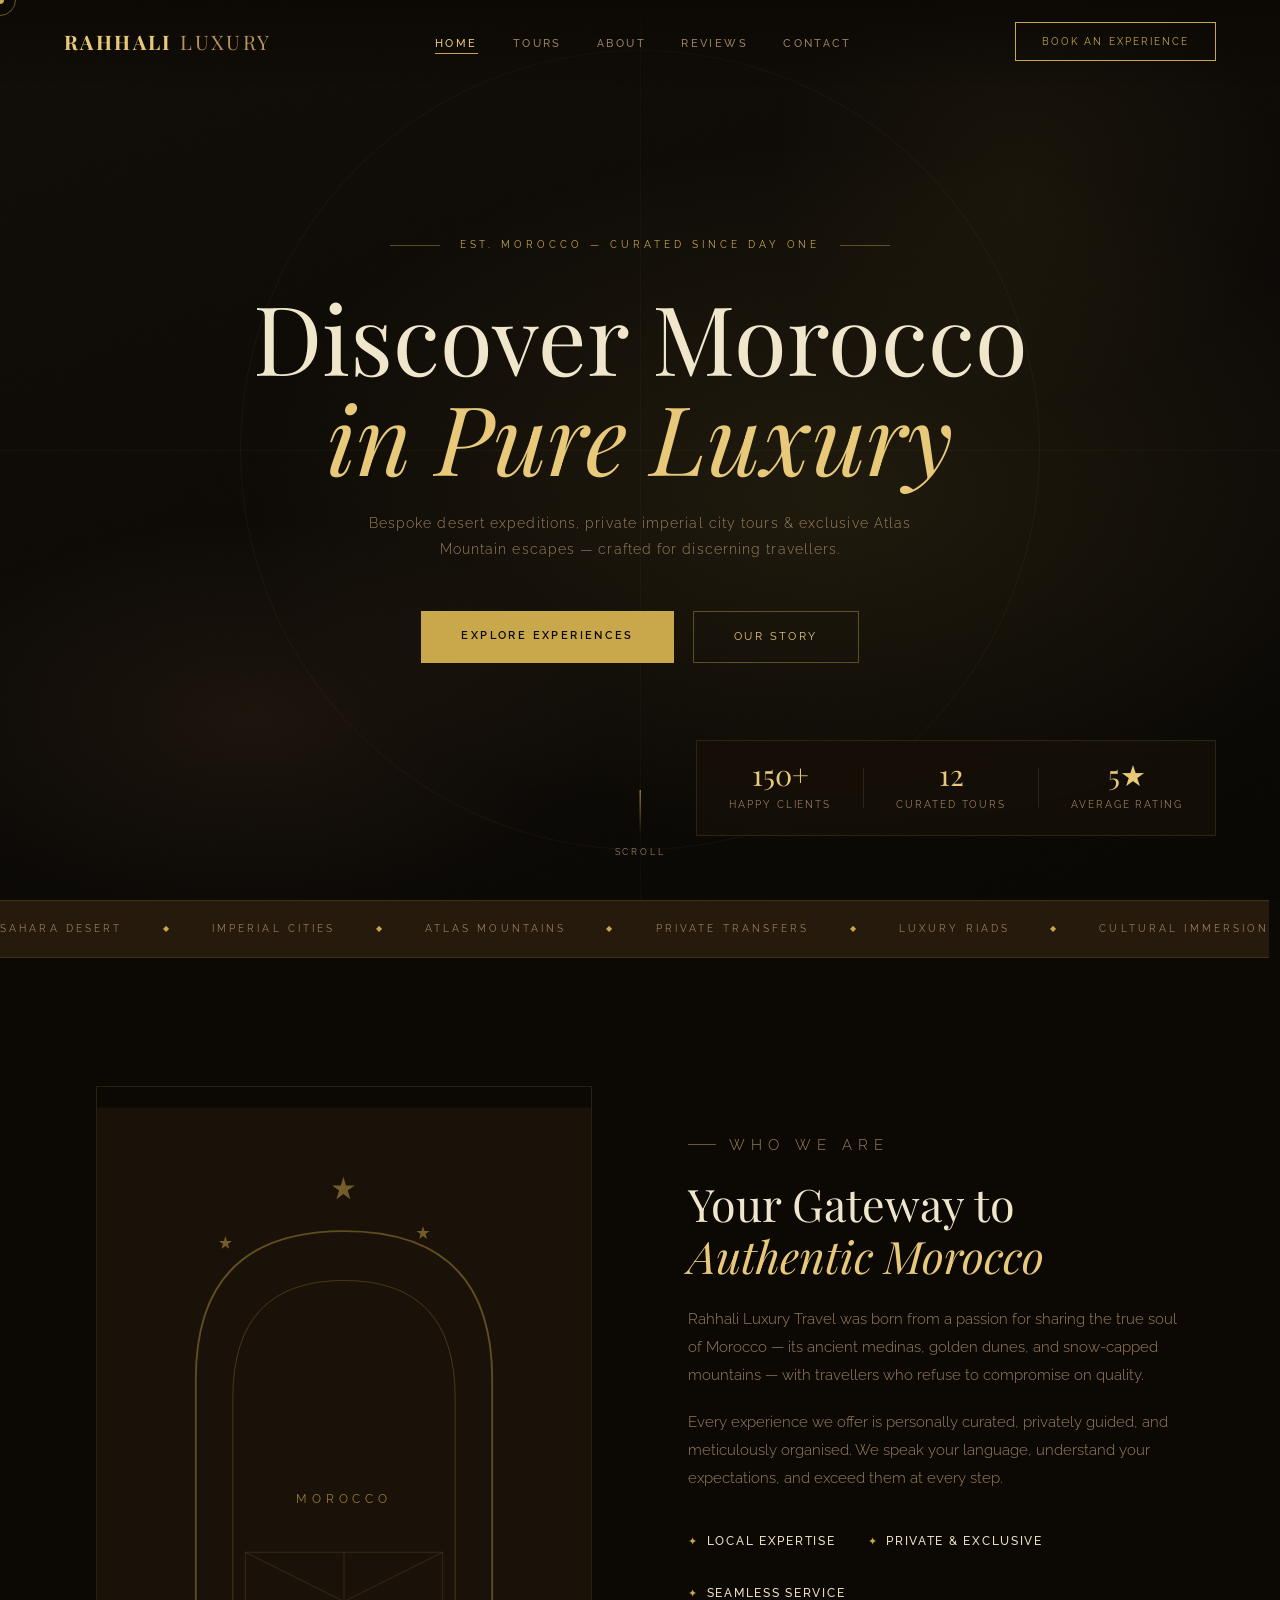
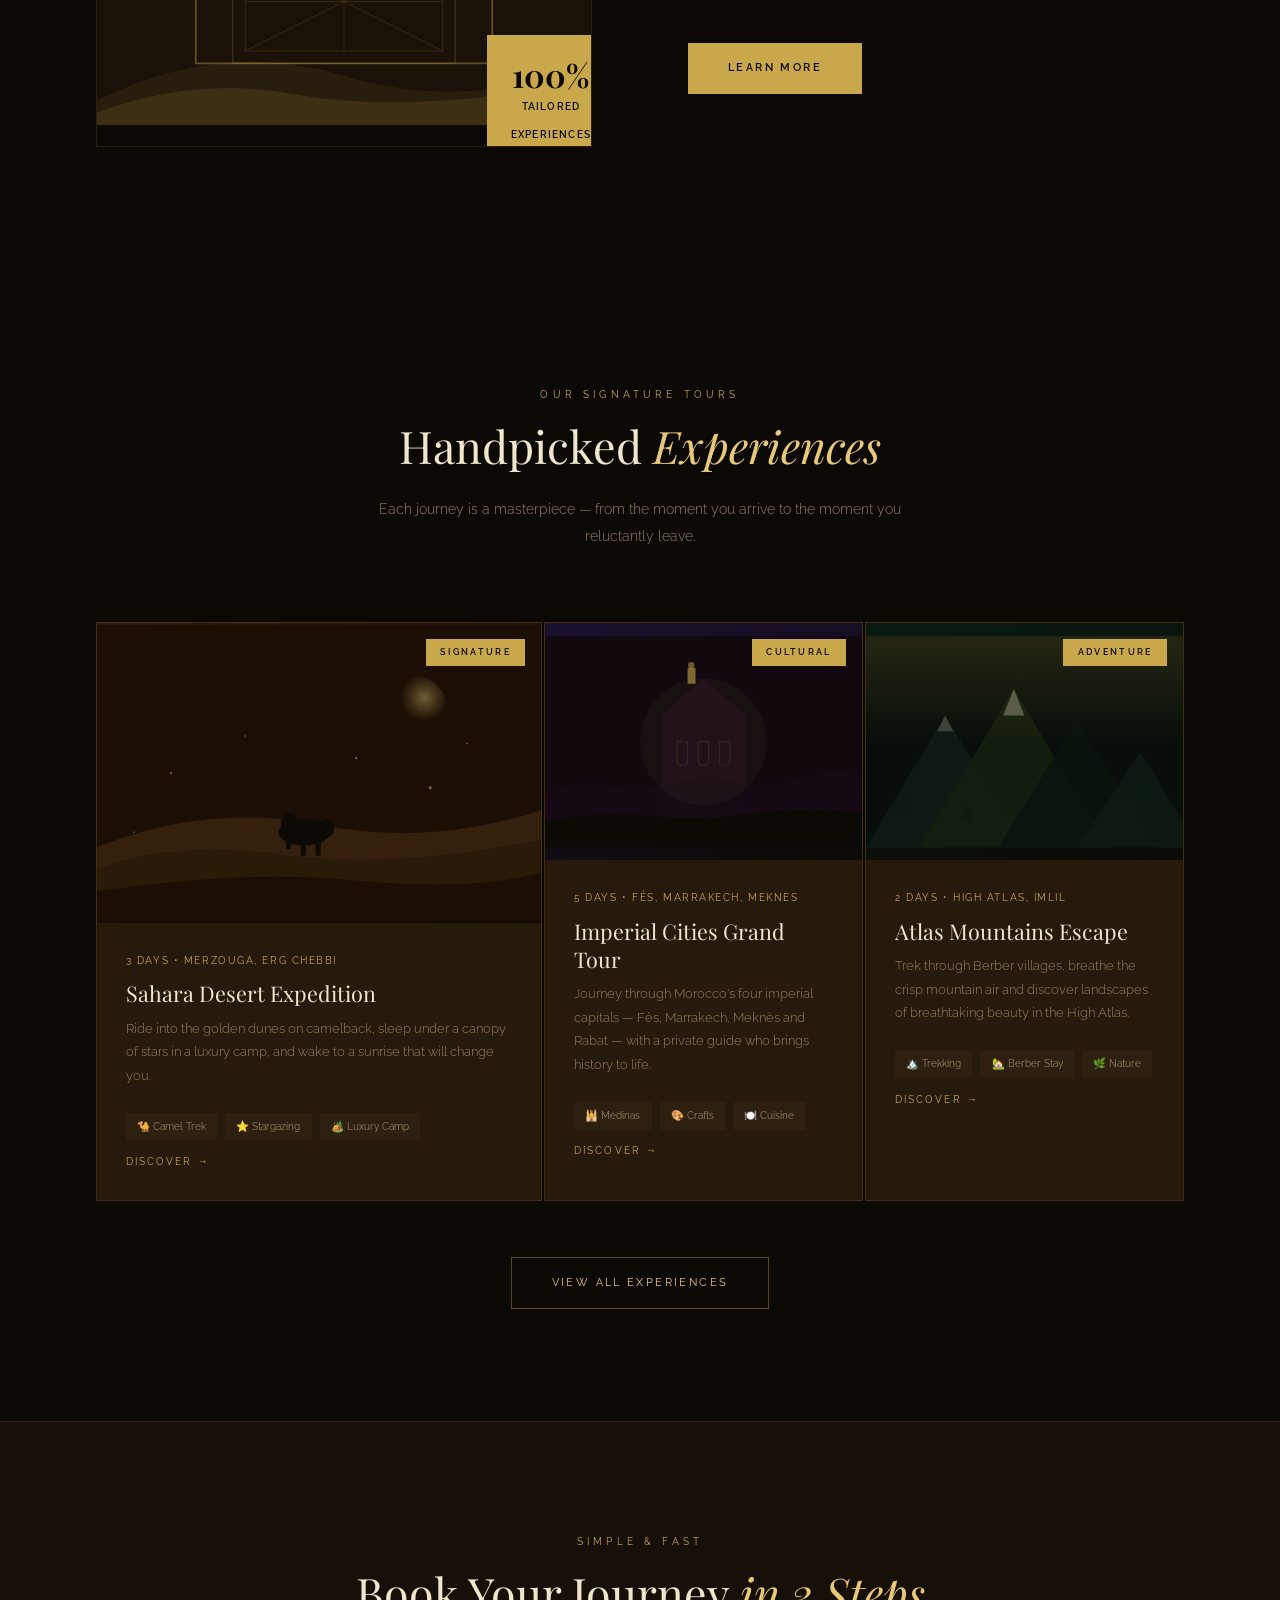
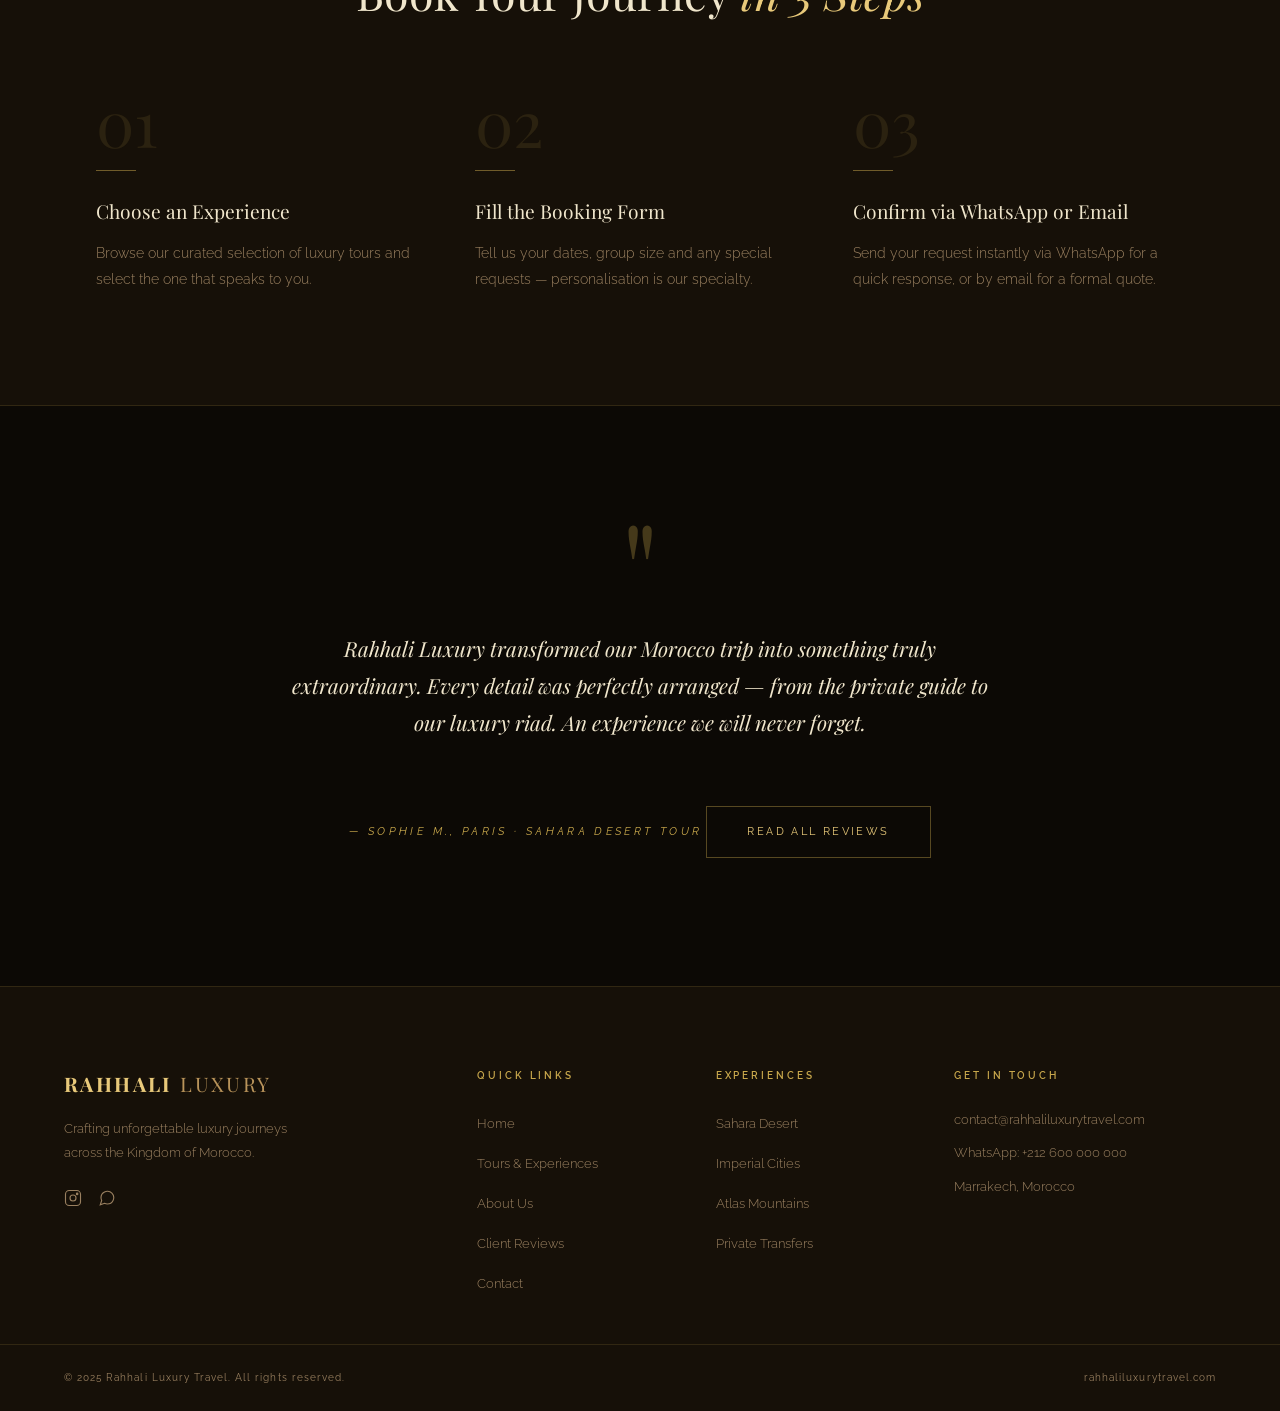
<file: index.html>
<!DOCTYPE html>
<html lang="en">
<head>
  <meta charset="UTF-8"/>
  <meta name="viewport" content="width=device-width, initial-scale=1.0"/>
  <title>Rahhali Luxury Travel — Bespoke Morocco Experiences</title>
  <meta name="description" content="Premium luxury tours and private travel services across Morocco. Desert adventures, Imperial Cities, Atlas Mountains & private transfers."/>
  <link rel="preconnect" href="https://fonts.googleapis.com">
  <link rel="preconnect" href="https://fonts.gstatic.com" crossorigin>
  <link href="https://fonts.googleapis.com/css2?family=Playfair+Display:ital,wght@0,400;0,500;0,700;1,400;1,500&family=Raleway:wght@200;300;400;500;600&display=swap" rel="stylesheet">
  
<style>/* ═══════════════════════════════════════════════════════
   RAHHALI LUXURY TRAVEL — GLOBAL STYLES
   Palette: Gold / Black / Sand / White
═══════════════════════════════════════════════════════ */

*, *::before, *::after { box-sizing: border-box; margin: 0; padding: 0; }

:root {
  --gold:        #C9A84C;
  --gold-light:  #E8C97A;
  --gold-pale:   #F5E8C0;
  --sand:        #EDE0C4;
  --sand-dark:   #B8935A;
  --clay:        #8C5E3C;
  --night:       #0C0905;
  --dark:        #161008;
  --mid:         #251A0C;
  --surface:     #2E2010;
  --text:        #F0E6CC;
  --muted:       #9A8060;
  --border:      rgba(201,168,76,0.15);
  --border-h:    rgba(201,168,76,0.4);
  --white:       #FAFAF7;
}

html { scroll-behavior: smooth; font-size: 16px; }

body {
  font-family: 'Raleway', sans-serif;
  background: var(--night);
  color: var(--text);
  overflow-x: hidden;
  cursor: none;
  line-height: 1.7;
}

/* ── SCROLLBAR ── */
::-webkit-scrollbar { width: 5px; }
::-webkit-scrollbar-track { background: var(--dark); }
::-webkit-scrollbar-thumb { background: var(--gold); border-radius: 3px; }

/* ── CURSOR ── */
.cursor {
  width: 8px; height: 8px; background: var(--gold);
  border-radius: 50%; position: fixed; top: -4px; left: -4px;
  pointer-events: none; z-index: 9999;
  transition: transform 0.1s ease;
  mix-blend-mode: screen;
}
.cursor-ring {
  width: 32px; height: 32px; border: 1px solid var(--gold);
  border-radius: 50%; position: fixed; top: -16px; left: -16px;
  pointer-events: none; z-index: 9998; opacity: 0.5;
  transition: all 0.2s ease;
}
.cursor.hovering { transform: scale(3); }
.cursor-ring.hovering { opacity: 0; }

/* ── SELECTION ── */
::selection { background: var(--gold); color: var(--night); }

/* ── GRAIN OVERLAY ── */
.grain {
  position: absolute; inset: 0; pointer-events: none; z-index: 1; opacity: 0.35;
  background-image: url("data:image/svg+xml,%3Csvg xmlns='http://www.w3.org/2000/svg' width='300' height='300'%3E%3Cfilter id='n'%3E%3CfeTurbulence type='fractalNoise' baseFrequency='0.75' numOctaves='4' stitchTiles='stitch'/%3E%3C/filter%3E%3Crect width='300' height='300' filter='url(%23n)' opacity='0.05'/%3E%3C/svg%3E");
}

/* ══════════════════════
   NAVIGATION
══════════════════════ */
nav {
  position: fixed; top: 0; left: 0; right: 0; z-index: 200;
  display: flex; align-items: center; justify-content: space-between;
  padding: 1.4rem 4rem;
  transition: all 0.4s ease;
  background: linear-gradient(to bottom, rgba(12,9,5,0.9) 0%, transparent 100%);
}
nav.scrolled {
  background: rgba(12,9,5,0.97);
  padding: 1rem 4rem;
  border-bottom: 1px solid var(--border);
}

.nav-logo {
  font-family: 'Playfair Display', serif;
  font-size: 1.25rem; font-weight: 700; letter-spacing: 0.12em;
  color: var(--gold-light); text-decoration: none;
}
.nav-logo span { color: var(--sand-dark); font-weight: 400; }

.nav-links { display: flex; gap: 2.2rem; list-style: none; }
.nav-links a {
  font-size: 0.68rem; font-weight: 500; letter-spacing: 0.22em;
  text-transform: uppercase; color: var(--muted);
  text-decoration: none; transition: color 0.3s; position: relative;
}
.nav-links a::after {
  content: ''; position: absolute; bottom: -4px; left: 0; right: 0;
  height: 1px; background: var(--gold);
  transform: scaleX(0); transition: transform 0.3s;
}
.nav-links a:hover, .nav-links a.active { color: var(--gold-light); }
.nav-links a:hover::after, .nav-links a.active::after { transform: scaleX(1); }

.nav-cta {
  font-size: 0.65rem; letter-spacing: 0.2em; text-transform: uppercase;
  padding: 0.6rem 1.6rem; border: 1px solid var(--gold);
  color: var(--gold); background: transparent; text-decoration: none;
  transition: all 0.3s;
}
.nav-cta:hover { background: var(--gold); color: var(--night); }

.hamburger {
  display: none; flex-direction: column; gap: 5px;
  background: none; border: none; cursor: pointer; padding: 4px;
}
.hamburger span {
  display: block; width: 24px; height: 1px; background: var(--gold);
  transition: all 0.3s;
}
.hamburger.open span:nth-child(1) { transform: translateY(6px) rotate(45deg); }
.hamburger.open span:nth-child(2) { opacity: 0; }
.hamburger.open span:nth-child(3) { transform: translateY(-6px) rotate(-45deg); }

/* Mobile menu */
.mobile-menu {
  position: fixed; inset: 0; background: var(--night); z-index: 190;
  display: flex; align-items: center; justify-content: center;
  transform: translateY(-100%); transition: transform 0.5s cubic-bezier(0.76, 0, 0.24, 1);
}
.mobile-menu.open { transform: translateY(0); }
.mobile-menu ul { list-style: none; text-align: center; }
.mobile-menu li { margin: 1.5rem 0; }
.mobile-menu a {
  font-family: 'Playfair Display', serif; font-size: 2.5rem; font-style: italic;
  color: var(--text); text-decoration: none; transition: color 0.3s;
}
.mobile-menu a:hover { color: var(--gold-light); }

/* ══════════════════════
   HERO
══════════════════════ */
#hero {
  height: 100vh; min-height: 700px;
  position: relative; display: flex; align-items: center; justify-content: center;
  overflow: hidden;
}

.hero-bg {
  position: absolute; inset: 0;
  background:
    radial-gradient(ellipse 70% 60% at 65% 55%, rgba(201,168,76,0.10) 0%, transparent 65%),
    radial-gradient(ellipse 50% 40% at 20% 80%, rgba(140,94,60,0.12) 0%, transparent 55%),
    radial-gradient(ellipse 40% 50% at 80% 20%, rgba(201,168,76,0.06) 0%, transparent 50%),
    linear-gradient(160deg, #100C06 0%, #0C0905 50%, #080603 100%);
}

.hero-geometric {
  position: absolute; inset: 0; pointer-events: none; z-index: 1;
}
.geo-circle {
  position: absolute; top: 50%; left: 50%;
  width: 800px; height: 800px; border-radius: 50%;
  border: 1px solid rgba(201,168,76,0.06);
  transform: translate(-50%, -50%);
}
.geo-line-h {
  position: absolute; top: 50%; left: 0; right: 0;
  height: 1px; background: rgba(201,168,76,0.04);
}
.geo-line-v {
  position: absolute; left: 50%; top: 0; bottom: 0;
  width: 1px; background: rgba(201,168,76,0.04);
}

.hero-content {
  position: relative; z-index: 2; text-align: center; padding: 0 2rem; max-width: 900px;
  animation: fadeUp 1s ease both;
}

.hero-eyebrow {
  font-size: 0.62rem; letter-spacing: 0.4em; text-transform: uppercase;
  color: var(--gold); margin-bottom: 2rem;
  display: flex; align-items: center; justify-content: center; gap: 1.2rem;
}
.hero-eyebrow::before, .hero-eyebrow::after {
  content: ''; width: 50px; height: 1px; background: var(--gold); opacity: 0.4;
}

.hero-title {
  font-family: 'Playfair Display', serif;
  font-size: clamp(3.2rem, 7.5vw, 7rem);
  font-weight: 400; line-height: 1.05; color: var(--text);
  margin-bottom: 1.5rem;
}
.hero-title em { font-style: italic; color: var(--gold-light); display: block; }

.hero-subtitle {
  font-size: 0.85rem; letter-spacing: 0.08em;
  color: var(--muted); margin: 0 auto 3rem; max-width: 560px;
  font-weight: 300; line-height: 1.9;
}

.hero-actions { display: flex; gap: 1.2rem; justify-content: center; flex-wrap: wrap; }

.hero-scroll {
  position: absolute; bottom: 2.5rem; left: 50%; transform: translateX(-50%);
  z-index: 2; display: flex; flex-direction: column; align-items: center; gap: 0.6rem;
  font-size: 0.58rem; letter-spacing: 0.3em; text-transform: uppercase; color: var(--muted);
  animation: scrollBounce 2.5s ease-in-out infinite;
}
.hero-scroll-line {
  width: 1px; height: 45px;
  background: linear-gradient(to bottom, var(--gold), transparent);
}

.hero-stats {
  position: absolute; bottom: 4rem; right: 4rem; z-index: 2;
  display: flex; align-items: center; gap: 0; 
  background: rgba(22,16,8,0.8); border: 1px solid var(--border);
  backdrop-filter: blur(10px);
  animation: fadeIn 1.5s 0.5s ease both; opacity: 0;
}
.stat-item { padding: 1.2rem 2rem; text-align: center; }
.stat-num {
  font-family: 'Playfair Display', serif; font-size: 1.8rem; font-weight: 400;
  color: var(--gold-light); display: block; line-height: 1;
}
.stat-label { font-size: 0.6rem; letter-spacing: 0.2em; text-transform: uppercase; color: var(--muted); }
.stat-divider { width: 1px; height: 40px; background: var(--border); }

/* ── INTRO STRIP ── */
.intro-strip {
  background: var(--mid); border-top: 1px solid var(--border); border-bottom: 1px solid var(--border);
  padding: 1.2rem 0; overflow: hidden;
  display: flex; align-items: center; gap: 2.5rem;
  white-space: nowrap;
  font-size: 0.65rem; letter-spacing: 0.3em; text-transform: uppercase;
  color: var(--muted);
  animation: marquee 20s linear infinite;
  width: max-content;
}
.intro-strip .dot { color: var(--gold); font-size: 0.5rem; }
@keyframes marquee {
  0% { transform: translateX(0); }
  100% { transform: translateX(-50%); }
}

/* ══════════════════════
   LAYOUT UTILITIES
══════════════════════ */
.container { max-width: 1260px; margin: 0 auto; padding: 0 2rem; }
.grid-2 { display: grid; grid-template-columns: 1fr 1fr; gap: 6rem; align-items: center; }
.centered { text-align: center; }
section { padding: 7rem 4rem; }

/* ── TYPOGRAPHY ── */
.section-label {
  font-size: 0.62rem; letter-spacing: 0.42em; text-transform: uppercase;
  color: var(--gold); margin-bottom: 1rem;
  display: flex; align-items: center; gap: 0.8rem;
}
.section-label::before {
  content: ''; width: 28px; height: 1px; background: var(--gold); opacity: 0.5;
}
.centered .section-label { justify-content: center; }
.centered .section-label::before { display: none; }

.section-title {
  font-family: 'Playfair Display', serif;
  font-size: clamp(2.2rem, 3.5vw, 3.5rem);
  font-weight: 400; line-height: 1.15; color: var(--text); margin-bottom: 1.5rem;
}
.section-title em { font-style: italic; color: var(--gold-light); }

.section-header.centered { margin-bottom: 4.5rem; }
.section-desc {
  font-size: 0.9rem; color: var(--muted); max-width: 540px;
  margin: 0 auto; font-weight: 300; line-height: 1.9;
}

/* ── BUTTONS ── */
.btn-primary {
  display: inline-block; font-size: 0.68rem; letter-spacing: 0.22em; text-transform: uppercase;
  padding: 1rem 2.5rem; background: var(--gold); color: var(--night);
  text-decoration: none; font-weight: 600; transition: all 0.3s;
  position: relative; overflow: hidden;
}
.btn-primary::after {
  content: ''; position: absolute; inset: 0; background: var(--gold-light);
  transform: translateX(-101%); transition: transform 0.3s ease;
}
.btn-primary:hover::after { transform: translateX(0); }
.btn-primary span { position: relative; z-index: 1; }
.btn-primary:hover { color: var(--night); }

.btn-ghost {
  display: inline-block; font-size: 0.68rem; letter-spacing: 0.22em; text-transform: uppercase;
  padding: 1rem 2.5rem; border: 1px solid var(--border-h);
  color: var(--gold-light); text-decoration: none; transition: all 0.3s;
}
.btn-ghost:hover { background: rgba(201,168,76,0.06); border-color: var(--gold); }

/* ══════════════════════
   ABOUT TEASER
══════════════════════ */
#about-teaser { padding: 8rem 4rem; }
#about-teaser .container { max-width: 1260px; margin: 0 auto; }

.about-visual { position: relative; }
.about-img-frame {
  position: relative; border: 1px solid var(--border);
  overflow: hidden;
}
.about-img-inner { aspect-ratio: 3/4; overflow: hidden; }
.about-illustration { display: block; width: 100%; height: 100%; }

.about-badge {
  position: absolute; bottom: -1.5rem; right: -1.5rem;
  background: var(--gold); color: var(--night);
  padding: 1.5rem; text-align: center; min-width: 120px;
}
.badge-num {
  font-family: 'Playfair Display', serif; font-size: 2rem; font-weight: 700;
  display: block; line-height: 1;
}
.badge-text { font-size: 0.62rem; letter-spacing: 0.12em; text-transform: uppercase; font-weight: 600; }

.about-text p {
  font-size: 0.92rem; line-height: 1.9; color: var(--muted); font-weight: 300;
  margin-bottom: 1.2rem;
}

.pillars {
  display: flex; gap: 2rem; margin: 2.5rem 0;
  flex-wrap: wrap;
}
.pillar { display: flex; align-items: center; gap: 0.6rem; }
.pillar-icon { color: var(--gold); font-size: 0.7rem; }
.pillar span { font-size: 0.72rem; letter-spacing: 0.15em; text-transform: uppercase; color: var(--sand); font-weight: 500; }

/* ══════════════════════
   TOURS GRID
══════════════════════ */
.tours-grid {
  display: grid; grid-template-columns: 1.4fr 1fr 1fr;
  gap: 2px;
}

.tour-card {
  background: var(--mid); border: 1px solid var(--border);
  overflow: hidden; transition: border-color 0.3s;
  display: flex; flex-direction: column;
}
.tour-card:hover { border-color: var(--border-h); }

.tour-card-img {
  position: relative; overflow: hidden;
  aspect-ratio: 4/3;
  display: flex; align-items: center; justify-content: center;
  transition: transform 0.5s ease;
}
.featured-card .tour-card-img { aspect-ratio: unset; flex: 1; min-height: 300px; }
.tour-card:hover .tour-card-img svg { transform: scale(1.04); transition: transform 0.5s ease; }

.tour-tag {
  position: absolute; top: 1rem; right: 1rem;
  font-size: 0.58rem; letter-spacing: 0.25em; text-transform: uppercase;
  background: var(--gold); color: var(--night); padding: 0.35rem 0.9rem; font-weight: 600;
}

.tour-card-body { padding: 1.8rem; display: flex; flex-direction: column; gap: 0.6rem; }
.tour-meta { font-size: 0.65rem; letter-spacing: 0.15em; color: var(--gold); text-transform: uppercase; }
.tour-card-body h3 {
  font-family: 'Playfair Display', serif; font-size: 1.35rem; font-weight: 400;
  color: var(--text); line-height: 1.3;
}
.tour-card-body p { font-size: 0.82rem; color: var(--muted); line-height: 1.8; font-weight: 300; }

.tour-card-footer { display: flex; justify-content: space-between; align-items: flex-end; margin-top: 1rem; flex-wrap: wrap; gap: 0.8rem; }
.tour-highlights { display: flex; flex-wrap: wrap; gap: 0.5rem; }
.tour-highlights span { font-size: 0.65rem; background: var(--surface); padding: 0.3rem 0.7rem; color: var(--muted); }

.tour-link {
  font-size: 0.65rem; letter-spacing: 0.2em; text-transform: uppercase;
  color: var(--gold); text-decoration: none; transition: color 0.3s; white-space: nowrap;
}
.tour-link:hover { color: var(--gold-light); }

/* ══════════════════════
   HOW IT WORKS
══════════════════════ */
#how-it-works {
  background: var(--dark);
  border-top: 1px solid var(--border);
  border-bottom: 1px solid var(--border);
}
.steps-grid { display: grid; grid-template-columns: repeat(3, 1fr); gap: 3rem; margin-top: 4rem; }
.step { position: relative; }
.step-num {
  font-family: 'Playfair Display', serif; font-size: 4rem; font-weight: 400;
  color: rgba(201,168,76,0.12); line-height: 1; margin-bottom: 1rem;
  display: block;
}
.step-line {
  width: 40px; height: 1px; background: var(--gold); margin-bottom: 1.5rem; opacity: 0.5;
}
.step h3 {
  font-family: 'Playfair Display', serif; font-size: 1.2rem; font-weight: 400;
  color: var(--text); margin-bottom: 0.8rem;
}
.step p { font-size: 0.85rem; color: var(--muted); font-weight: 300; line-height: 1.9; }

/* ══════════════════════
   TESTIMONIAL TEASER
══════════════════════ */
#testimonial-teaser { text-align: center; padding: 8rem 4rem; }
.testimonial-inner { max-width: 700px; margin: 0 auto; }
.quote-mark {
  font-family: 'Playfair Display', serif; font-size: 8rem; line-height: 0.5;
  color: var(--gold); opacity: 0.3; display: block; margin-bottom: 2rem;
}
blockquote {
  font-family: 'Playfair Display', serif; font-size: 1.3rem; font-style: italic;
  color: var(--text); line-height: 1.8; font-weight: 400; margin-bottom: 1.5rem;
}
cite { font-size: 0.7rem; letter-spacing: 0.3em; text-transform: uppercase; color: var(--gold); }

/* ══════════════════════
   TOURS PAGE
══════════════════════ */
.page-hero {
  height: 55vh; min-height: 420px; position: relative;
  display: flex; align-items: center; justify-content: center;
  overflow: hidden;
}
.page-hero-bg {
  position: absolute; inset: 0;
  background:
    radial-gradient(ellipse 60% 50% at 50% 60%, rgba(201,168,76,0.1) 0%, transparent 70%),
    linear-gradient(160deg, #120E06 0%, #0C0905 100%);
}
.page-hero-content { position: relative; z-index: 2; text-align: center; }
.page-hero h1 {
  font-family: 'Playfair Display', serif; font-size: clamp(3rem, 6vw, 5.5rem);
  font-weight: 400; color: var(--text);
}
.page-hero h1 em { font-style: italic; color: var(--gold-light); }
.page-hero p { font-size: 0.85rem; color: var(--muted); margin-top: 1rem; letter-spacing: 0.08em; }

/* Full tours list */
.tours-list { display: flex; flex-direction: column; gap: 0; }
.tour-detail-card {
  display: grid; grid-template-columns: 1fr 1.5fr;
  border: 1px solid var(--border); border-top: none; overflow: hidden;
  transition: border-color 0.3s;
}
.tour-detail-card:first-child { border-top: 1px solid var(--border); }
.tour-detail-card:hover { border-color: var(--border-h); }
.tour-detail-card:nth-child(even) { direction: rtl; }
.tour-detail-card:nth-child(even) > * { direction: ltr; }

.tour-detail-img {
  min-height: 380px; display: flex; align-items: center; justify-content: center;
  overflow: hidden; position: relative;
}
.tour-detail-img svg { transition: transform 0.6s ease; }
.tour-detail-card:hover .tour-detail-img svg { transform: scale(1.05); }

.tour-detail-body { padding: 3.5rem; display: flex; flex-direction: column; gap: 1rem; justify-content: center; }
.tour-detail-body .tour-meta { display: flex; gap: 1.5rem; flex-wrap: wrap; }
.tour-detail-body h2 {
  font-family: 'Playfair Display', serif; font-size: 2.2rem; font-weight: 400;
  color: var(--text); line-height: 1.2;
}
.tour-detail-body .description { font-size: 0.9rem; color: var(--muted); line-height: 1.9; font-weight: 300; }

.inclusions-grid { display: grid; grid-template-columns: 1fr 1fr; gap: 0.5rem; margin: 0.5rem 0; }
.inclusion-item { font-size: 0.72rem; color: var(--muted); display: flex; align-items: center; gap: 0.5rem; }
.inclusion-item::before { content: '✓'; color: var(--gold); font-size: 0.7rem; }

.tour-actions { display: flex; gap: 1rem; flex-wrap: wrap; margin-top: 0.5rem; }

/* Booking Modal */
.modal-overlay {
  position: fixed; inset: 0; background: rgba(0,0,0,0.85); z-index: 500;
  display: flex; align-items: center; justify-content: center;
  opacity: 0; pointer-events: none; transition: opacity 0.3s;
  backdrop-filter: blur(6px);
}
.modal-overlay.open { opacity: 1; pointer-events: all; }
.modal {
  background: var(--dark); border: 1px solid var(--border);
  padding: 3rem; max-width: 560px; width: 90%; max-height: 90vh; overflow-y: auto;
  transform: translateY(20px); transition: transform 0.3s;
}
.modal-overlay.open .modal { transform: translateY(0); }
.modal-header { display: flex; justify-content: space-between; align-items: flex-start; margin-bottom: 2rem; }
.modal-header h3 { font-family: 'Playfair Display', serif; font-size: 1.6rem; font-weight: 400; color: var(--text); }
.modal-close { background: none; border: none; color: var(--muted); font-size: 1.5rem; cursor: pointer; transition: color 0.3s; line-height: 1; }
.modal-close:hover { color: var(--gold); }

/* ══════════════════════
   FORMS
══════════════════════ */
.form-group { margin-bottom: 1.4rem; }
.form-row { display: grid; grid-template-columns: 1fr 1fr; gap: 1rem; }
label { display: block; font-size: 0.62rem; letter-spacing: 0.22em; text-transform: uppercase; color: var(--muted); margin-bottom: 0.5rem; }
input, textarea, select {
  width: 100%; background: var(--surface); border: 1px solid var(--border);
  color: var(--text); padding: 0.9rem 1.1rem;
  font-family: 'Raleway', sans-serif; font-size: 0.85rem; font-weight: 300;
  outline: none; transition: border-color 0.3s; appearance: none;
}
input:focus, textarea:focus, select:focus { border-color: var(--gold); }
input::placeholder, textarea::placeholder { color: var(--muted); }
textarea { resize: vertical; min-height: 130px; }
select { cursor: pointer; background-image: url("data:image/svg+xml,%3Csvg xmlns='http://www.w3.org/2000/svg' width='12' height='8' viewBox='0 0 12 8'%3E%3Cpath d='M1 1l5 5 5-5' stroke='%23C9A84C' stroke-width='1.5' fill='none'/%3E%3C/svg%3E"); background-repeat: no-repeat; background-position: right 1rem center; padding-right: 2.5rem; }
option { background: var(--dark); }

.form-actions { display: flex; gap: 1rem; flex-wrap: wrap; margin-top: 2rem; }

.btn-whatsapp {
  display: inline-flex; align-items: center; gap: 0.6rem;
  font-size: 0.68rem; letter-spacing: 0.18em; text-transform: uppercase;
  padding: 1rem 2rem; background: #25D366; color: #fff;
  text-decoration: none; font-weight: 600; transition: all 0.3s; border: none; cursor: pointer;
  font-family: 'Raleway', sans-serif;
}
.btn-whatsapp:hover { background: #1ebe5d; }

.btn-email {
  display: inline-flex; align-items: center; gap: 0.6rem;
  font-size: 0.68rem; letter-spacing: 0.18em; text-transform: uppercase;
  padding: 1rem 2rem; background: transparent; border: 1px solid var(--border-h);
  color: var(--gold-light); text-decoration: none; font-weight: 500; transition: all 0.3s; cursor: pointer;
  font-family: 'Raleway', sans-serif;
}
.btn-email:hover { background: rgba(201,168,76,0.06); }

/* ══════════════════════
   ABOUT PAGE
══════════════════════ */
.values-grid { display: grid; grid-template-columns: repeat(3, 1fr); gap: 2px; margin-top: 4rem; }
.value-card {
  background: var(--mid); padding: 3rem 2.5rem; border: 1px solid var(--border);
  transition: border-color 0.3s;
}
.value-card:hover { border-color: var(--border-h); }
.value-icon { font-size: 1.5rem; margin-bottom: 1.5rem; display: block; }
.value-card h3 {
  font-family: 'Playfair Display', serif; font-size: 1.2rem; font-weight: 400;
  color: var(--text); margin-bottom: 0.8rem;
}
.value-card p { font-size: 0.82rem; color: var(--muted); line-height: 1.9; font-weight: 300; }

.team-section { margin-top: 6rem; }
.stats-row {
  display: grid; grid-template-columns: repeat(4, 1fr);
  gap: 2px; margin-top: 4rem;
}
.stat-box {
  background: var(--mid); padding: 2.5rem; text-align: center; border: 1px solid var(--border);
}
.stat-box .big-num {
  font-family: 'Playfair Display', serif; font-size: 3rem; color: var(--gold-light);
  display: block; line-height: 1;
}
.stat-box span { font-size: 0.65rem; letter-spacing: 0.22em; text-transform: uppercase; color: var(--muted); }

/* ══════════════════════
   REVIEWS PAGE
══════════════════════ */
.reviews-grid { display: grid; grid-template-columns: repeat(2, 1fr); gap: 2px; }
.review-card {
  background: var(--mid); padding: 2.5rem; border: 1px solid var(--border);
}
.review-stars { color: var(--gold); font-size: 0.85rem; margin-bottom: 1rem; letter-spacing: 0.1em; }
.review-card blockquote {
  font-size: 0.9rem; font-style: normal; color: var(--muted); line-height: 1.85;
  font-family: 'Raleway', sans-serif; font-weight: 300; margin-bottom: 1.5rem;
}
.reviewer-info { display: flex; align-items: center; gap: 1rem; }
.reviewer-avatar {
  width: 40px; height: 40px; border-radius: 50%;
  background: var(--gold); display: flex; align-items: center; justify-content: center;
  font-family: 'Playfair Display', serif; font-size: 1rem; color: var(--night); font-weight: 700;
}
.reviewer-name { font-size: 0.75rem; font-weight: 600; color: var(--text); }
.reviewer-tour { font-size: 0.62rem; letter-spacing: 0.18em; text-transform: uppercase; color: var(--gold); }

.review-form-section { margin-top: 6rem; }
.review-form-card {
  background: var(--mid); border: 1px solid var(--border); padding: 3.5rem; max-width: 700px; margin: 3rem auto 0;
}
.photo-upload-area {
  border: 1px dashed var(--border-h); padding: 2rem; text-align: center;
  cursor: pointer; transition: all 0.3s; position: relative;
}
.photo-upload-area:hover { border-color: var(--gold); background: rgba(201,168,76,0.03); }
.photo-upload-area input[type="file"] { position: absolute; inset: 0; opacity: 0; cursor: pointer; }
.upload-icon { font-size: 1.5rem; display: block; margin-bottom: 0.8rem; color: var(--gold); }
.upload-label { font-size: 0.72rem; color: var(--muted); letter-spacing: 0.1em; }
.upload-hint { font-size: 0.62rem; color: var(--muted); opacity: 0.6; margin-top: 0.3rem; }

/* ══════════════════════
   CONTACT PAGE
══════════════════════ */
.contact-grid { display: grid; grid-template-columns: 1fr 1.6fr; gap: 5rem; align-items: start; }
.contact-info { display: flex; flex-direction: column; gap: 2.5rem; }
.contact-item { display: flex; flex-direction: column; gap: 0.4rem; }
.contact-item-label { font-size: 0.6rem; letter-spacing: 0.3em; text-transform: uppercase; color: var(--gold); }
.contact-item-value { font-size: 0.9rem; color: var(--text); font-weight: 300; }
.contact-item-value a { color: var(--text); text-decoration: none; transition: color 0.3s; }
.contact-item-value a:hover { color: var(--gold-light); }

.contact-form-card { background: var(--mid); border: 1px solid var(--border); padding: 3rem; }

/* ══════════════════════
   FOOTER
══════════════════════ */
footer {
  background: var(--dark); border-top: 1px solid var(--border); margin-top: auto;
}
.footer-inner {
  display: grid; grid-template-columns: 2fr 1fr 1fr 1.5fr;
  gap: 4rem; padding: 5rem 4rem 3rem; max-width: 1400px; margin: 0 auto;
}
.footer-brand .nav-logo { display: block; margin-bottom: 1rem; }
.footer-brand p { font-size: 0.82rem; color: var(--muted); line-height: 1.8; font-weight: 300; max-width: 260px; margin-bottom: 1.5rem; }
.social-links { display: flex; gap: 1rem; }
.social-links a { color: var(--muted); transition: color 0.3s; display: flex; }
.social-links a:hover { color: var(--gold); }

.footer-links h4, .footer-contact h4 {
  font-size: 0.65rem; letter-spacing: 0.28em; text-transform: uppercase;
  color: var(--gold); margin-bottom: 1.5rem; font-weight: 600;
}
.footer-links ul { list-style: none; display: flex; flex-direction: column; gap: 0.8rem; }
.footer-links a { font-size: 0.82rem; color: var(--muted); text-decoration: none; font-weight: 300; transition: color 0.3s; }
.footer-links a:hover { color: var(--gold-light); }

.footer-contact p { font-size: 0.82rem; color: var(--muted); margin-bottom: 0.7rem; font-weight: 300; }
.footer-contact a { color: var(--muted); text-decoration: none; transition: color 0.3s; }
.footer-contact a:hover { color: var(--gold-light); }

.footer-bottom {
  border-top: 1px solid var(--border); padding: 1.5rem 4rem;
  display: flex; justify-content: space-between;
  font-size: 0.65rem; letter-spacing: 0.1em; color: var(--muted);
  max-width: 1400px; margin: 0 auto;
}

/* ══════════════════════
   ANIMATIONS
══════════════════════ */
@keyframes fadeUp {
  from { opacity: 0; transform: translateY(30px); }
  to   { opacity: 1; transform: translateY(0); }
}
@keyframes fadeIn {
  from { opacity: 0; }
  to   { opacity: 1; }
}
@keyframes scrollBounce {
  0%, 100% { transform: translateX(-50%) translateY(0); }
  50%       { transform: translateX(-50%) translateY(8px); }
}

.reveal {
  opacity: 0; transform: translateY(25px);
  transition: opacity 0.7s ease, transform 0.7s ease;
}
.reveal.visible { opacity: 1; transform: translateY(0); }

/* ══════════════════════
   RESPONSIVE
══════════════════════ */
@media (max-width: 1100px) {
  .tours-grid { grid-template-columns: 1fr 1fr; }
  .featured-card { grid-column: span 2; }
  .stats-row { grid-template-columns: repeat(2, 1fr); }
}

@media (max-width: 900px) {
  nav { padding: 1.2rem 2rem; }
  nav.scrolled { padding: 0.9rem 2rem; }
  .nav-links, .nav-cta { display: none; }
  .hamburger { display: flex; }
  section { padding: 5rem 2rem; }
  .grid-2 { grid-template-columns: 1fr; gap: 3rem; }
  .tours-grid { grid-template-columns: 1fr; }
  .featured-card { grid-column: span 1; }
  .steps-grid { grid-template-columns: 1fr; gap: 2.5rem; }
  .values-grid { grid-template-columns: 1fr; }
  .reviews-grid { grid-template-columns: 1fr; }
  .contact-grid { grid-template-columns: 1fr; gap: 3rem; }
  .footer-inner { grid-template-columns: 1fr 1fr; gap: 2.5rem; }
  .hero-stats { display: none; }
  .tour-detail-card { grid-template-columns: 1fr; }
  .tour-detail-card:nth-child(even) { direction: ltr; }
  .form-row { grid-template-columns: 1fr; }
}

@media (max-width: 600px) {
  .hero-title { font-size: 2.8rem; }
  .hero-actions { flex-direction: column; align-items: center; }
  .footer-inner { grid-template-columns: 1fr; }
  .footer-bottom { flex-direction: column; gap: 0.5rem; text-align: center; }
  .intro-strip { display: none; }
  body { cursor: auto; }
  .cursor, .cursor-ring { display: none; }
  .stats-row { grid-template-columns: 1fr 1fr; }
}
</style>
</head>
<body>

  <!-- CURSOR -->
  <div class="cursor" id="cursor"></div>
  <div class="cursor-ring" id="cursorRing"></div>

  <!-- NAV -->
  <nav id="navbar">
    <a href="index.html" class="nav-logo">RAHHALI <span>LUXURY</span></a>
    <ul class="nav-links">
      <li><a href="index.html" class="active">Home</a></li>
      <li><a href="tours.html">Tours</a></li>
      <li><a href="about.html">About</a></li>
      <li><a href="reviews.html">Reviews</a></li>
      <li><a href="contact.html">Contact</a></li>
    </ul>
    <a href="tours.html" class="nav-cta">Book an Experience</a>
    <button class="hamburger" id="hamburger" aria-label="Menu">
      <span></span><span></span><span></span>
    </button>
  </nav>

  <!-- MOBILE MENU -->
  <div class="mobile-menu" id="mobileMenu">
    <ul>
      <li><a href="index.html">Home</a></li>
      <li><a href="tours.html">Tours</a></li>
      <li><a href="about.html">About</a></li>
      <li><a href="reviews.html">Reviews</a></li>
      <li><a href="contact.html">Contact</a></li>
    </ul>
  </div>

  <!-- HERO -->
  <section id="hero">
    <div class="hero-bg"></div>
    <div class="grain"></div>
    <div class="hero-geometric">
      <div class="geo-circle"></div>
      <div class="geo-line-h"></div>
      <div class="geo-line-v"></div>
    </div>
    <div class="hero-content">
      <p class="hero-eyebrow">Est. Morocco — Curated Since Day One</p>
      <h1 class="hero-title">
        Discover Morocco<br/><em>in Pure Luxury</em>
      </h1>
      <p class="hero-subtitle">Bespoke desert expeditions, private imperial city tours & exclusive Atlas Mountain escapes — crafted for discerning travellers.</p>
      <div class="hero-actions">
        <a href="tours.html" class="btn-primary"><span>Explore Experiences</span></a>
        <a href="about.html" class="btn-ghost">Our Story</a>
      </div>
    </div>
    <div class="hero-scroll">
      <div class="hero-scroll-line"></div>
      <span>Scroll</span>
    </div>

    <!-- Floating stats -->
    <div class="hero-stats">
      <div class="stat-item">
        <span class="stat-num">150+</span>
        <span class="stat-label">Happy Clients</span>
      </div>
      <div class="stat-divider"></div>
      <div class="stat-item">
        <span class="stat-num">12</span>
        <span class="stat-label">Curated Tours</span>
      </div>
      <div class="stat-divider"></div>
      <div class="stat-item">
        <span class="stat-num">5★</span>
        <span class="stat-label">Average Rating</span>
      </div>
    </div>
  </section>

  <!-- INTRO STRIP -->
  <div class="intro-strip">
    <span>Sahara Desert</span>
    <span class="dot">◆</span>
    <span>Imperial Cities</span>
    <span class="dot">◆</span>
    <span>Atlas Mountains</span>
    <span class="dot">◆</span>
    <span>Private Transfers</span>
    <span class="dot">◆</span>
    <span>Luxury Riads</span>
    <span class="dot">◆</span>
    <span>Cultural Immersion</span>
  </div>

  <!-- ABOUT TEASER -->
  <section id="about-teaser">
    <div class="container grid-2">
      <div class="about-visual">
        <div class="about-img-frame">
          <div class="about-img-inner">
            <svg viewBox="0 0 400 500" xmlns="http://www.w3.org/2000/svg" class="about-illustration">
              <!-- Stylized Moroccan arch / riad illustration -->
              <defs>
                <linearGradient id="archGrad" x1="0%" y1="0%" x2="100%" y2="100%">
                  <stop offset="0%" style="stop-color:#C9A84C;stop-opacity:0.3"/>
                  <stop offset="100%" style="stop-color:#8C5E3C;stop-opacity:0.1"/>
                </linearGradient>
              </defs>
              <!-- Background -->
              <rect width="400" height="500" fill="#1A1208"/>
              <!-- Arch -->
              <path d="M80 450 L80 220 Q80 100 200 100 Q320 100 320 220 L320 450 Z" fill="none" stroke="#C9A84C" stroke-width="1.5" opacity="0.4"/>
              <!-- Inner arch -->
              <path d="M110 450 L110 235 Q110 140 200 140 Q290 140 290 235 L290 450 Z" fill="none" stroke="#C9A84C" stroke-width="0.8" opacity="0.25"/>
              <!-- Stars pattern -->
              <g opacity="0.5" fill="#C9A84C">
                <polygon points="200,60 203,70 213,70 205,76 208,86 200,80 192,86 195,76 187,70 197,70" transform="scale(0.7) translate(85,20)"/>
                <polygon points="200,60 203,70 213,70 205,76 208,86 200,80 192,86 195,76 187,70 197,70" transform="scale(0.4) translate(60,200)"/>
                <polygon points="200,60 203,70 213,70 205,76 208,86 200,80 192,86 195,76 187,70 197,70" transform="scale(0.4) translate(460,180)"/>
              </g>
              <!-- Geometric zellige pattern at bottom -->
              <g opacity="0.2" stroke="#E8C97A" stroke-width="0.5" fill="none">
                <rect x="120" y="360" width="160" height="80"/>
                <line x1="120" y1="400" x2="280" y2="400"/>
                <line x1="200" y1="360" x2="200" y2="440"/>
                <line x1="120" y1="360" x2="200" y2="400"/>
                <line x1="280" y1="360" x2="200" y2="400"/>
                <line x1="120" y1="440" x2="200" y2="400"/>
                <line x1="280" y1="440" x2="200" y2="400"/>
              </g>
              <!-- Dunes at bottom -->
              <path d="M0 480 Q100 430 200 460 Q300 490 400 450 L400 500 L0 500 Z" fill="#C9A84C" opacity="0.08"/>
              <path d="M0 490 Q80 460 160 475 Q250 492 400 465 L400 500 L0 500 Z" fill="#C9A84C" opacity="0.12"/>
              <!-- Label -->
              <text x="200" y="320" text-anchor="middle" font-family="Raleway,sans-serif" font-size="10" letter-spacing="4" fill="#C9A84C" opacity="0.7">MOROCCO</text>
            </svg>
          </div>
          <div class="about-badge">
            <span class="badge-num">100%</span>
            <span class="badge-text">Tailored<br/>Experiences</span>
          </div>
        </div>
      </div>
      <div class="about-text">
        <p class="section-label">Who We Are</p>
        <h2 class="section-title">Your Gateway to <em>Authentic Morocco</em></h2>
        <p>Rahhali Luxury Travel was born from a passion for sharing the true soul of Morocco — its ancient medinas, golden dunes, and snow-capped mountains — with travellers who refuse to compromise on quality.</p>
        <p>Every experience we offer is personally curated, privately guided, and meticulously organised. We speak your language, understand your expectations, and exceed them at every step.</p>
        <div class="pillars">
          <div class="pillar">
            <div class="pillar-icon">✦</div>
            <span>Local Expertise</span>
          </div>
          <div class="pillar">
            <div class="pillar-icon">✦</div>
            <span>Private & Exclusive</span>
          </div>
          <div class="pillar">
            <div class="pillar-icon">✦</div>
            <span>Seamless Service</span>
          </div>
        </div>
        <a href="about.html" class="btn-primary"><span>Learn More</span></a>
      </div>
    </div>
  </section>

  <!-- FEATURED EXPERIENCES -->
  <section id="featured">
    <div class="container">
      <div class="section-header centered">
        <p class="section-label">Our Signature Tours</p>
        <h2 class="section-title">Handpicked <em>Experiences</em></h2>
        <p class="section-desc">Each journey is a masterpiece — from the moment you arrive to the moment you reluctantly leave.</p>
      </div>
      <div class="tours-grid">

        <div class="tour-card featured-card">
          <div class="tour-card-img" style="background: linear-gradient(160deg, #2D1A0A 0%, #0D0A06 100%);">
            <svg viewBox="0 0 600 400" xmlns="http://www.w3.org/2000/svg" width="100%" height="100%">
              <defs>
                <radialGradient id="sun1" cx="70%" cy="30%" r="30%">
                  <stop offset="0%" style="stop-color:#E8C97A;stop-opacity:0.6"/>
                  <stop offset="100%" style="stop-color:#C9A84C;stop-opacity:0"/>
                </radialGradient>
              </defs>
              <rect width="600" height="400" fill="#1A0E05"/>
              <circle cx="420" cy="120" r="55" fill="url(#sun1)" opacity="0.7"/>
              <path d="M0 300 Q150 240 300 270 Q450 300 600 250 L600 400 L0 400 Z" fill="#3D2510" opacity="0.8"/>
              <path d="M0 330 Q100 290 250 310 Q400 330 600 290 L600 400 L0 400 Z" fill="#2A1A08" opacity="0.9"/>
              <path d="M0 360 Q200 330 350 345 Q500 360 600 335 L600 400 L0 400 Z" fill="#1A0E05"/>
              <g fill="#C9A84C" opacity="0.6">
                <circle cx="100" cy="200" r="1.5"/>
                <circle cx="200" cy="150" r="1"/>
                <circle cx="350" cy="180" r="1.5"/>
                <circle cx="500" cy="160" r="1"/>
                <circle cx="50" cy="280" r="1"/>
                <circle cx="450" cy="220" r="2"/>
              </g>
              <!-- Camel silhouette -->
              <g fill="#0D0A06" transform="translate(240, 260)">
                <ellipse cx="40" cy="20" rx="35" ry="18"/>
                <ellipse cx="20" cy="10" rx="12" ry="16"/>
                <rect x="35" y="30" width="7" height="22" rx="3"/>
                <rect x="55" y="30" width="7" height="22" rx="3"/>
                <rect x="15" y="25" width="7" height="18" rx="3"/>
                <ellipse cx="20" cy="5" rx="6" ry="7"/>
                <ellipse cx="70" cy="15" rx="10" ry="12"/>
              </g>
            </svg>
            <div class="tour-tag">Signature</div>
          </div>
          <div class="tour-card-body">
            <div class="tour-meta"><span>3 Days</span> <span>•</span> <span>Merzouga, Erg Chebbi</span></div>
            <h3>Sahara Desert Expedition</h3>
            <p>Ride into the golden dunes on camelback, sleep under a canopy of stars in a luxury camp, and wake to a sunrise that will change you.</p>
            <div class="tour-card-footer">
              <div class="tour-highlights">
                <span>🐪 Camel Trek</span>
                <span>⭐ Stargazing</span>
                <span>🏕️ Luxury Camp</span>
              </div>
              <a href="tours.html#sahara" class="tour-link">Discover →</a>
            </div>
          </div>
        </div>

        <div class="tour-card">
          <div class="tour-card-img" style="background: linear-gradient(160deg, #1A1030 0%, #0D0A06 100%);">
            <svg viewBox="0 0 600 400" xmlns="http://www.w3.org/2000/svg" width="100%" height="100%">
              <rect width="600" height="400" fill="#12090F"/>
              <!-- Mosque silhouette -->
              <rect x="220" y="150" width="160" height="200" fill="#1A0E1A" opacity="0.9"/>
              <polygon points="300,80 220,150 380,150" fill="#1A0E1A" opacity="0.9"/>
              <rect x="270" y="60" width="15" height="30" fill="#C9A84C" opacity="0.6"/>
              <circle cx="277" cy="55" r="6" fill="#C9A84C" opacity="0.5"/>
              <!-- Arched windows -->
              <g fill="none" stroke="#C9A84C" stroke-width="1" opacity="0.3">
                <path d="M250 200 L250 240 Q260 250 270 240 L270 200 Z"/>
                <path d="M290 200 L290 240 Q300 250 310 240 L310 200 Z"/>
                <path d="M330 200 L330 240 Q340 250 350 240 L350 200 Z"/>
              </g>
              <!-- Medina rooftops -->
              <path d="M0 300 Q60 270 120 285 Q180 300 240 280 Q300 260 360 275 Q420 290 480 270 Q540 250 600 265 L600 400 L0 400 Z" fill="#160A14" opacity="0.8"/>
              <path d="M0 350 Q100 330 200 340 Q300 350 400 335 Q500 320 600 335 L600 400 L0 400 Z" fill="#0D0A06"/>
              <!-- Golden glow on mosque -->
              <circle cx="300" cy="200" r="120" fill="#C9A84C" opacity="0.04"/>
            </svg>
            <div class="tour-tag">Cultural</div>
          </div>
          <div class="tour-card-body">
            <div class="tour-meta"><span>5 Days</span> <span>•</span> <span>Fès, Marrakech, Meknes</span></div>
            <h3>Imperial Cities Grand Tour</h3>
            <p>Journey through Morocco's four imperial capitals — Fès, Marrakech, Meknès and Rabat — with a private guide who brings history to life.</p>
            <div class="tour-card-footer">
              <div class="tour-highlights">
                <span>🕌 Medinas</span>
                <span>🎨 Crafts</span>
                <span>🍽️ Cuisine</span>
              </div>
              <a href="tours.html#imperial" class="tour-link">Discover →</a>
            </div>
          </div>
        </div>

        <div class="tour-card">
          <div class="tour-card-img" style="background: linear-gradient(160deg, #0A1A10 0%, #0D0A06 100%);">
            <svg viewBox="0 0 600 400" xmlns="http://www.w3.org/2000/svg" width="100%" height="100%">
              <rect width="600" height="400" fill="#080F0A"/>
              <!-- Mountains -->
              <polygon points="0,400 150,150 300,400" fill="#0E1A12" opacity="0.95"/>
              <polygon points="100,400 280,100 460,400" fill="#142010" opacity="0.9"/>
              <polygon points="250,400 400,160 550,400" fill="#0A150D" opacity="0.85"/>
              <polygon points="400,400 520,220 600,350 600,400" fill="#0E1A12" opacity="0.9"/>
              <!-- Snow caps -->
              <polygon points="280,100 260,150 300,150" fill="#F0E6CC" opacity="0.3"/>
              <polygon points="150,150 135,180 165,180" fill="#F0E6CC" opacity="0.2"/>
              <!-- Pine trees simplified -->
              <g fill="#0D1A0E" opacity="0.7">
                <polygon points="60,330 75,290 90,330"/>
                <polygon points="510,310 525,275 540,310"/>
                <polygon points="180,350 192,320 204,350"/>
              </g>
              <!-- Sky gradient -->
              <defs>
                <linearGradient id="skyGrad" x1="0%" y1="0%" x2="0%" y2="100%">
                  <stop offset="0%" style="stop-color:#C9A84C;stop-opacity:0.15"/>
                  <stop offset="100%" style="stop-color:#C9A84C;stop-opacity:0"/>
                </linearGradient>
              </defs>
              <rect width="600" height="200" fill="url(#skyGrad)"/>
            </svg>
            <div class="tour-tag">Adventure</div>
          </div>
          <div class="tour-card-body">
            <div class="tour-meta"><span>2 Days</span> <span>•</span> <span>High Atlas, Imlil</span></div>
            <h3>Atlas Mountains Escape</h3>
            <p>Trek through Berber villages, breathe the crisp mountain air and discover landscapes of breathtaking beauty in the High Atlas.</p>
            <div class="tour-card-footer">
              <div class="tour-highlights">
                <span>🏔️ Trekking</span>
                <span>🏡 Berber Stay</span>
                <span>🌿 Nature</span>
              </div>
              <a href="tours.html#atlas" class="tour-link">Discover →</a>
            </div>
          </div>
        </div>

      </div>
      <div class="centered" style="margin-top:3.5rem">
        <a href="tours.html" class="btn-ghost">View All Experiences</a>
      </div>
    </div>
  </section>

  <!-- HOW IT WORKS -->
  <section id="how-it-works">
    <div class="container">
      <div class="section-header centered">
        <p class="section-label">Simple & Fast</p>
        <h2 class="section-title">Book Your Journey <em>in 3 Steps</em></h2>
      </div>
      <div class="steps-grid">
        <div class="step">
          <div class="step-num">01</div>
          <div class="step-line"></div>
          <h3>Choose an Experience</h3>
          <p>Browse our curated selection of luxury tours and select the one that speaks to you.</p>
        </div>
        <div class="step">
          <div class="step-num">02</div>
          <div class="step-line"></div>
          <h3>Fill the Booking Form</h3>
          <p>Tell us your dates, group size and any special requests — personalisation is our specialty.</p>
        </div>
        <div class="step">
          <div class="step-num">03</div>
          <div class="step-line"></div>
          <h3>Confirm via WhatsApp or Email</h3>
          <p>Send your request instantly via WhatsApp for a quick response, or by email for a formal quote.</p>
        </div>
      </div>
    </div>
  </section>

  <!-- TESTIMONIAL TEASER -->
  <section id="testimonial-teaser">
    <div class="container">
      <div class="testimonial-inner">
        <div class="quote-mark">"</div>
        <blockquote>Rahhali Luxury transformed our Morocco trip into something truly extraordinary. Every detail was perfectly arranged — from the private guide to our luxury riad. An experience we will never forget.</blockquote>
        <cite>— Sophie M., Paris · Sahara Desert Tour</cite>
        <a href="reviews.html" class="btn-ghost" style="margin-top:2.5rem;display:inline-block">Read All Reviews</a>
      </div>
    </div>
  </section>

  <!-- FOOTER -->
  <footer>
    <div class="footer-inner">
      <div class="footer-brand">
        <span class="nav-logo">RAHHALI <span>LUXURY</span></span>
        <p>Crafting unforgettable luxury journeys across the Kingdom of Morocco.</p>
        <div class="social-links">
          <a href="#" aria-label="Instagram">
            <svg width="18" height="18" viewBox="0 0 24 24" fill="none" stroke="currentColor" stroke-width="1.5"><rect x="2" y="2" width="20" height="20" rx="5"/><circle cx="12" cy="12" r="4"/><circle cx="17.5" cy="6.5" r="1" fill="currentColor"/></svg>
          </a>
          <a href="#" aria-label="WhatsApp">
            <svg width="18" height="18" viewBox="0 0 24 24" fill="none" stroke="currentColor" stroke-width="1.5"><path d="M21 11.5a8.38 8.38 0 01-.9 3.8 8.5 8.5 0 01-7.6 4.7 8.38 8.38 0 01-3.8-.9L3 21l1.9-5.7a8.38 8.38 0 01-.9-3.8 8.5 8.5 0 014.7-7.6 8.38 8.38 0 013.8-.9h.5a8.48 8.48 0 018 8v.5z"/></svg>
          </a>
        </div>
      </div>
      <div class="footer-links">
        <h4>Quick Links</h4>
        <ul>
          <li><a href="index.html">Home</a></li>
          <li><a href="tours.html">Tours & Experiences</a></li>
          <li><a href="about.html">About Us</a></li>
          <li><a href="reviews.html">Client Reviews</a></li>
          <li><a href="contact.html">Contact</a></li>
        </ul>
      </div>
      <div class="footer-links">
        <h4>Experiences</h4>
        <ul>
          <li><a href="tours.html#sahara">Sahara Desert</a></li>
          <li><a href="tours.html#imperial">Imperial Cities</a></li>
          <li><a href="tours.html#atlas">Atlas Mountains</a></li>
          <li><a href="tours.html#transfers">Private Transfers</a></li>
        </ul>
      </div>
      <div class="footer-contact">
        <h4>Get in Touch</h4>
        <p><a href="mailto:contact@rahhaliluxurytravel.com">contact@rahhaliluxurytravel.com</a></p>
        <p><a href="https://wa.me/212600000000">WhatsApp: +212 600 000 000</a></p>
        <p>Marrakech, Morocco</p>
      </div>
    </div>
    <div class="footer-bottom">
      <p>© 2025 Rahhali Luxury Travel. All rights reserved.</p>
      <p>rahhaliluxurytravel.com</p>
    </div>
  </footer>

  
<script>// ═══════════════════════════════════════════
// RAHHALI LUXURY TRAVEL — SHARED JS
// ═══════════════════════════════════════════

document.addEventListener('DOMContentLoaded', () => {

  // ── CUSTOM CURSOR ──
  const cursor = document.getElementById('cursor');
  const cursorRing = document.getElementById('cursorRing');

  if (cursor && cursorRing && window.innerWidth > 600) {
    let mx = 0, my = 0, rx = 0, ry = 0;

    document.addEventListener('mousemove', e => {
      mx = e.clientX; my = e.clientY;
      cursor.style.transform = `translate(${mx}px, ${my}px)`;
    });

    (function animateRing() {
      rx += (mx - rx) * 0.12;
      ry += (my - ry) * 0.12;
      cursorRing.style.transform = `translate(${rx}px, ${ry}px)`;
      requestAnimationFrame(animateRing);
    })();

    document.querySelectorAll('a, button, .tour-card, .value-card, .review-card, .exp-card').forEach(el => {
      el.addEventListener('mouseenter', () => {
        cursor.classList.add('hovering');
        cursorRing.classList.add('hovering');
      });
      el.addEventListener('mouseleave', () => {
        cursor.classList.remove('hovering');
        cursorRing.classList.remove('hovering');
      });
    });
  }

  // ── NAVBAR SCROLL ──
  const navbar = document.getElementById('navbar');
  if (navbar) {
    window.addEventListener('scroll', () => {
      navbar.classList.toggle('scrolled', window.scrollY > 60);
    });
  }

  // ── HAMBURGER MENU ──
  const hamburger = document.getElementById('hamburger');
  const mobileMenu = document.getElementById('mobileMenu');
  if (hamburger && mobileMenu) {
    hamburger.addEventListener('click', () => {
      hamburger.classList.toggle('open');
      mobileMenu.classList.toggle('open');
    });
    mobileMenu.querySelectorAll('a').forEach(link => {
      link.addEventListener('click', () => {
        hamburger.classList.remove('open');
        mobileMenu.classList.remove('open');
      });
    });
  }

  // ── SCROLL REVEAL ──
  const revealEls = document.querySelectorAll('.reveal');
  const observer = new IntersectionObserver((entries) => {
    entries.forEach((entry, i) => {
      if (entry.isIntersecting) {
        setTimeout(() => {
          entry.target.classList.add('visible');
        }, i * 80);
        observer.unobserve(entry.target);
      }
    });
  }, { threshold: 0.1, rootMargin: '0px 0px -40px 0px' });

  revealEls.forEach(el => observer.observe(el));

  // ── HERO STATS FADE IN (homepage) ──
  const heroStats = document.querySelector('.hero-stats');
  if (heroStats) {
    setTimeout(() => {
      heroStats.style.opacity = '1';
    }, 800);
  }

  // ── ACTIVE NAV LINK ──
  const currentPage = window.location.pathname.split('/').pop() || 'index.html';
  document.querySelectorAll('.nav-links a').forEach(link => {
    const href = link.getAttribute('href');
    if (href === currentPage || (currentPage === '' && href === 'index.html')) {
      link.classList.add('active');
    }
  });

  // ── SMOOTH ANCHOR SCROLLING ──
  document.querySelectorAll('a[href*="#"]').forEach(anchor => {
    anchor.addEventListener('click', function(e) {
      const href = this.getAttribute('href');
      if (href.startsWith('#')) {
        e.preventDefault();
        const target = document.querySelector(href);
        if (target) {
          target.scrollIntoView({ behavior: 'smooth', block: 'start' });
        }
      }
    });
  });

  // ── SET MIN DATE ON DATE INPUTS ──
  const today = new Date().toISOString().split('T')[0];
  document.querySelectorAll('input[type="date"]').forEach(input => {
    input.setAttribute('min', today);
  });

});
</script>
</body>
</html>
</file>
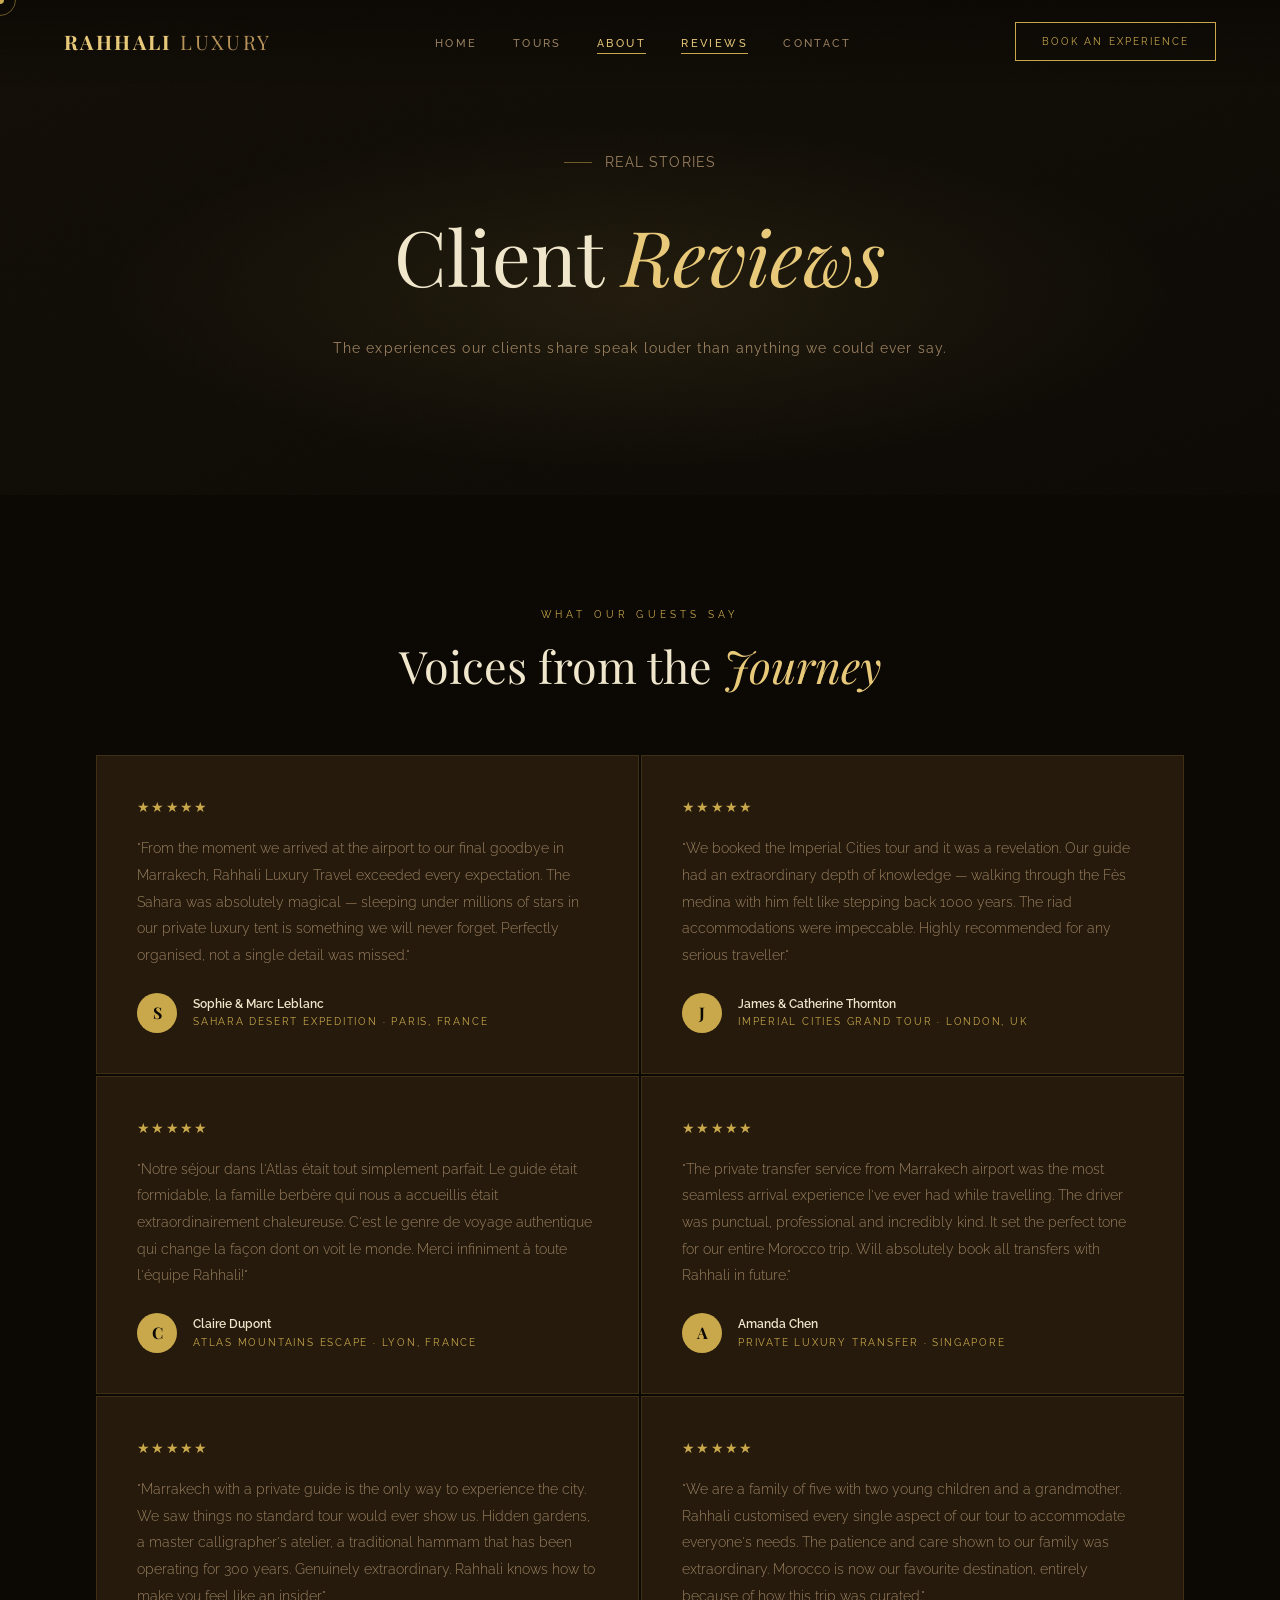
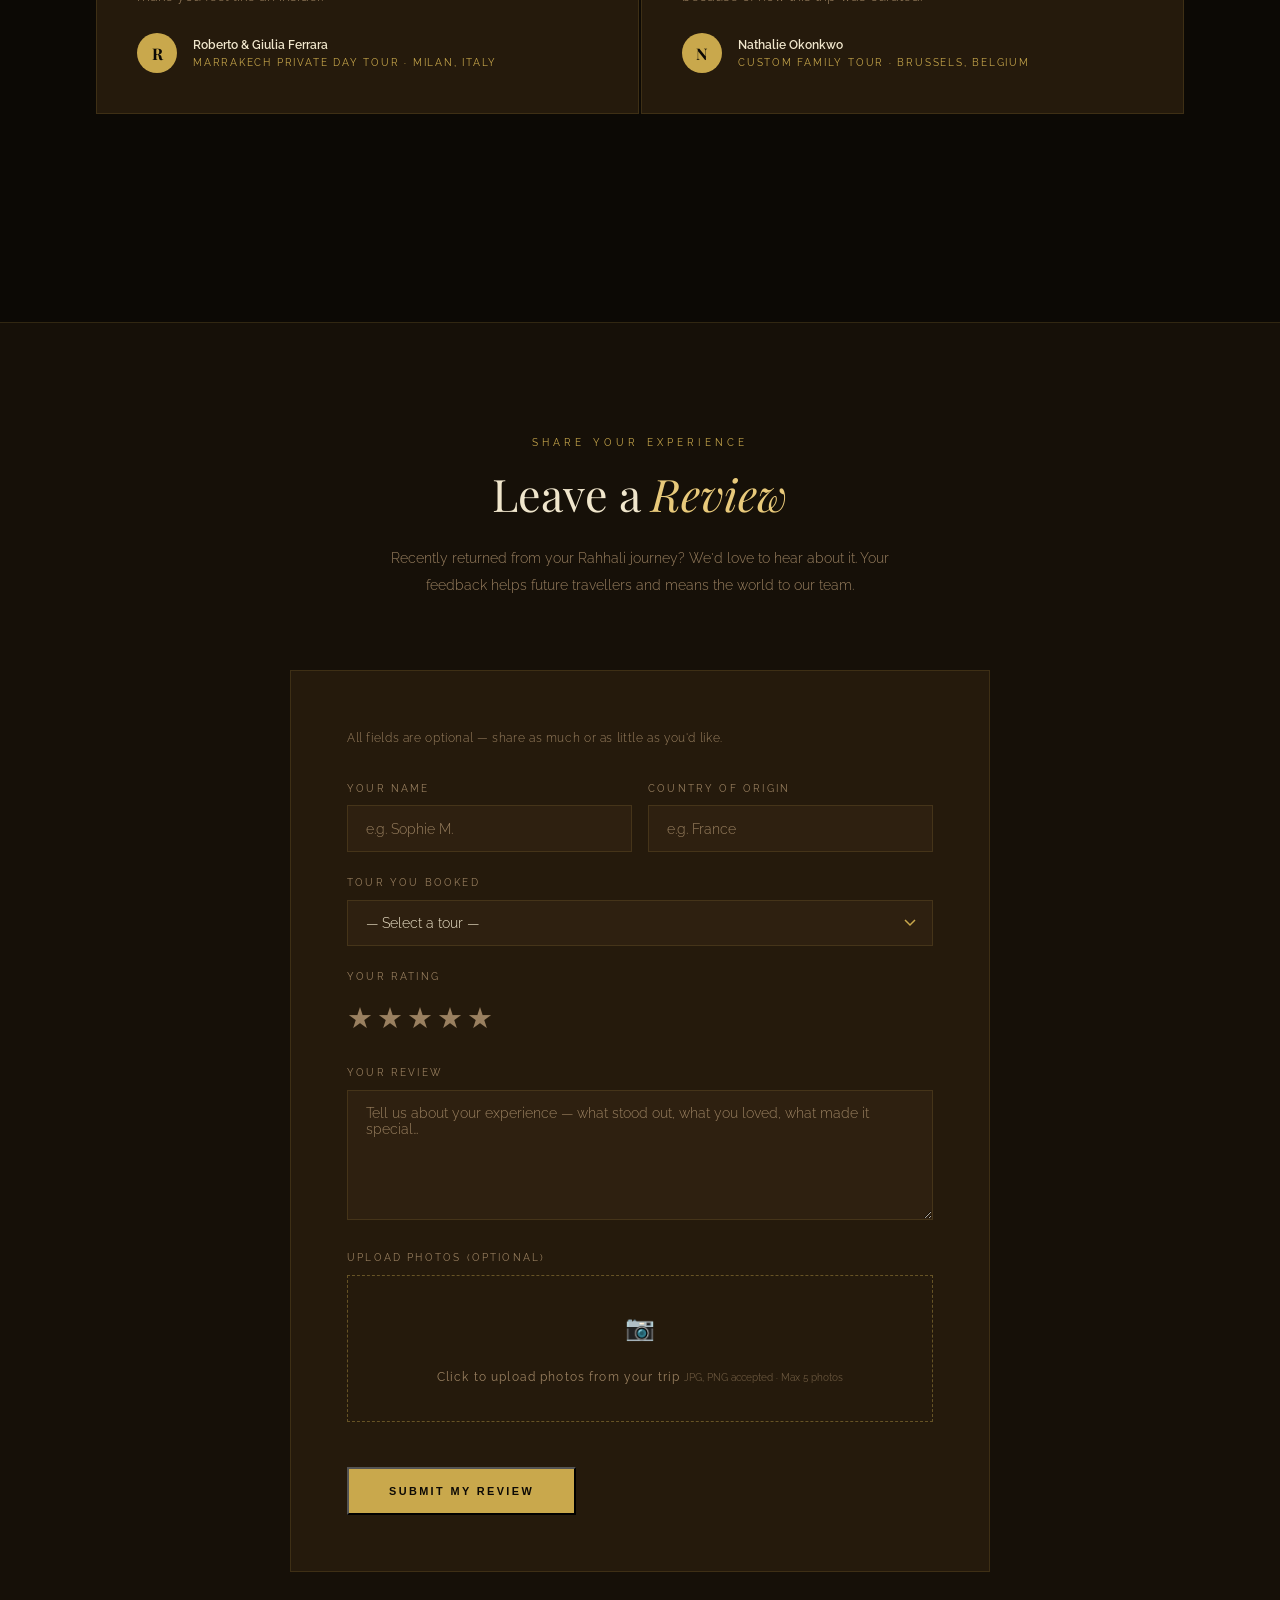
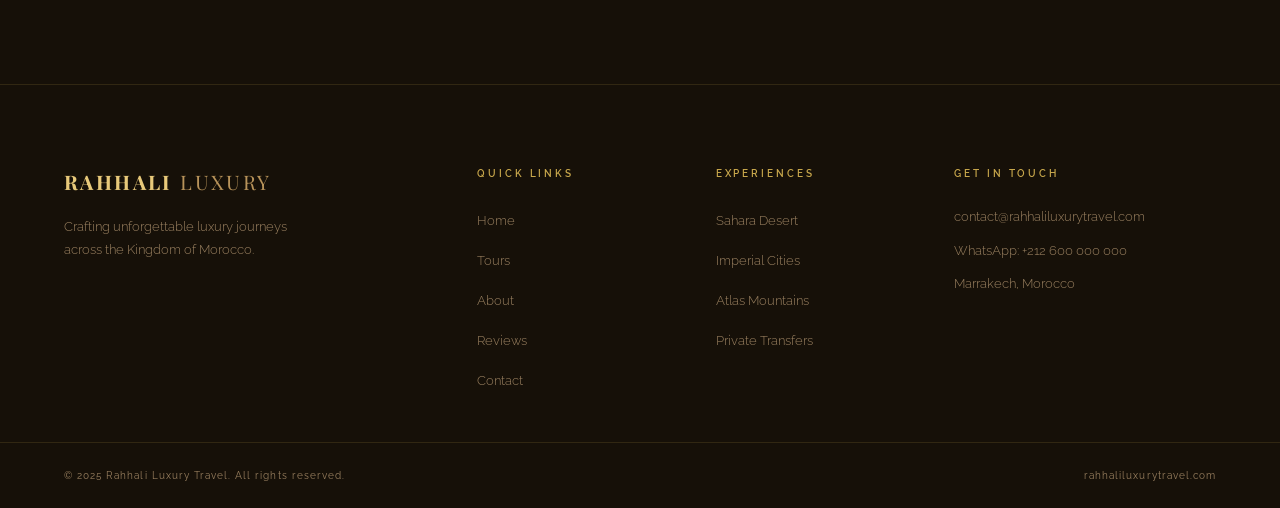
<file: about.html>
<!DOCTYPE html>
<html lang="en">
<head>
  <meta charset="UTF-8"/><meta name="viewport" content="width=device-width, initial-scale=1.0"/>
  <title>Client Reviews — Rahhali Luxury Travel</title>
  <link rel="preconnect" href="https://fonts.googleapis.com"><link rel="preconnect" href="https://fonts.gstatic.com" crossorigin>
  <link href="https://fonts.googleapis.com/css2?family=Playfair+Display:ital,wght@0,400;0,500;0,700;1,400;1,500&family=Raleway:wght@200;300;400;500;600&display=swap" rel="stylesheet">
  
<style>/* ═══════════════════════════════════════════════════════
   RAHHALI LUXURY TRAVEL — GLOBAL STYLES
   Palette: Gold / Black / Sand / White
═══════════════════════════════════════════════════════ */

*, *::before, *::after { box-sizing: border-box; margin: 0; padding: 0; }

:root {
  --gold:        #C9A84C;
  --gold-light:  #E8C97A;
  --gold-pale:   #F5E8C0;
  --sand:        #EDE0C4;
  --sand-dark:   #B8935A;
  --clay:        #8C5E3C;
  --night:       #0C0905;
  --dark:        #161008;
  --mid:         #251A0C;
  --surface:     #2E2010;
  --text:        #F0E6CC;
  --muted:       #9A8060;
  --border:      rgba(201,168,76,0.15);
  --border-h:    rgba(201,168,76,0.4);
  --white:       #FAFAF7;
}

html { scroll-behavior: smooth; font-size: 16px; }

body {
  font-family: 'Raleway', sans-serif;
  background: var(--night);
  color: var(--text);
  overflow-x: hidden;
  cursor: none;
  line-height: 1.7;
}

/* ── SCROLLBAR ── */
::-webkit-scrollbar { width: 5px; }
::-webkit-scrollbar-track { background: var(--dark); }
::-webkit-scrollbar-thumb { background: var(--gold); border-radius: 3px; }

/* ── CURSOR ── */
.cursor {
  width: 8px; height: 8px; background: var(--gold);
  border-radius: 50%; position: fixed; top: -4px; left: -4px;
  pointer-events: none; z-index: 9999;
  transition: transform 0.1s ease;
  mix-blend-mode: screen;
}
.cursor-ring {
  width: 32px; height: 32px; border: 1px solid var(--gold);
  border-radius: 50%; position: fixed; top: -16px; left: -16px;
  pointer-events: none; z-index: 9998; opacity: 0.5;
  transition: all 0.2s ease;
}
.cursor.hovering { transform: scale(3); }
.cursor-ring.hovering { opacity: 0; }

/* ── SELECTION ── */
::selection { background: var(--gold); color: var(--night); }

/* ── GRAIN OVERLAY ── */
.grain {
  position: absolute; inset: 0; pointer-events: none; z-index: 1; opacity: 0.35;
  background-image: url("data:image/svg+xml,%3Csvg xmlns='http://www.w3.org/2000/svg' width='300' height='300'%3E%3Cfilter id='n'%3E%3CfeTurbulence type='fractalNoise' baseFrequency='0.75' numOctaves='4' stitchTiles='stitch'/%3E%3C/filter%3E%3Crect width='300' height='300' filter='url(%23n)' opacity='0.05'/%3E%3C/svg%3E");
}

/* ══════════════════════
   NAVIGATION
══════════════════════ */
nav {
  position: fixed; top: 0; left: 0; right: 0; z-index: 200;
  display: flex; align-items: center; justify-content: space-between;
  padding: 1.4rem 4rem;
  transition: all 0.4s ease;
  background: linear-gradient(to bottom, rgba(12,9,5,0.9) 0%, transparent 100%);
}
nav.scrolled {
  background: rgba(12,9,5,0.97);
  padding: 1rem 4rem;
  border-bottom: 1px solid var(--border);
}

.nav-logo {
  font-family: 'Playfair Display', serif;
  font-size: 1.25rem; font-weight: 700; letter-spacing: 0.12em;
  color: var(--gold-light); text-decoration: none;
}
.nav-logo span { color: var(--sand-dark); font-weight: 400; }

.nav-links { display: flex; gap: 2.2rem; list-style: none; }
.nav-links a {
  font-size: 0.68rem; font-weight: 500; letter-spacing: 0.22em;
  text-transform: uppercase; color: var(--muted);
  text-decoration: none; transition: color 0.3s; position: relative;
}
.nav-links a::after {
  content: ''; position: absolute; bottom: -4px; left: 0; right: 0;
  height: 1px; background: var(--gold);
  transform: scaleX(0); transition: transform 0.3s;
}
.nav-links a:hover, .nav-links a.active { color: var(--gold-light); }
.nav-links a:hover::after, .nav-links a.active::after { transform: scaleX(1); }

.nav-cta {
  font-size: 0.65rem; letter-spacing: 0.2em; text-transform: uppercase;
  padding: 0.6rem 1.6rem; border: 1px solid var(--gold);
  color: var(--gold); background: transparent; text-decoration: none;
  transition: all 0.3s;
}
.nav-cta:hover { background: var(--gold); color: var(--night); }

.hamburger {
  display: none; flex-direction: column; gap: 5px;
  background: none; border: none; cursor: pointer; padding: 4px;
}
.hamburger span {
  display: block; width: 24px; height: 1px; background: var(--gold);
  transition: all 0.3s;
}
.hamburger.open span:nth-child(1) { transform: translateY(6px) rotate(45deg); }
.hamburger.open span:nth-child(2) { opacity: 0; }
.hamburger.open span:nth-child(3) { transform: translateY(-6px) rotate(-45deg); }

/* Mobile menu */
.mobile-menu {
  position: fixed; inset: 0; background: var(--night); z-index: 190;
  display: flex; align-items: center; justify-content: center;
  transform: translateY(-100%); transition: transform 0.5s cubic-bezier(0.76, 0, 0.24, 1);
}
.mobile-menu.open { transform: translateY(0); }
.mobile-menu ul { list-style: none; text-align: center; }
.mobile-menu li { margin: 1.5rem 0; }
.mobile-menu a {
  font-family: 'Playfair Display', serif; font-size: 2.5rem; font-style: italic;
  color: var(--text); text-decoration: none; transition: color 0.3s;
}
.mobile-menu a:hover { color: var(--gold-light); }

/* ══════════════════════
   HERO
══════════════════════ */
#hero {
  height: 100vh; min-height: 700px;
  position: relative; display: flex; align-items: center; justify-content: center;
  overflow: hidden;
}

.hero-bg {
  position: absolute; inset: 0;
  background:
    radial-gradient(ellipse 70% 60% at 65% 55%, rgba(201,168,76,0.10) 0%, transparent 65%),
    radial-gradient(ellipse 50% 40% at 20% 80%, rgba(140,94,60,0.12) 0%, transparent 55%),
    radial-gradient(ellipse 40% 50% at 80% 20%, rgba(201,168,76,0.06) 0%, transparent 50%),
    linear-gradient(160deg, #100C06 0%, #0C0905 50%, #080603 100%);
}

.hero-geometric {
  position: absolute; inset: 0; pointer-events: none; z-index: 1;
}
.geo-circle {
  position: absolute; top: 50%; left: 50%;
  width: 800px; height: 800px; border-radius: 50%;
  border: 1px solid rgba(201,168,76,0.06);
  transform: translate(-50%, -50%);
}
.geo-line-h {
  position: absolute; top: 50%; left: 0; right: 0;
  height: 1px; background: rgba(201,168,76,0.04);
}
.geo-line-v {
  position: absolute; left: 50%; top: 0; bottom: 0;
  width: 1px; background: rgba(201,168,76,0.04);
}

.hero-content {
  position: relative; z-index: 2; text-align: center; padding: 0 2rem; max-width: 900px;
  animation: fadeUp 1s ease both;
}

.hero-eyebrow {
  font-size: 0.62rem; letter-spacing: 0.4em; text-transform: uppercase;
  color: var(--gold); margin-bottom: 2rem;
  display: flex; align-items: center; justify-content: center; gap: 1.2rem;
}
.hero-eyebrow::before, .hero-eyebrow::after {
  content: ''; width: 50px; height: 1px; background: var(--gold); opacity: 0.4;
}

.hero-title {
  font-family: 'Playfair Display', serif;
  font-size: clamp(3.2rem, 7.5vw, 7rem);
  font-weight: 400; line-height: 1.05; color: var(--text);
  margin-bottom: 1.5rem;
}
.hero-title em { font-style: italic; color: var(--gold-light); display: block; }

.hero-subtitle {
  font-size: 0.85rem; letter-spacing: 0.08em;
  color: var(--muted); margin: 0 auto 3rem; max-width: 560px;
  font-weight: 300; line-height: 1.9;
}

.hero-actions { display: flex; gap: 1.2rem; justify-content: center; flex-wrap: wrap; }

.hero-scroll {
  position: absolute; bottom: 2.5rem; left: 50%; transform: translateX(-50%);
  z-index: 2; display: flex; flex-direction: column; align-items: center; gap: 0.6rem;
  font-size: 0.58rem; letter-spacing: 0.3em; text-transform: uppercase; color: var(--muted);
  animation: scrollBounce 2.5s ease-in-out infinite;
}
.hero-scroll-line {
  width: 1px; height: 45px;
  background: linear-gradient(to bottom, var(--gold), transparent);
}

.hero-stats {
  position: absolute; bottom: 4rem; right: 4rem; z-index: 2;
  display: flex; align-items: center; gap: 0; 
  background: rgba(22,16,8,0.8); border: 1px solid var(--border);
  backdrop-filter: blur(10px);
  animation: fadeIn 1.5s 0.5s ease both; opacity: 0;
}
.stat-item { padding: 1.2rem 2rem; text-align: center; }
.stat-num {
  font-family: 'Playfair Display', serif; font-size: 1.8rem; font-weight: 400;
  color: var(--gold-light); display: block; line-height: 1;
}
.stat-label { font-size: 0.6rem; letter-spacing: 0.2em; text-transform: uppercase; color: var(--muted); }
.stat-divider { width: 1px; height: 40px; background: var(--border); }

/* ── INTRO STRIP ── */
.intro-strip {
  background: var(--mid); border-top: 1px solid var(--border); border-bottom: 1px solid var(--border);
  padding: 1.2rem 0; overflow: hidden;
  display: flex; align-items: center; gap: 2.5rem;
  white-space: nowrap;
  font-size: 0.65rem; letter-spacing: 0.3em; text-transform: uppercase;
  color: var(--muted);
  animation: marquee 20s linear infinite;
  width: max-content;
}
.intro-strip .dot { color: var(--gold); font-size: 0.5rem; }
@keyframes marquee {
  0% { transform: translateX(0); }
  100% { transform: translateX(-50%); }
}

/* ══════════════════════
   LAYOUT UTILITIES
══════════════════════ */
.container { max-width: 1260px; margin: 0 auto; padding: 0 2rem; }
.grid-2 { display: grid; grid-template-columns: 1fr 1fr; gap: 6rem; align-items: center; }
.centered { text-align: center; }
section { padding: 7rem 4rem; }

/* ── TYPOGRAPHY ── */
.section-label {
  font-size: 0.62rem; letter-spacing: 0.42em; text-transform: uppercase;
  color: var(--gold); margin-bottom: 1rem;
  display: flex; align-items: center; gap: 0.8rem;
}
.section-label::before {
  content: ''; width: 28px; height: 1px; background: var(--gold); opacity: 0.5;
}
.centered .section-label { justify-content: center; }
.centered .section-label::before { display: none; }

.section-title {
  font-family: 'Playfair Display', serif;
  font-size: clamp(2.2rem, 3.5vw, 3.5rem);
  font-weight: 400; line-height: 1.15; color: var(--text); margin-bottom: 1.5rem;
}
.section-title em { font-style: italic; color: var(--gold-light); }

.section-header.centered { margin-bottom: 4.5rem; }
.section-desc {
  font-size: 0.9rem; color: var(--muted); max-width: 540px;
  margin: 0 auto; font-weight: 300; line-height: 1.9;
}

/* ── BUTTONS ── */
.btn-primary {
  display: inline-block; font-size: 0.68rem; letter-spacing: 0.22em; text-transform: uppercase;
  padding: 1rem 2.5rem; background: var(--gold); color: var(--night);
  text-decoration: none; font-weight: 600; transition: all 0.3s;
  position: relative; overflow: hidden;
}
.btn-primary::after {
  content: ''; position: absolute; inset: 0; background: var(--gold-light);
  transform: translateX(-101%); transition: transform 0.3s ease;
}
.btn-primary:hover::after { transform: translateX(0); }
.btn-primary span { position: relative; z-index: 1; }
.btn-primary:hover { color: var(--night); }

.btn-ghost {
  display: inline-block; font-size: 0.68rem; letter-spacing: 0.22em; text-transform: uppercase;
  padding: 1rem 2.5rem; border: 1px solid var(--border-h);
  color: var(--gold-light); text-decoration: none; transition: all 0.3s;
}
.btn-ghost:hover { background: rgba(201,168,76,0.06); border-color: var(--gold); }

/* ══════════════════════
   ABOUT TEASER
══════════════════════ */
#about-teaser { padding: 8rem 4rem; }
#about-teaser .container { max-width: 1260px; margin: 0 auto; }

.about-visual { position: relative; }
.about-img-frame {
  position: relative; border: 1px solid var(--border);
  overflow: hidden;
}
.about-img-inner { aspect-ratio: 3/4; overflow: hidden; }
.about-illustration { display: block; width: 100%; height: 100%; }

.about-badge {
  position: absolute; bottom: -1.5rem; right: -1.5rem;
  background: var(--gold); color: var(--night);
  padding: 1.5rem; text-align: center; min-width: 120px;
}
.badge-num {
  font-family: 'Playfair Display', serif; font-size: 2rem; font-weight: 700;
  display: block; line-height: 1;
}
.badge-text { font-size: 0.62rem; letter-spacing: 0.12em; text-transform: uppercase; font-weight: 600; }

.about-text p {
  font-size: 0.92rem; line-height: 1.9; color: var(--muted); font-weight: 300;
  margin-bottom: 1.2rem;
}

.pillars {
  display: flex; gap: 2rem; margin: 2.5rem 0;
  flex-wrap: wrap;
}
.pillar { display: flex; align-items: center; gap: 0.6rem; }
.pillar-icon { color: var(--gold); font-size: 0.7rem; }
.pillar span { font-size: 0.72rem; letter-spacing: 0.15em; text-transform: uppercase; color: var(--sand); font-weight: 500; }

/* ══════════════════════
   TOURS GRID
══════════════════════ */
.tours-grid {
  display: grid; grid-template-columns: 1.4fr 1fr 1fr;
  gap: 2px;
}

.tour-card {
  background: var(--mid); border: 1px solid var(--border);
  overflow: hidden; transition: border-color 0.3s;
  display: flex; flex-direction: column;
}
.tour-card:hover { border-color: var(--border-h); }

.tour-card-img {
  position: relative; overflow: hidden;
  aspect-ratio: 4/3;
  display: flex; align-items: center; justify-content: center;
  transition: transform 0.5s ease;
}
.featured-card .tour-card-img { aspect-ratio: unset; flex: 1; min-height: 300px; }
.tour-card:hover .tour-card-img svg { transform: scale(1.04); transition: transform 0.5s ease; }

.tour-tag {
  position: absolute; top: 1rem; right: 1rem;
  font-size: 0.58rem; letter-spacing: 0.25em; text-transform: uppercase;
  background: var(--gold); color: var(--night); padding: 0.35rem 0.9rem; font-weight: 600;
}

.tour-card-body { padding: 1.8rem; display: flex; flex-direction: column; gap: 0.6rem; }
.tour-meta { font-size: 0.65rem; letter-spacing: 0.15em; color: var(--gold); text-transform: uppercase; }
.tour-card-body h3 {
  font-family: 'Playfair Display', serif; font-size: 1.35rem; font-weight: 400;
  color: var(--text); line-height: 1.3;
}
.tour-card-body p { font-size: 0.82rem; color: var(--muted); line-height: 1.8; font-weight: 300; }

.tour-card-footer { display: flex; justify-content: space-between; align-items: flex-end; margin-top: 1rem; flex-wrap: wrap; gap: 0.8rem; }
.tour-highlights { display: flex; flex-wrap: wrap; gap: 0.5rem; }
.tour-highlights span { font-size: 0.65rem; background: var(--surface); padding: 0.3rem 0.7rem; color: var(--muted); }

.tour-link {
  font-size: 0.65rem; letter-spacing: 0.2em; text-transform: uppercase;
  color: var(--gold); text-decoration: none; transition: color 0.3s; white-space: nowrap;
}
.tour-link:hover { color: var(--gold-light); }

/* ══════════════════════
   HOW IT WORKS
══════════════════════ */
#how-it-works {
  background: var(--dark);
  border-top: 1px solid var(--border);
  border-bottom: 1px solid var(--border);
}
.steps-grid { display: grid; grid-template-columns: repeat(3, 1fr); gap: 3rem; margin-top: 4rem; }
.step { position: relative; }
.step-num {
  font-family: 'Playfair Display', serif; font-size: 4rem; font-weight: 400;
  color: rgba(201,168,76,0.12); line-height: 1; margin-bottom: 1rem;
  display: block;
}
.step-line {
  width: 40px; height: 1px; background: var(--gold); margin-bottom: 1.5rem; opacity: 0.5;
}
.step h3 {
  font-family: 'Playfair Display', serif; font-size: 1.2rem; font-weight: 400;
  color: var(--text); margin-bottom: 0.8rem;
}
.step p { font-size: 0.85rem; color: var(--muted); font-weight: 300; line-height: 1.9; }

/* ══════════════════════
   TESTIMONIAL TEASER
══════════════════════ */
#testimonial-teaser { text-align: center; padding: 8rem 4rem; }
.testimonial-inner { max-width: 700px; margin: 0 auto; }
.quote-mark {
  font-family: 'Playfair Display', serif; font-size: 8rem; line-height: 0.5;
  color: var(--gold); opacity: 0.3; display: block; margin-bottom: 2rem;
}
blockquote {
  font-family: 'Playfair Display', serif; font-size: 1.3rem; font-style: italic;
  color: var(--text); line-height: 1.8; font-weight: 400; margin-bottom: 1.5rem;
}
cite { font-size: 0.7rem; letter-spacing: 0.3em; text-transform: uppercase; color: var(--gold); }

/* ══════════════════════
   TOURS PAGE
══════════════════════ */
.page-hero {
  height: 55vh; min-height: 420px; position: relative;
  display: flex; align-items: center; justify-content: center;
  overflow: hidden;
}
.page-hero-bg {
  position: absolute; inset: 0;
  background:
    radial-gradient(ellipse 60% 50% at 50% 60%, rgba(201,168,76,0.1) 0%, transparent 70%),
    linear-gradient(160deg, #120E06 0%, #0C0905 100%);
}
.page-hero-content { position: relative; z-index: 2; text-align: center; }
.page-hero h1 {
  font-family: 'Playfair Display', serif; font-size: clamp(3rem, 6vw, 5.5rem);
  font-weight: 400; color: var(--text);
}
.page-hero h1 em { font-style: italic; color: var(--gold-light); }
.page-hero p { font-size: 0.85rem; color: var(--muted); margin-top: 1rem; letter-spacing: 0.08em; }

/* Full tours list */
.tours-list { display: flex; flex-direction: column; gap: 0; }
.tour-detail-card {
  display: grid; grid-template-columns: 1fr 1.5fr;
  border: 1px solid var(--border); border-top: none; overflow: hidden;
  transition: border-color 0.3s;
}
.tour-detail-card:first-child { border-top: 1px solid var(--border); }
.tour-detail-card:hover { border-color: var(--border-h); }
.tour-detail-card:nth-child(even) { direction: rtl; }
.tour-detail-card:nth-child(even) > * { direction: ltr; }

.tour-detail-img {
  min-height: 380px; display: flex; align-items: center; justify-content: center;
  overflow: hidden; position: relative;
}
.tour-detail-img svg { transition: transform 0.6s ease; }
.tour-detail-card:hover .tour-detail-img svg { transform: scale(1.05); }

.tour-detail-body { padding: 3.5rem; display: flex; flex-direction: column; gap: 1rem; justify-content: center; }
.tour-detail-body .tour-meta { display: flex; gap: 1.5rem; flex-wrap: wrap; }
.tour-detail-body h2 {
  font-family: 'Playfair Display', serif; font-size: 2.2rem; font-weight: 400;
  color: var(--text); line-height: 1.2;
}
.tour-detail-body .description { font-size: 0.9rem; color: var(--muted); line-height: 1.9; font-weight: 300; }

.inclusions-grid { display: grid; grid-template-columns: 1fr 1fr; gap: 0.5rem; margin: 0.5rem 0; }
.inclusion-item { font-size: 0.72rem; color: var(--muted); display: flex; align-items: center; gap: 0.5rem; }
.inclusion-item::before { content: '✓'; color: var(--gold); font-size: 0.7rem; }

.tour-actions { display: flex; gap: 1rem; flex-wrap: wrap; margin-top: 0.5rem; }

/* Booking Modal */
.modal-overlay {
  position: fixed; inset: 0; background: rgba(0,0,0,0.85); z-index: 500;
  display: flex; align-items: center; justify-content: center;
  opacity: 0; pointer-events: none; transition: opacity 0.3s;
  backdrop-filter: blur(6px);
}
.modal-overlay.open { opacity: 1; pointer-events: all; }
.modal {
  background: var(--dark); border: 1px solid var(--border);
  padding: 3rem; max-width: 560px; width: 90%; max-height: 90vh; overflow-y: auto;
  transform: translateY(20px); transition: transform 0.3s;
}
.modal-overlay.open .modal { transform: translateY(0); }
.modal-header { display: flex; justify-content: space-between; align-items: flex-start; margin-bottom: 2rem; }
.modal-header h3 { font-family: 'Playfair Display', serif; font-size: 1.6rem; font-weight: 400; color: var(--text); }
.modal-close { background: none; border: none; color: var(--muted); font-size: 1.5rem; cursor: pointer; transition: color 0.3s; line-height: 1; }
.modal-close:hover { color: var(--gold); }

/* ══════════════════════
   FORMS
══════════════════════ */
.form-group { margin-bottom: 1.4rem; }
.form-row { display: grid; grid-template-columns: 1fr 1fr; gap: 1rem; }
label { display: block; font-size: 0.62rem; letter-spacing: 0.22em; text-transform: uppercase; color: var(--muted); margin-bottom: 0.5rem; }
input, textarea, select {
  width: 100%; background: var(--surface); border: 1px solid var(--border);
  color: var(--text); padding: 0.9rem 1.1rem;
  font-family: 'Raleway', sans-serif; font-size: 0.85rem; font-weight: 300;
  outline: none; transition: border-color 0.3s; appearance: none;
}
input:focus, textarea:focus, select:focus { border-color: var(--gold); }
input::placeholder, textarea::placeholder { color: var(--muted); }
textarea { resize: vertical; min-height: 130px; }
select { cursor: pointer; background-image: url("data:image/svg+xml,%3Csvg xmlns='http://www.w3.org/2000/svg' width='12' height='8' viewBox='0 0 12 8'%3E%3Cpath d='M1 1l5 5 5-5' stroke='%23C9A84C' stroke-width='1.5' fill='none'/%3E%3C/svg%3E"); background-repeat: no-repeat; background-position: right 1rem center; padding-right: 2.5rem; }
option { background: var(--dark); }

.form-actions { display: flex; gap: 1rem; flex-wrap: wrap; margin-top: 2rem; }

.btn-whatsapp {
  display: inline-flex; align-items: center; gap: 0.6rem;
  font-size: 0.68rem; letter-spacing: 0.18em; text-transform: uppercase;
  padding: 1rem 2rem; background: #25D366; color: #fff;
  text-decoration: none; font-weight: 600; transition: all 0.3s; border: none; cursor: pointer;
  font-family: 'Raleway', sans-serif;
}
.btn-whatsapp:hover { background: #1ebe5d; }

.btn-email {
  display: inline-flex; align-items: center; gap: 0.6rem;
  font-size: 0.68rem; letter-spacing: 0.18em; text-transform: uppercase;
  padding: 1rem 2rem; background: transparent; border: 1px solid var(--border-h);
  color: var(--gold-light); text-decoration: none; font-weight: 500; transition: all 0.3s; cursor: pointer;
  font-family: 'Raleway', sans-serif;
}
.btn-email:hover { background: rgba(201,168,76,0.06); }

/* ══════════════════════
   ABOUT PAGE
══════════════════════ */
.values-grid { display: grid; grid-template-columns: repeat(3, 1fr); gap: 2px; margin-top: 4rem; }
.value-card {
  background: var(--mid); padding: 3rem 2.5rem; border: 1px solid var(--border);
  transition: border-color 0.3s;
}
.value-card:hover { border-color: var(--border-h); }
.value-icon { font-size: 1.5rem; margin-bottom: 1.5rem; display: block; }
.value-card h3 {
  font-family: 'Playfair Display', serif; font-size: 1.2rem; font-weight: 400;
  color: var(--text); margin-bottom: 0.8rem;
}
.value-card p { font-size: 0.82rem; color: var(--muted); line-height: 1.9; font-weight: 300; }

.team-section { margin-top: 6rem; }
.stats-row {
  display: grid; grid-template-columns: repeat(4, 1fr);
  gap: 2px; margin-top: 4rem;
}
.stat-box {
  background: var(--mid); padding: 2.5rem; text-align: center; border: 1px solid var(--border);
}
.stat-box .big-num {
  font-family: 'Playfair Display', serif; font-size: 3rem; color: var(--gold-light);
  display: block; line-height: 1;
}
.stat-box span { font-size: 0.65rem; letter-spacing: 0.22em; text-transform: uppercase; color: var(--muted); }

/* ══════════════════════
   REVIEWS PAGE
══════════════════════ */
.reviews-grid { display: grid; grid-template-columns: repeat(2, 1fr); gap: 2px; }
.review-card {
  background: var(--mid); padding: 2.5rem; border: 1px solid var(--border);
}
.review-stars { color: var(--gold); font-size: 0.85rem; margin-bottom: 1rem; letter-spacing: 0.1em; }
.review-card blockquote {
  font-size: 0.9rem; font-style: normal; color: var(--muted); line-height: 1.85;
  font-family: 'Raleway', sans-serif; font-weight: 300; margin-bottom: 1.5rem;
}
.reviewer-info { display: flex; align-items: center; gap: 1rem; }
.reviewer-avatar {
  width: 40px; height: 40px; border-radius: 50%;
  background: var(--gold); display: flex; align-items: center; justify-content: center;
  font-family: 'Playfair Display', serif; font-size: 1rem; color: var(--night); font-weight: 700;
}
.reviewer-name { font-size: 0.75rem; font-weight: 600; color: var(--text); }
.reviewer-tour { font-size: 0.62rem; letter-spacing: 0.18em; text-transform: uppercase; color: var(--gold); }

.review-form-section { margin-top: 6rem; }
.review-form-card {
  background: var(--mid); border: 1px solid var(--border); padding: 3.5rem; max-width: 700px; margin: 3rem auto 0;
}
.photo-upload-area {
  border: 1px dashed var(--border-h); padding: 2rem; text-align: center;
  cursor: pointer; transition: all 0.3s; position: relative;
}
.photo-upload-area:hover { border-color: var(--gold); background: rgba(201,168,76,0.03); }
.photo-upload-area input[type="file"] { position: absolute; inset: 0; opacity: 0; cursor: pointer; }
.upload-icon { font-size: 1.5rem; display: block; margin-bottom: 0.8rem; color: var(--gold); }
.upload-label { font-size: 0.72rem; color: var(--muted); letter-spacing: 0.1em; }
.upload-hint { font-size: 0.62rem; color: var(--muted); opacity: 0.6; margin-top: 0.3rem; }

/* ══════════════════════
   CONTACT PAGE
══════════════════════ */
.contact-grid { display: grid; grid-template-columns: 1fr 1.6fr; gap: 5rem; align-items: start; }
.contact-info { display: flex; flex-direction: column; gap: 2.5rem; }
.contact-item { display: flex; flex-direction: column; gap: 0.4rem; }
.contact-item-label { font-size: 0.6rem; letter-spacing: 0.3em; text-transform: uppercase; color: var(--gold); }
.contact-item-value { font-size: 0.9rem; color: var(--text); font-weight: 300; }
.contact-item-value a { color: var(--text); text-decoration: none; transition: color 0.3s; }
.contact-item-value a:hover { color: var(--gold-light); }

.contact-form-card { background: var(--mid); border: 1px solid var(--border); padding: 3rem; }

/* ══════════════════════
   FOOTER
══════════════════════ */
footer {
  background: var(--dark); border-top: 1px solid var(--border); margin-top: auto;
}
.footer-inner {
  display: grid; grid-template-columns: 2fr 1fr 1fr 1.5fr;
  gap: 4rem; padding: 5rem 4rem 3rem; max-width: 1400px; margin: 0 auto;
}
.footer-brand .nav-logo { display: block; margin-bottom: 1rem; }
.footer-brand p { font-size: 0.82rem; color: var(--muted); line-height: 1.8; font-weight: 300; max-width: 260px; margin-bottom: 1.5rem; }
.social-links { display: flex; gap: 1rem; }
.social-links a { color: var(--muted); transition: color 0.3s; display: flex; }
.social-links a:hover { color: var(--gold); }

.footer-links h4, .footer-contact h4 {
  font-size: 0.65rem; letter-spacing: 0.28em; text-transform: uppercase;
  color: var(--gold); margin-bottom: 1.5rem; font-weight: 600;
}
.footer-links ul { list-style: none; display: flex; flex-direction: column; gap: 0.8rem; }
.footer-links a { font-size: 0.82rem; color: var(--muted); text-decoration: none; font-weight: 300; transition: color 0.3s; }
.footer-links a:hover { color: var(--gold-light); }

.footer-contact p { font-size: 0.82rem; color: var(--muted); margin-bottom: 0.7rem; font-weight: 300; }
.footer-contact a { color: var(--muted); text-decoration: none; transition: color 0.3s; }
.footer-contact a:hover { color: var(--gold-light); }

.footer-bottom {
  border-top: 1px solid var(--border); padding: 1.5rem 4rem;
  display: flex; justify-content: space-between;
  font-size: 0.65rem; letter-spacing: 0.1em; color: var(--muted);
  max-width: 1400px; margin: 0 auto;
}

/* ══════════════════════
   ANIMATIONS
══════════════════════ */
@keyframes fadeUp {
  from { opacity: 0; transform: translateY(30px); }
  to   { opacity: 1; transform: translateY(0); }
}
@keyframes fadeIn {
  from { opacity: 0; }
  to   { opacity: 1; }
}
@keyframes scrollBounce {
  0%, 100% { transform: translateX(-50%) translateY(0); }
  50%       { transform: translateX(-50%) translateY(8px); }
}

.reveal {
  opacity: 0; transform: translateY(25px);
  transition: opacity 0.7s ease, transform 0.7s ease;
}
.reveal.visible { opacity: 1; transform: translateY(0); }

/* ══════════════════════
   RESPONSIVE
══════════════════════ */
@media (max-width: 1100px) {
  .tours-grid { grid-template-columns: 1fr 1fr; }
  .featured-card { grid-column: span 2; }
  .stats-row { grid-template-columns: repeat(2, 1fr); }
}

@media (max-width: 900px) {
  nav { padding: 1.2rem 2rem; }
  nav.scrolled { padding: 0.9rem 2rem; }
  .nav-links, .nav-cta { display: none; }
  .hamburger { display: flex; }
  section { padding: 5rem 2rem; }
  .grid-2 { grid-template-columns: 1fr; gap: 3rem; }
  .tours-grid { grid-template-columns: 1fr; }
  .featured-card { grid-column: span 1; }
  .steps-grid { grid-template-columns: 1fr; gap: 2.5rem; }
  .values-grid { grid-template-columns: 1fr; }
  .reviews-grid { grid-template-columns: 1fr; }
  .contact-grid { grid-template-columns: 1fr; gap: 3rem; }
  .footer-inner { grid-template-columns: 1fr 1fr; gap: 2.5rem; }
  .hero-stats { display: none; }
  .tour-detail-card { grid-template-columns: 1fr; }
  .tour-detail-card:nth-child(even) { direction: ltr; }
  .form-row { grid-template-columns: 1fr; }
}

@media (max-width: 600px) {
  .hero-title { font-size: 2.8rem; }
  .hero-actions { flex-direction: column; align-items: center; }
  .footer-inner { grid-template-columns: 1fr; }
  .footer-bottom { flex-direction: column; gap: 0.5rem; text-align: center; }
  .intro-strip { display: none; }
  body { cursor: auto; }
  .cursor, .cursor-ring { display: none; }
  .stats-row { grid-template-columns: 1fr 1fr; }
}
</style>
</head>
<body>
  <div class="cursor" id="cursor"></div>
  <div class="cursor-ring" id="cursorRing"></div>

  <nav id="navbar">
    <a href="index.html" class="nav-logo">RAHHALI <span>LUXURY</span></a>
    <ul class="nav-links">
      <li><a href="index.html">Home</a></li><li><a href="tours.html">Tours</a></li>
      <li><a href="about.html">About</a></li><li><a href="reviews.html" class="active">Reviews</a></li>
      <li><a href="contact.html">Contact</a></li>
    </ul>
    <a href="tours.html" class="nav-cta">Book an Experience</a>
    <button class="hamburger" id="hamburger"><span></span><span></span><span></span></button>
  </nav>
  <div class="mobile-menu" id="mobileMenu"><ul>
    <li><a href="index.html">Home</a></li><li><a href="tours.html">Tours</a></li>
    <li><a href="about.html">About</a></li><li><a href="reviews.html">Reviews</a></li>
    <li><a href="contact.html">Contact</a></li>
  </ul></div>

  <div class="page-hero">
    <div class="page-hero-bg"></div><div class="grain"></div>
    <div class="page-hero-content reveal">
      <p class="section-label" style="justify-content:center;margin-bottom:1rem">Real Stories</p>
      <h1>Client <em>Reviews</em></h1>
      <p>The experiences our clients share speak louder than anything we could ever say.</p>
    </div>
  </div>

  <!-- REVIEWS GRID -->
  <section>
    <div class="container">
      <div class="section-header centered reveal" style="margin-bottom:4rem">
        <p class="section-label">What Our Guests Say</p>
        <h2 class="section-title">Voices from the <em>Journey</em></h2>
      </div>

      <div class="reviews-grid" id="reviewsGrid">

        <div class="review-card reveal">
          <div class="review-stars">★★★★★</div>
          <blockquote>"From the moment we arrived at the airport to our final goodbye in Marrakech, Rahhali Luxury Travel exceeded every expectation. The Sahara was absolutely magical — sleeping under millions of stars in our private luxury tent is something we will never forget. Perfectly organised, not a single detail was missed."</blockquote>
          <div class="reviewer-info">
            <div class="reviewer-avatar">S</div>
            <div>
              <div class="reviewer-name">Sophie & Marc Leblanc</div>
              <div class="reviewer-tour">Sahara Desert Expedition · Paris, France</div>
            </div>
          </div>
        </div>

        <div class="review-card reveal">
          <div class="review-stars">★★★★★</div>
          <blockquote>"We booked the Imperial Cities tour and it was a revelation. Our guide had an extraordinary depth of knowledge — walking through the Fès medina with him felt like stepping back 1000 years. The riad accommodations were impeccable. Highly recommended for any serious traveller."</blockquote>
          <div class="reviewer-info">
            <div class="reviewer-avatar">J</div>
            <div>
              <div class="reviewer-name">James & Catherine Thornton</div>
              <div class="reviewer-tour">Imperial Cities Grand Tour · London, UK</div>
            </div>
          </div>
        </div>

        <div class="review-card reveal">
          <div class="review-stars">★★★★★</div>
          <blockquote>"Notre séjour dans l'Atlas était tout simplement parfait. Le guide était formidable, la famille berbère qui nous a accueillis était extraordinairement chaleureuse. C'est le genre de voyage authentique qui change la façon dont on voit le monde. Merci infiniment à toute l'équipe Rahhali!"</blockquote>
          <div class="reviewer-info">
            <div class="reviewer-avatar">C</div>
            <div>
              <div class="reviewer-name">Claire Dupont</div>
              <div class="reviewer-tour">Atlas Mountains Escape · Lyon, France</div>
            </div>
          </div>
        </div>

        <div class="review-card reveal">
          <div class="review-stars">★★★★★</div>
          <blockquote>"The private transfer service from Marrakech airport was the most seamless arrival experience I've ever had while travelling. The driver was punctual, professional and incredibly kind. It set the perfect tone for our entire Morocco trip. Will absolutely book all transfers with Rahhali in future."</blockquote>
          <div class="reviewer-info">
            <div class="reviewer-avatar">A</div>
            <div>
              <div class="reviewer-name">Amanda Chen</div>
              <div class="reviewer-tour">Private Luxury Transfer · Singapore</div>
            </div>
          </div>
        </div>

        <div class="review-card reveal">
          <div class="review-stars">★★★★★</div>
          <blockquote>"Marrakech with a private guide is the only way to experience the city. We saw things no standard tour would ever show us. Hidden gardens, a master calligrapher's atelier, a traditional hammam that has been operating for 300 years. Genuinely extraordinary. Rahhali knows how to make you feel like an insider."</blockquote>
          <div class="reviewer-info">
            <div class="reviewer-avatar">R</div>
            <div>
              <div class="reviewer-name">Roberto & Giulia Ferrara</div>
              <div class="reviewer-tour">Marrakech Private Day Tour · Milan, Italy</div>
            </div>
          </div>
        </div>

        <div class="review-card reveal">
          <div class="review-stars">★★★★★</div>
          <blockquote>"We are a family of five with two young children and a grandmother. Rahhali customised every single aspect of our tour to accommodate everyone's needs. The patience and care shown to our family was extraordinary. Morocco is now our favourite destination, entirely because of how this trip was curated."</blockquote>
          <div class="reviewer-info">
            <div class="reviewer-avatar">N</div>
            <div>
              <div class="reviewer-name">Nathalie Okonkwo</div>
              <div class="reviewer-tour">Custom Family Tour · Brussels, Belgium</div>
            </div>
          </div>
        </div>

      </div>
    </div>
  </section>

  <!-- SUBMIT A REVIEW -->
  <section class="review-form-section" style="background:var(--dark);border-top:1px solid var(--border)">
    <div class="container">
      <div class="section-header centered reveal">
        <p class="section-label">Share Your Experience</p>
        <h2 class="section-title">Leave a <em>Review</em></h2>
        <p class="section-desc">Recently returned from your Rahhali journey? We'd love to hear about it. Your feedback helps future travellers and means the world to our team.</p>
      </div>

      <div class="review-form-card reveal">
        <p style="font-size:0.78rem;color:var(--muted);margin-bottom:2rem;font-weight:300;letter-spacing:0.05em">All fields are optional — share as much or as little as you'd like.</p>

        <div class="form-row">
          <div class="form-group">
            <label>Your Name</label>
            <input type="text" id="reviewName" placeholder="e.g. Sophie M."/>
          </div>
          <div class="form-group">
            <label>Country of Origin</label>
            <input type="text" id="reviewCountry" placeholder="e.g. France"/>
          </div>
        </div>

        <div class="form-group">
          <label>Tour You Booked</label>
          <select id="reviewTour">
            <option value="">— Select a tour —</option>
            <option>Sahara Desert Expedition</option>
            <option>Imperial Cities Grand Tour</option>
            <option>Atlas Mountains Escape</option>
            <option>Marrakech Private Day Tour</option>
            <option>Private Luxury Transfer</option>
            <option>Custom / Other</option>
          </select>
        </div>

        <div class="form-group">
          <label>Your Rating</label>
          <div class="star-rating" id="starRating">
            <span class="star" data-val="1">★</span>
            <span class="star" data-val="2">★</span>
            <span class="star" data-val="3">★</span>
            <span class="star" data-val="4">★</span>
            <span class="star" data-val="5">★</span>
          </div>
        </div>

        <div class="form-group">
          <label>Your Review</label>
          <textarea id="reviewText" placeholder="Tell us about your experience — what stood out, what you loved, what made it special…"></textarea>
        </div>

        <div class="form-group">
          <label>Upload Photos (optional)</label>
          <div class="photo-upload-area" id="uploadArea">
            <input type="file" accept="image/*" multiple id="photoInput" onchange="handlePhotoUpload(this)"/>
            <span class="upload-icon">📷</span>
            <span class="upload-label">Click to upload photos from your trip</span>
            <span class="upload-hint">JPG, PNG accepted · Max 5 photos</span>
          </div>
          <div id="photoPreview" style="display:flex;gap:0.5rem;margin-top:0.8rem;flex-wrap:wrap"></div>
        </div>

        <div class="form-actions">
          <button class="btn-primary" onclick="submitReview()"><span>Submit My Review</span></button>
        </div>

        <div id="reviewSuccess" style="display:none;margin-top:1.5rem;padding:1.5rem;background:rgba(201,168,76,0.08);border:1px solid var(--border-h)">
          <p style="font-size:0.88rem;color:var(--gold-light);font-weight:400">✦ Thank you for your review! It means a great deal to our team and will help future travellers discover Morocco through Rahhali Luxury.</p>
        </div>
      </div>
    </div>
  </section>

  <footer>
    <div class="footer-inner">
      <div class="footer-brand"><a href="index.html" class="nav-logo" style="margin-bottom:1rem;display:block">RAHHALI <span>LUXURY</span></a><p>Crafting unforgettable luxury journeys across the Kingdom of Morocco.</p></div>
      <div class="footer-links"><h4>Quick Links</h4><ul><li><a href="index.html">Home</a></li><li><a href="tours.html">Tours</a></li><li><a href="about.html">About</a></li><li><a href="reviews.html">Reviews</a></li><li><a href="contact.html">Contact</a></li></ul></div>
      <div class="footer-links"><h4>Experiences</h4><ul><li><a href="tours.html#sahara">Sahara Desert</a></li><li><a href="tours.html#imperial">Imperial Cities</a></li><li><a href="tours.html#atlas">Atlas Mountains</a></li><li><a href="tours.html#transfers">Private Transfers</a></li></ul></div>
      <div class="footer-contact"><h4>Get in Touch</h4><p><a href="mailto:contact@rahhaliluxurytravel.com">contact@rahhaliluxurytravel.com</a></p><p><a href="https://wa.me/212600000000">WhatsApp: +212 600 000 000</a></p><p>Marrakech, Morocco</p></div>
    </div>
    <div class="footer-bottom"><p>© 2025 Rahhali Luxury Travel. All rights reserved.</p><p>rahhaliluxurytravel.com</p></div>
  </footer>

  
  <script>
    // Star rating
    let selectedRating = 0;
    const stars = document.querySelectorAll('.star');
    stars.forEach(star => {
      star.style.cssText = 'font-size:1.8rem;cursor:pointer;color:var(--muted);transition:color 0.2s;';
      star.addEventListener('mouseover', () => highlightStars(star.dataset.val));
      star.addEventListener('mouseout', () => highlightStars(selectedRating));
      star.addEventListener('click', () => { selectedRating = star.dataset.val; highlightStars(selectedRating); });
    });
    function highlightStars(val) {
      stars.forEach(s => { s.style.color = s.dataset.val <= val ? 'var(--gold)' : 'var(--muted)'; });
    }

    // Photo upload preview
    function handlePhotoUpload(input) {
      const preview = document.getElementById('photoPreview');
      preview.innerHTML = '';
      const files = Array.from(input.files).slice(0, 5);
      files.forEach(file => {
        const reader = new FileReader();
        reader.onload = e => {
          const img = document.createElement('img');
          img.src = e.target.result;
          img.style.cssText = 'width:80px;height:80px;object-fit:cover;border:1px solid var(--border);';
          preview.appendChild(img);
        };
        reader.readAsDataURL(file);
      });
    }

    // Submit review
    function submitReview() {
      const success = document.getElementById('reviewSuccess');
      success.style.display = 'block';
      success.scrollIntoView({ behavior: 'smooth', block: 'nearest' });
      // Reset form
      document.getElementById('reviewName').value = '';
      document.getElementById('reviewCountry').value = '';
      document.getElementById('reviewTour').value = '';
      document.getElementById('reviewText').value = '';
      document.getElementById('photoPreview').innerHTML = '';
      selectedRating = 0;
      highlightStars(0);
    }
  </script>
<script>// ═══════════════════════════════════════════
// RAHHALI LUXURY TRAVEL — SHARED JS
// ═══════════════════════════════════════════

document.addEventListener('DOMContentLoaded', () => {

  // ── CUSTOM CURSOR ──
  const cursor = document.getElementById('cursor');
  const cursorRing = document.getElementById('cursorRing');

  if (cursor && cursorRing && window.innerWidth > 600) {
    let mx = 0, my = 0, rx = 0, ry = 0;

    document.addEventListener('mousemove', e => {
      mx = e.clientX; my = e.clientY;
      cursor.style.transform = `translate(${mx}px, ${my}px)`;
    });

    (function animateRing() {
      rx += (mx - rx) * 0.12;
      ry += (my - ry) * 0.12;
      cursorRing.style.transform = `translate(${rx}px, ${ry}px)`;
      requestAnimationFrame(animateRing);
    })();

    document.querySelectorAll('a, button, .tour-card, .value-card, .review-card, .exp-card').forEach(el => {
      el.addEventListener('mouseenter', () => {
        cursor.classList.add('hovering');
        cursorRing.classList.add('hovering');
      });
      el.addEventListener('mouseleave', () => {
        cursor.classList.remove('hovering');
        cursorRing.classList.remove('hovering');
      });
    });
  }

  // ── NAVBAR SCROLL ──
  const navbar = document.getElementById('navbar');
  if (navbar) {
    window.addEventListener('scroll', () => {
      navbar.classList.toggle('scrolled', window.scrollY > 60);
    });
  }

  // ── HAMBURGER MENU ──
  const hamburger = document.getElementById('hamburger');
  const mobileMenu = document.getElementById('mobileMenu');
  if (hamburger && mobileMenu) {
    hamburger.addEventListener('click', () => {
      hamburger.classList.toggle('open');
      mobileMenu.classList.toggle('open');
    });
    mobileMenu.querySelectorAll('a').forEach(link => {
      link.addEventListener('click', () => {
        hamburger.classList.remove('open');
        mobileMenu.classList.remove('open');
      });
    });
  }

  // ── SCROLL REVEAL ──
  const revealEls = document.querySelectorAll('.reveal');
  const observer = new IntersectionObserver((entries) => {
    entries.forEach((entry, i) => {
      if (entry.isIntersecting) {
        setTimeout(() => {
          entry.target.classList.add('visible');
        }, i * 80);
        observer.unobserve(entry.target);
      }
    });
  }, { threshold: 0.1, rootMargin: '0px 0px -40px 0px' });

  revealEls.forEach(el => observer.observe(el));

  // ── HERO STATS FADE IN (homepage) ──
  const heroStats = document.querySelector('.hero-stats');
  if (heroStats) {
    setTimeout(() => {
      heroStats.style.opacity = '1';
    }, 800);
  }

  // ── ACTIVE NAV LINK ──
  const currentPage = window.location.pathname.split('/').pop() || 'index.html';
  document.querySelectorAll('.nav-links a').forEach(link => {
    const href = link.getAttribute('href');
    if (href === currentPage || (currentPage === '' && href === 'index.html')) {
      link.classList.add('active');
    }
  });

  // ── SMOOTH ANCHOR SCROLLING ──
  document.querySelectorAll('a[href*="#"]').forEach(anchor => {
    anchor.addEventListener('click', function(e) {
      const href = this.getAttribute('href');
      if (href.startsWith('#')) {
        e.preventDefault();
        const target = document.querySelector(href);
        if (target) {
          target.scrollIntoView({ behavior: 'smooth', block: 'start' });
        }
      }
    });
  });

  // ── SET MIN DATE ON DATE INPUTS ──
  const today = new Date().toISOString().split('T')[0];
  document.querySelectorAll('input[type="date"]').forEach(input => {
    input.setAttribute('min', today);
  });

});
</script>
</body>
</html>
</file>
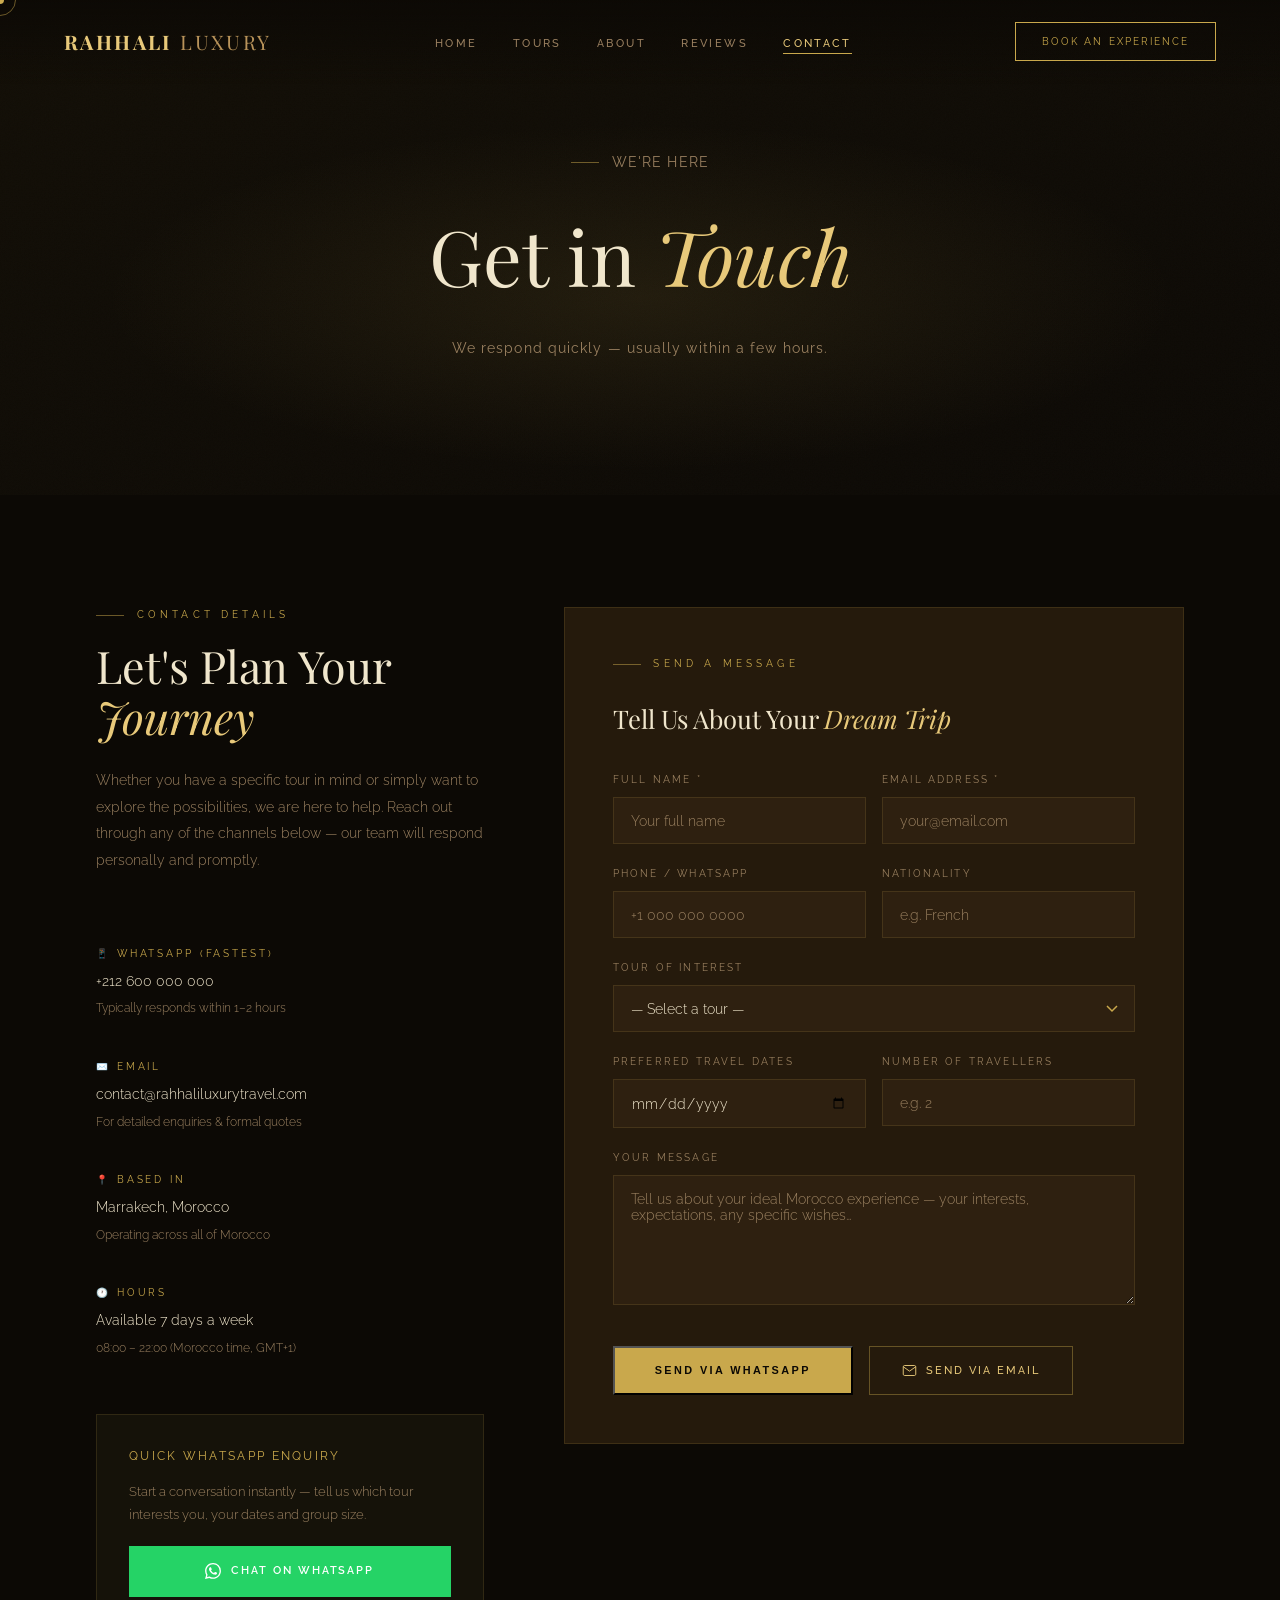
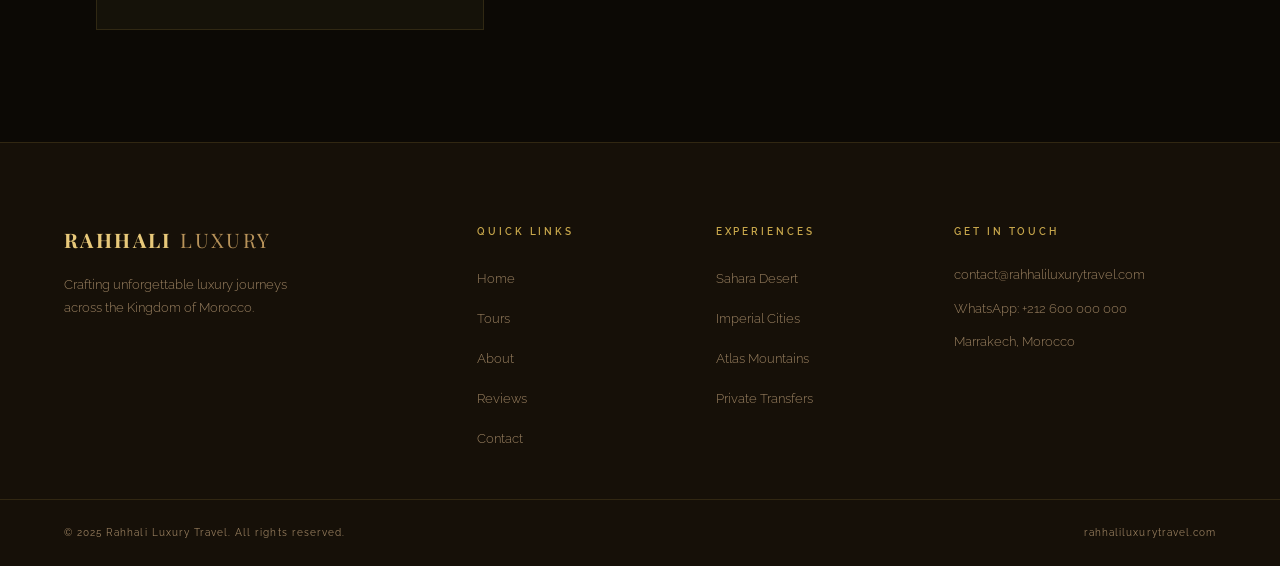
<file: contact.html>
<!DOCTYPE html>
<html lang="en">
<head>
  <meta charset="UTF-8"/><meta name="viewport" content="width=device-width, initial-scale=1.0"/>
  <title>Contact — Rahhali Luxury Travel</title>
  <link rel="preconnect" href="https://fonts.googleapis.com"><link rel="preconnect" href="https://fonts.gstatic.com" crossorigin>
  <link href="https://fonts.googleapis.com/css2?family=Playfair+Display:ital,wght@0,400;0,500;0,700;1,400;1,500&family=Raleway:wght@200;300;400;500;600&display=swap" rel="stylesheet">
  
<style>/* ═══════════════════════════════════════════════════════
   RAHHALI LUXURY TRAVEL — GLOBAL STYLES
   Palette: Gold / Black / Sand / White
═══════════════════════════════════════════════════════ */

*, *::before, *::after { box-sizing: border-box; margin: 0; padding: 0; }

:root {
  --gold:        #C9A84C;
  --gold-light:  #E8C97A;
  --gold-pale:   #F5E8C0;
  --sand:        #EDE0C4;
  --sand-dark:   #B8935A;
  --clay:        #8C5E3C;
  --night:       #0C0905;
  --dark:        #161008;
  --mid:         #251A0C;
  --surface:     #2E2010;
  --text:        #F0E6CC;
  --muted:       #9A8060;
  --border:      rgba(201,168,76,0.15);
  --border-h:    rgba(201,168,76,0.4);
  --white:       #FAFAF7;
}

html { scroll-behavior: smooth; font-size: 16px; }

body {
  font-family: 'Raleway', sans-serif;
  background: var(--night);
  color: var(--text);
  overflow-x: hidden;
  cursor: none;
  line-height: 1.7;
}

/* ── SCROLLBAR ── */
::-webkit-scrollbar { width: 5px; }
::-webkit-scrollbar-track { background: var(--dark); }
::-webkit-scrollbar-thumb { background: var(--gold); border-radius: 3px; }

/* ── CURSOR ── */
.cursor {
  width: 8px; height: 8px; background: var(--gold);
  border-radius: 50%; position: fixed; top: -4px; left: -4px;
  pointer-events: none; z-index: 9999;
  transition: transform 0.1s ease;
  mix-blend-mode: screen;
}
.cursor-ring {
  width: 32px; height: 32px; border: 1px solid var(--gold);
  border-radius: 50%; position: fixed; top: -16px; left: -16px;
  pointer-events: none; z-index: 9998; opacity: 0.5;
  transition: all 0.2s ease;
}
.cursor.hovering { transform: scale(3); }
.cursor-ring.hovering { opacity: 0; }

/* ── SELECTION ── */
::selection { background: var(--gold); color: var(--night); }

/* ── GRAIN OVERLAY ── */
.grain {
  position: absolute; inset: 0; pointer-events: none; z-index: 1; opacity: 0.35;
  background-image: url("data:image/svg+xml,%3Csvg xmlns='http://www.w3.org/2000/svg' width='300' height='300'%3E%3Cfilter id='n'%3E%3CfeTurbulence type='fractalNoise' baseFrequency='0.75' numOctaves='4' stitchTiles='stitch'/%3E%3C/filter%3E%3Crect width='300' height='300' filter='url(%23n)' opacity='0.05'/%3E%3C/svg%3E");
}

/* ══════════════════════
   NAVIGATION
══════════════════════ */
nav {
  position: fixed; top: 0; left: 0; right: 0; z-index: 200;
  display: flex; align-items: center; justify-content: space-between;
  padding: 1.4rem 4rem;
  transition: all 0.4s ease;
  background: linear-gradient(to bottom, rgba(12,9,5,0.9) 0%, transparent 100%);
}
nav.scrolled {
  background: rgba(12,9,5,0.97);
  padding: 1rem 4rem;
  border-bottom: 1px solid var(--border);
}

.nav-logo {
  font-family: 'Playfair Display', serif;
  font-size: 1.25rem; font-weight: 700; letter-spacing: 0.12em;
  color: var(--gold-light); text-decoration: none;
}
.nav-logo span { color: var(--sand-dark); font-weight: 400; }

.nav-links { display: flex; gap: 2.2rem; list-style: none; }
.nav-links a {
  font-size: 0.68rem; font-weight: 500; letter-spacing: 0.22em;
  text-transform: uppercase; color: var(--muted);
  text-decoration: none; transition: color 0.3s; position: relative;
}
.nav-links a::after {
  content: ''; position: absolute; bottom: -4px; left: 0; right: 0;
  height: 1px; background: var(--gold);
  transform: scaleX(0); transition: transform 0.3s;
}
.nav-links a:hover, .nav-links a.active { color: var(--gold-light); }
.nav-links a:hover::after, .nav-links a.active::after { transform: scaleX(1); }

.nav-cta {
  font-size: 0.65rem; letter-spacing: 0.2em; text-transform: uppercase;
  padding: 0.6rem 1.6rem; border: 1px solid var(--gold);
  color: var(--gold); background: transparent; text-decoration: none;
  transition: all 0.3s;
}
.nav-cta:hover { background: var(--gold); color: var(--night); }

.hamburger {
  display: none; flex-direction: column; gap: 5px;
  background: none; border: none; cursor: pointer; padding: 4px;
}
.hamburger span {
  display: block; width: 24px; height: 1px; background: var(--gold);
  transition: all 0.3s;
}
.hamburger.open span:nth-child(1) { transform: translateY(6px) rotate(45deg); }
.hamburger.open span:nth-child(2) { opacity: 0; }
.hamburger.open span:nth-child(3) { transform: translateY(-6px) rotate(-45deg); }

/* Mobile menu */
.mobile-menu {
  position: fixed; inset: 0; background: var(--night); z-index: 190;
  display: flex; align-items: center; justify-content: center;
  transform: translateY(-100%); transition: transform 0.5s cubic-bezier(0.76, 0, 0.24, 1);
}
.mobile-menu.open { transform: translateY(0); }
.mobile-menu ul { list-style: none; text-align: center; }
.mobile-menu li { margin: 1.5rem 0; }
.mobile-menu a {
  font-family: 'Playfair Display', serif; font-size: 2.5rem; font-style: italic;
  color: var(--text); text-decoration: none; transition: color 0.3s;
}
.mobile-menu a:hover { color: var(--gold-light); }

/* ══════════════════════
   HERO
══════════════════════ */
#hero {
  height: 100vh; min-height: 700px;
  position: relative; display: flex; align-items: center; justify-content: center;
  overflow: hidden;
}

.hero-bg {
  position: absolute; inset: 0;
  background:
    radial-gradient(ellipse 70% 60% at 65% 55%, rgba(201,168,76,0.10) 0%, transparent 65%),
    radial-gradient(ellipse 50% 40% at 20% 80%, rgba(140,94,60,0.12) 0%, transparent 55%),
    radial-gradient(ellipse 40% 50% at 80% 20%, rgba(201,168,76,0.06) 0%, transparent 50%),
    linear-gradient(160deg, #100C06 0%, #0C0905 50%, #080603 100%);
}

.hero-geometric {
  position: absolute; inset: 0; pointer-events: none; z-index: 1;
}
.geo-circle {
  position: absolute; top: 50%; left: 50%;
  width: 800px; height: 800px; border-radius: 50%;
  border: 1px solid rgba(201,168,76,0.06);
  transform: translate(-50%, -50%);
}
.geo-line-h {
  position: absolute; top: 50%; left: 0; right: 0;
  height: 1px; background: rgba(201,168,76,0.04);
}
.geo-line-v {
  position: absolute; left: 50%; top: 0; bottom: 0;
  width: 1px; background: rgba(201,168,76,0.04);
}

.hero-content {
  position: relative; z-index: 2; text-align: center; padding: 0 2rem; max-width: 900px;
  animation: fadeUp 1s ease both;
}

.hero-eyebrow {
  font-size: 0.62rem; letter-spacing: 0.4em; text-transform: uppercase;
  color: var(--gold); margin-bottom: 2rem;
  display: flex; align-items: center; justify-content: center; gap: 1.2rem;
}
.hero-eyebrow::before, .hero-eyebrow::after {
  content: ''; width: 50px; height: 1px; background: var(--gold); opacity: 0.4;
}

.hero-title {
  font-family: 'Playfair Display', serif;
  font-size: clamp(3.2rem, 7.5vw, 7rem);
  font-weight: 400; line-height: 1.05; color: var(--text);
  margin-bottom: 1.5rem;
}
.hero-title em { font-style: italic; color: var(--gold-light); display: block; }

.hero-subtitle {
  font-size: 0.85rem; letter-spacing: 0.08em;
  color: var(--muted); margin: 0 auto 3rem; max-width: 560px;
  font-weight: 300; line-height: 1.9;
}

.hero-actions { display: flex; gap: 1.2rem; justify-content: center; flex-wrap: wrap; }

.hero-scroll {
  position: absolute; bottom: 2.5rem; left: 50%; transform: translateX(-50%);
  z-index: 2; display: flex; flex-direction: column; align-items: center; gap: 0.6rem;
  font-size: 0.58rem; letter-spacing: 0.3em; text-transform: uppercase; color: var(--muted);
  animation: scrollBounce 2.5s ease-in-out infinite;
}
.hero-scroll-line {
  width: 1px; height: 45px;
  background: linear-gradient(to bottom, var(--gold), transparent);
}

.hero-stats {
  position: absolute; bottom: 4rem; right: 4rem; z-index: 2;
  display: flex; align-items: center; gap: 0; 
  background: rgba(22,16,8,0.8); border: 1px solid var(--border);
  backdrop-filter: blur(10px);
  animation: fadeIn 1.5s 0.5s ease both; opacity: 0;
}
.stat-item { padding: 1.2rem 2rem; text-align: center; }
.stat-num {
  font-family: 'Playfair Display', serif; font-size: 1.8rem; font-weight: 400;
  color: var(--gold-light); display: block; line-height: 1;
}
.stat-label { font-size: 0.6rem; letter-spacing: 0.2em; text-transform: uppercase; color: var(--muted); }
.stat-divider { width: 1px; height: 40px; background: var(--border); }

/* ── INTRO STRIP ── */
.intro-strip {
  background: var(--mid); border-top: 1px solid var(--border); border-bottom: 1px solid var(--border);
  padding: 1.2rem 0; overflow: hidden;
  display: flex; align-items: center; gap: 2.5rem;
  white-space: nowrap;
  font-size: 0.65rem; letter-spacing: 0.3em; text-transform: uppercase;
  color: var(--muted);
  animation: marquee 20s linear infinite;
  width: max-content;
}
.intro-strip .dot { color: var(--gold); font-size: 0.5rem; }
@keyframes marquee {
  0% { transform: translateX(0); }
  100% { transform: translateX(-50%); }
}

/* ══════════════════════
   LAYOUT UTILITIES
══════════════════════ */
.container { max-width: 1260px; margin: 0 auto; padding: 0 2rem; }
.grid-2 { display: grid; grid-template-columns: 1fr 1fr; gap: 6rem; align-items: center; }
.centered { text-align: center; }
section { padding: 7rem 4rem; }

/* ── TYPOGRAPHY ── */
.section-label {
  font-size: 0.62rem; letter-spacing: 0.42em; text-transform: uppercase;
  color: var(--gold); margin-bottom: 1rem;
  display: flex; align-items: center; gap: 0.8rem;
}
.section-label::before {
  content: ''; width: 28px; height: 1px; background: var(--gold); opacity: 0.5;
}
.centered .section-label { justify-content: center; }
.centered .section-label::before { display: none; }

.section-title {
  font-family: 'Playfair Display', serif;
  font-size: clamp(2.2rem, 3.5vw, 3.5rem);
  font-weight: 400; line-height: 1.15; color: var(--text); margin-bottom: 1.5rem;
}
.section-title em { font-style: italic; color: var(--gold-light); }

.section-header.centered { margin-bottom: 4.5rem; }
.section-desc {
  font-size: 0.9rem; color: var(--muted); max-width: 540px;
  margin: 0 auto; font-weight: 300; line-height: 1.9;
}

/* ── BUTTONS ── */
.btn-primary {
  display: inline-block; font-size: 0.68rem; letter-spacing: 0.22em; text-transform: uppercase;
  padding: 1rem 2.5rem; background: var(--gold); color: var(--night);
  text-decoration: none; font-weight: 600; transition: all 0.3s;
  position: relative; overflow: hidden;
}
.btn-primary::after {
  content: ''; position: absolute; inset: 0; background: var(--gold-light);
  transform: translateX(-101%); transition: transform 0.3s ease;
}
.btn-primary:hover::after { transform: translateX(0); }
.btn-primary span { position: relative; z-index: 1; }
.btn-primary:hover { color: var(--night); }

.btn-ghost {
  display: inline-block; font-size: 0.68rem; letter-spacing: 0.22em; text-transform: uppercase;
  padding: 1rem 2.5rem; border: 1px solid var(--border-h);
  color: var(--gold-light); text-decoration: none; transition: all 0.3s;
}
.btn-ghost:hover { background: rgba(201,168,76,0.06); border-color: var(--gold); }

/* ══════════════════════
   ABOUT TEASER
══════════════════════ */
#about-teaser { padding: 8rem 4rem; }
#about-teaser .container { max-width: 1260px; margin: 0 auto; }

.about-visual { position: relative; }
.about-img-frame {
  position: relative; border: 1px solid var(--border);
  overflow: hidden;
}
.about-img-inner { aspect-ratio: 3/4; overflow: hidden; }
.about-illustration { display: block; width: 100%; height: 100%; }

.about-badge {
  position: absolute; bottom: -1.5rem; right: -1.5rem;
  background: var(--gold); color: var(--night);
  padding: 1.5rem; text-align: center; min-width: 120px;
}
.badge-num {
  font-family: 'Playfair Display', serif; font-size: 2rem; font-weight: 700;
  display: block; line-height: 1;
}
.badge-text { font-size: 0.62rem; letter-spacing: 0.12em; text-transform: uppercase; font-weight: 600; }

.about-text p {
  font-size: 0.92rem; line-height: 1.9; color: var(--muted); font-weight: 300;
  margin-bottom: 1.2rem;
}

.pillars {
  display: flex; gap: 2rem; margin: 2.5rem 0;
  flex-wrap: wrap;
}
.pillar { display: flex; align-items: center; gap: 0.6rem; }
.pillar-icon { color: var(--gold); font-size: 0.7rem; }
.pillar span { font-size: 0.72rem; letter-spacing: 0.15em; text-transform: uppercase; color: var(--sand); font-weight: 500; }

/* ══════════════════════
   TOURS GRID
══════════════════════ */
.tours-grid {
  display: grid; grid-template-columns: 1.4fr 1fr 1fr;
  gap: 2px;
}

.tour-card {
  background: var(--mid); border: 1px solid var(--border);
  overflow: hidden; transition: border-color 0.3s;
  display: flex; flex-direction: column;
}
.tour-card:hover { border-color: var(--border-h); }

.tour-card-img {
  position: relative; overflow: hidden;
  aspect-ratio: 4/3;
  display: flex; align-items: center; justify-content: center;
  transition: transform 0.5s ease;
}
.featured-card .tour-card-img { aspect-ratio: unset; flex: 1; min-height: 300px; }
.tour-card:hover .tour-card-img svg { transform: scale(1.04); transition: transform 0.5s ease; }

.tour-tag {
  position: absolute; top: 1rem; right: 1rem;
  font-size: 0.58rem; letter-spacing: 0.25em; text-transform: uppercase;
  background: var(--gold); color: var(--night); padding: 0.35rem 0.9rem; font-weight: 600;
}

.tour-card-body { padding: 1.8rem; display: flex; flex-direction: column; gap: 0.6rem; }
.tour-meta { font-size: 0.65rem; letter-spacing: 0.15em; color: var(--gold); text-transform: uppercase; }
.tour-card-body h3 {
  font-family: 'Playfair Display', serif; font-size: 1.35rem; font-weight: 400;
  color: var(--text); line-height: 1.3;
}
.tour-card-body p { font-size: 0.82rem; color: var(--muted); line-height: 1.8; font-weight: 300; }

.tour-card-footer { display: flex; justify-content: space-between; align-items: flex-end; margin-top: 1rem; flex-wrap: wrap; gap: 0.8rem; }
.tour-highlights { display: flex; flex-wrap: wrap; gap: 0.5rem; }
.tour-highlights span { font-size: 0.65rem; background: var(--surface); padding: 0.3rem 0.7rem; color: var(--muted); }

.tour-link {
  font-size: 0.65rem; letter-spacing: 0.2em; text-transform: uppercase;
  color: var(--gold); text-decoration: none; transition: color 0.3s; white-space: nowrap;
}
.tour-link:hover { color: var(--gold-light); }

/* ══════════════════════
   HOW IT WORKS
══════════════════════ */
#how-it-works {
  background: var(--dark);
  border-top: 1px solid var(--border);
  border-bottom: 1px solid var(--border);
}
.steps-grid { display: grid; grid-template-columns: repeat(3, 1fr); gap: 3rem; margin-top: 4rem; }
.step { position: relative; }
.step-num {
  font-family: 'Playfair Display', serif; font-size: 4rem; font-weight: 400;
  color: rgba(201,168,76,0.12); line-height: 1; margin-bottom: 1rem;
  display: block;
}
.step-line {
  width: 40px; height: 1px; background: var(--gold); margin-bottom: 1.5rem; opacity: 0.5;
}
.step h3 {
  font-family: 'Playfair Display', serif; font-size: 1.2rem; font-weight: 400;
  color: var(--text); margin-bottom: 0.8rem;
}
.step p { font-size: 0.85rem; color: var(--muted); font-weight: 300; line-height: 1.9; }

/* ══════════════════════
   TESTIMONIAL TEASER
══════════════════════ */
#testimonial-teaser { text-align: center; padding: 8rem 4rem; }
.testimonial-inner { max-width: 700px; margin: 0 auto; }
.quote-mark {
  font-family: 'Playfair Display', serif; font-size: 8rem; line-height: 0.5;
  color: var(--gold); opacity: 0.3; display: block; margin-bottom: 2rem;
}
blockquote {
  font-family: 'Playfair Display', serif; font-size: 1.3rem; font-style: italic;
  color: var(--text); line-height: 1.8; font-weight: 400; margin-bottom: 1.5rem;
}
cite { font-size: 0.7rem; letter-spacing: 0.3em; text-transform: uppercase; color: var(--gold); }

/* ══════════════════════
   TOURS PAGE
══════════════════════ */
.page-hero {
  height: 55vh; min-height: 420px; position: relative;
  display: flex; align-items: center; justify-content: center;
  overflow: hidden;
}
.page-hero-bg {
  position: absolute; inset: 0;
  background:
    radial-gradient(ellipse 60% 50% at 50% 60%, rgba(201,168,76,0.1) 0%, transparent 70%),
    linear-gradient(160deg, #120E06 0%, #0C0905 100%);
}
.page-hero-content { position: relative; z-index: 2; text-align: center; }
.page-hero h1 {
  font-family: 'Playfair Display', serif; font-size: clamp(3rem, 6vw, 5.5rem);
  font-weight: 400; color: var(--text);
}
.page-hero h1 em { font-style: italic; color: var(--gold-light); }
.page-hero p { font-size: 0.85rem; color: var(--muted); margin-top: 1rem; letter-spacing: 0.08em; }

/* Full tours list */
.tours-list { display: flex; flex-direction: column; gap: 0; }
.tour-detail-card {
  display: grid; grid-template-columns: 1fr 1.5fr;
  border: 1px solid var(--border); border-top: none; overflow: hidden;
  transition: border-color 0.3s;
}
.tour-detail-card:first-child { border-top: 1px solid var(--border); }
.tour-detail-card:hover { border-color: var(--border-h); }
.tour-detail-card:nth-child(even) { direction: rtl; }
.tour-detail-card:nth-child(even) > * { direction: ltr; }

.tour-detail-img {
  min-height: 380px; display: flex; align-items: center; justify-content: center;
  overflow: hidden; position: relative;
}
.tour-detail-img svg { transition: transform 0.6s ease; }
.tour-detail-card:hover .tour-detail-img svg { transform: scale(1.05); }

.tour-detail-body { padding: 3.5rem; display: flex; flex-direction: column; gap: 1rem; justify-content: center; }
.tour-detail-body .tour-meta { display: flex; gap: 1.5rem; flex-wrap: wrap; }
.tour-detail-body h2 {
  font-family: 'Playfair Display', serif; font-size: 2.2rem; font-weight: 400;
  color: var(--text); line-height: 1.2;
}
.tour-detail-body .description { font-size: 0.9rem; color: var(--muted); line-height: 1.9; font-weight: 300; }

.inclusions-grid { display: grid; grid-template-columns: 1fr 1fr; gap: 0.5rem; margin: 0.5rem 0; }
.inclusion-item { font-size: 0.72rem; color: var(--muted); display: flex; align-items: center; gap: 0.5rem; }
.inclusion-item::before { content: '✓'; color: var(--gold); font-size: 0.7rem; }

.tour-actions { display: flex; gap: 1rem; flex-wrap: wrap; margin-top: 0.5rem; }

/* Booking Modal */
.modal-overlay {
  position: fixed; inset: 0; background: rgba(0,0,0,0.85); z-index: 500;
  display: flex; align-items: center; justify-content: center;
  opacity: 0; pointer-events: none; transition: opacity 0.3s;
  backdrop-filter: blur(6px);
}
.modal-overlay.open { opacity: 1; pointer-events: all; }
.modal {
  background: var(--dark); border: 1px solid var(--border);
  padding: 3rem; max-width: 560px; width: 90%; max-height: 90vh; overflow-y: auto;
  transform: translateY(20px); transition: transform 0.3s;
}
.modal-overlay.open .modal { transform: translateY(0); }
.modal-header { display: flex; justify-content: space-between; align-items: flex-start; margin-bottom: 2rem; }
.modal-header h3 { font-family: 'Playfair Display', serif; font-size: 1.6rem; font-weight: 400; color: var(--text); }
.modal-close { background: none; border: none; color: var(--muted); font-size: 1.5rem; cursor: pointer; transition: color 0.3s; line-height: 1; }
.modal-close:hover { color: var(--gold); }

/* ══════════════════════
   FORMS
══════════════════════ */
.form-group { margin-bottom: 1.4rem; }
.form-row { display: grid; grid-template-columns: 1fr 1fr; gap: 1rem; }
label { display: block; font-size: 0.62rem; letter-spacing: 0.22em; text-transform: uppercase; color: var(--muted); margin-bottom: 0.5rem; }
input, textarea, select {
  width: 100%; background: var(--surface); border: 1px solid var(--border);
  color: var(--text); padding: 0.9rem 1.1rem;
  font-family: 'Raleway', sans-serif; font-size: 0.85rem; font-weight: 300;
  outline: none; transition: border-color 0.3s; appearance: none;
}
input:focus, textarea:focus, select:focus { border-color: var(--gold); }
input::placeholder, textarea::placeholder { color: var(--muted); }
textarea { resize: vertical; min-height: 130px; }
select { cursor: pointer; background-image: url("data:image/svg+xml,%3Csvg xmlns='http://www.w3.org/2000/svg' width='12' height='8' viewBox='0 0 12 8'%3E%3Cpath d='M1 1l5 5 5-5' stroke='%23C9A84C' stroke-width='1.5' fill='none'/%3E%3C/svg%3E"); background-repeat: no-repeat; background-position: right 1rem center; padding-right: 2.5rem; }
option { background: var(--dark); }

.form-actions { display: flex; gap: 1rem; flex-wrap: wrap; margin-top: 2rem; }

.btn-whatsapp {
  display: inline-flex; align-items: center; gap: 0.6rem;
  font-size: 0.68rem; letter-spacing: 0.18em; text-transform: uppercase;
  padding: 1rem 2rem; background: #25D366; color: #fff;
  text-decoration: none; font-weight: 600; transition: all 0.3s; border: none; cursor: pointer;
  font-family: 'Raleway', sans-serif;
}
.btn-whatsapp:hover { background: #1ebe5d; }

.btn-email {
  display: inline-flex; align-items: center; gap: 0.6rem;
  font-size: 0.68rem; letter-spacing: 0.18em; text-transform: uppercase;
  padding: 1rem 2rem; background: transparent; border: 1px solid var(--border-h);
  color: var(--gold-light); text-decoration: none; font-weight: 500; transition: all 0.3s; cursor: pointer;
  font-family: 'Raleway', sans-serif;
}
.btn-email:hover { background: rgba(201,168,76,0.06); }

/* ══════════════════════
   ABOUT PAGE
══════════════════════ */
.values-grid { display: grid; grid-template-columns: repeat(3, 1fr); gap: 2px; margin-top: 4rem; }
.value-card {
  background: var(--mid); padding: 3rem 2.5rem; border: 1px solid var(--border);
  transition: border-color 0.3s;
}
.value-card:hover { border-color: var(--border-h); }
.value-icon { font-size: 1.5rem; margin-bottom: 1.5rem; display: block; }
.value-card h3 {
  font-family: 'Playfair Display', serif; font-size: 1.2rem; font-weight: 400;
  color: var(--text); margin-bottom: 0.8rem;
}
.value-card p { font-size: 0.82rem; color: var(--muted); line-height: 1.9; font-weight: 300; }

.team-section { margin-top: 6rem; }
.stats-row {
  display: grid; grid-template-columns: repeat(4, 1fr);
  gap: 2px; margin-top: 4rem;
}
.stat-box {
  background: var(--mid); padding: 2.5rem; text-align: center; border: 1px solid var(--border);
}
.stat-box .big-num {
  font-family: 'Playfair Display', serif; font-size: 3rem; color: var(--gold-light);
  display: block; line-height: 1;
}
.stat-box span { font-size: 0.65rem; letter-spacing: 0.22em; text-transform: uppercase; color: var(--muted); }

/* ══════════════════════
   REVIEWS PAGE
══════════════════════ */
.reviews-grid { display: grid; grid-template-columns: repeat(2, 1fr); gap: 2px; }
.review-card {
  background: var(--mid); padding: 2.5rem; border: 1px solid var(--border);
}
.review-stars { color: var(--gold); font-size: 0.85rem; margin-bottom: 1rem; letter-spacing: 0.1em; }
.review-card blockquote {
  font-size: 0.9rem; font-style: normal; color: var(--muted); line-height: 1.85;
  font-family: 'Raleway', sans-serif; font-weight: 300; margin-bottom: 1.5rem;
}
.reviewer-info { display: flex; align-items: center; gap: 1rem; }
.reviewer-avatar {
  width: 40px; height: 40px; border-radius: 50%;
  background: var(--gold); display: flex; align-items: center; justify-content: center;
  font-family: 'Playfair Display', serif; font-size: 1rem; color: var(--night); font-weight: 700;
}
.reviewer-name { font-size: 0.75rem; font-weight: 600; color: var(--text); }
.reviewer-tour { font-size: 0.62rem; letter-spacing: 0.18em; text-transform: uppercase; color: var(--gold); }

.review-form-section { margin-top: 6rem; }
.review-form-card {
  background: var(--mid); border: 1px solid var(--border); padding: 3.5rem; max-width: 700px; margin: 3rem auto 0;
}
.photo-upload-area {
  border: 1px dashed var(--border-h); padding: 2rem; text-align: center;
  cursor: pointer; transition: all 0.3s; position: relative;
}
.photo-upload-area:hover { border-color: var(--gold); background: rgba(201,168,76,0.03); }
.photo-upload-area input[type="file"] { position: absolute; inset: 0; opacity: 0; cursor: pointer; }
.upload-icon { font-size: 1.5rem; display: block; margin-bottom: 0.8rem; color: var(--gold); }
.upload-label { font-size: 0.72rem; color: var(--muted); letter-spacing: 0.1em; }
.upload-hint { font-size: 0.62rem; color: var(--muted); opacity: 0.6; margin-top: 0.3rem; }

/* ══════════════════════
   CONTACT PAGE
══════════════════════ */
.contact-grid { display: grid; grid-template-columns: 1fr 1.6fr; gap: 5rem; align-items: start; }
.contact-info { display: flex; flex-direction: column; gap: 2.5rem; }
.contact-item { display: flex; flex-direction: column; gap: 0.4rem; }
.contact-item-label { font-size: 0.6rem; letter-spacing: 0.3em; text-transform: uppercase; color: var(--gold); }
.contact-item-value { font-size: 0.9rem; color: var(--text); font-weight: 300; }
.contact-item-value a { color: var(--text); text-decoration: none; transition: color 0.3s; }
.contact-item-value a:hover { color: var(--gold-light); }

.contact-form-card { background: var(--mid); border: 1px solid var(--border); padding: 3rem; }

/* ══════════════════════
   FOOTER
══════════════════════ */
footer {
  background: var(--dark); border-top: 1px solid var(--border); margin-top: auto;
}
.footer-inner {
  display: grid; grid-template-columns: 2fr 1fr 1fr 1.5fr;
  gap: 4rem; padding: 5rem 4rem 3rem; max-width: 1400px; margin: 0 auto;
}
.footer-brand .nav-logo { display: block; margin-bottom: 1rem; }
.footer-brand p { font-size: 0.82rem; color: var(--muted); line-height: 1.8; font-weight: 300; max-width: 260px; margin-bottom: 1.5rem; }
.social-links { display: flex; gap: 1rem; }
.social-links a { color: var(--muted); transition: color 0.3s; display: flex; }
.social-links a:hover { color: var(--gold); }

.footer-links h4, .footer-contact h4 {
  font-size: 0.65rem; letter-spacing: 0.28em; text-transform: uppercase;
  color: var(--gold); margin-bottom: 1.5rem; font-weight: 600;
}
.footer-links ul { list-style: none; display: flex; flex-direction: column; gap: 0.8rem; }
.footer-links a { font-size: 0.82rem; color: var(--muted); text-decoration: none; font-weight: 300; transition: color 0.3s; }
.footer-links a:hover { color: var(--gold-light); }

.footer-contact p { font-size: 0.82rem; color: var(--muted); margin-bottom: 0.7rem; font-weight: 300; }
.footer-contact a { color: var(--muted); text-decoration: none; transition: color 0.3s; }
.footer-contact a:hover { color: var(--gold-light); }

.footer-bottom {
  border-top: 1px solid var(--border); padding: 1.5rem 4rem;
  display: flex; justify-content: space-between;
  font-size: 0.65rem; letter-spacing: 0.1em; color: var(--muted);
  max-width: 1400px; margin: 0 auto;
}

/* ══════════════════════
   ANIMATIONS
══════════════════════ */
@keyframes fadeUp {
  from { opacity: 0; transform: translateY(30px); }
  to   { opacity: 1; transform: translateY(0); }
}
@keyframes fadeIn {
  from { opacity: 0; }
  to   { opacity: 1; }
}
@keyframes scrollBounce {
  0%, 100% { transform: translateX(-50%) translateY(0); }
  50%       { transform: translateX(-50%) translateY(8px); }
}

.reveal {
  opacity: 0; transform: translateY(25px);
  transition: opacity 0.7s ease, transform 0.7s ease;
}
.reveal.visible { opacity: 1; transform: translateY(0); }

/* ══════════════════════
   RESPONSIVE
══════════════════════ */
@media (max-width: 1100px) {
  .tours-grid { grid-template-columns: 1fr 1fr; }
  .featured-card { grid-column: span 2; }
  .stats-row { grid-template-columns: repeat(2, 1fr); }
}

@media (max-width: 900px) {
  nav { padding: 1.2rem 2rem; }
  nav.scrolled { padding: 0.9rem 2rem; }
  .nav-links, .nav-cta { display: none; }
  .hamburger { display: flex; }
  section { padding: 5rem 2rem; }
  .grid-2 { grid-template-columns: 1fr; gap: 3rem; }
  .tours-grid { grid-template-columns: 1fr; }
  .featured-card { grid-column: span 1; }
  .steps-grid { grid-template-columns: 1fr; gap: 2.5rem; }
  .values-grid { grid-template-columns: 1fr; }
  .reviews-grid { grid-template-columns: 1fr; }
  .contact-grid { grid-template-columns: 1fr; gap: 3rem; }
  .footer-inner { grid-template-columns: 1fr 1fr; gap: 2.5rem; }
  .hero-stats { display: none; }
  .tour-detail-card { grid-template-columns: 1fr; }
  .tour-detail-card:nth-child(even) { direction: ltr; }
  .form-row { grid-template-columns: 1fr; }
}

@media (max-width: 600px) {
  .hero-title { font-size: 2.8rem; }
  .hero-actions { flex-direction: column; align-items: center; }
  .footer-inner { grid-template-columns: 1fr; }
  .footer-bottom { flex-direction: column; gap: 0.5rem; text-align: center; }
  .intro-strip { display: none; }
  body { cursor: auto; }
  .cursor, .cursor-ring { display: none; }
  .stats-row { grid-template-columns: 1fr 1fr; }
}
</style>
</head>
<body>
  <div class="cursor" id="cursor"></div>
  <div class="cursor-ring" id="cursorRing"></div>

  <nav id="navbar">
    <a href="index.html" class="nav-logo">RAHHALI <span>LUXURY</span></a>
    <ul class="nav-links">
      <li><a href="index.html">Home</a></li><li><a href="tours.html">Tours</a></li>
      <li><a href="about.html">About</a></li><li><a href="reviews.html">Reviews</a></li>
      <li><a href="contact.html" class="active">Contact</a></li>
    </ul>
    <a href="tours.html" class="nav-cta">Book an Experience</a>
    <button class="hamburger" id="hamburger"><span></span><span></span><span></span></button>
  </nav>
  <div class="mobile-menu" id="mobileMenu"><ul>
    <li><a href="index.html">Home</a></li><li><a href="tours.html">Tours</a></li>
    <li><a href="about.html">About</a></li><li><a href="reviews.html">Reviews</a></li>
    <li><a href="contact.html">Contact</a></li>
  </ul></div>

  <div class="page-hero">
    <div class="page-hero-bg"></div><div class="grain"></div>
    <div class="page-hero-content reveal">
      <p class="section-label" style="justify-content:center;margin-bottom:1rem">We're Here</p>
      <h1>Get in <em>Touch</em></h1>
      <p>We respond quickly — usually within a few hours.</p>
    </div>
  </div>

  <section>
    <div class="container">
      <div class="contact-grid">

        <!-- CONTACT INFO -->
        <div class="contact-info reveal">
          <div>
            <p class="section-label">Contact Details</p>
            <h2 class="section-title">Let's Plan Your <em>Journey</em></h2>
            <p style="font-size:0.88rem;color:var(--muted);font-weight:300;line-height:1.9;margin-bottom:2rem">Whether you have a specific tour in mind or simply want to explore the possibilities, we are here to help. Reach out through any of the channels below — our team will respond personally and promptly.</p>
          </div>

          <div class="contact-item">
            <span class="contact-item-label">📱 WhatsApp (Fastest)</span>
            <span class="contact-item-value">
              <a href="https://wa.me/212600000000">+212 600 000 000</a>
            </span>
            <span style="font-size:0.72rem;color:var(--muted);font-weight:300">Typically responds within 1–2 hours</span>
          </div>

          <div class="contact-item">
            <span class="contact-item-label">✉️ Email</span>
            <span class="contact-item-value">
              <a href="mailto:contact@rahhaliluxurytravel.com">contact@rahhaliluxurytravel.com</a>
            </span>
            <span style="font-size:0.72rem;color:var(--muted);font-weight:300">For detailed enquiries & formal quotes</span>
          </div>

          <div class="contact-item">
            <span class="contact-item-label">📍 Based In</span>
            <span class="contact-item-value">Marrakech, Morocco</span>
            <span style="font-size:0.72rem;color:var(--muted);font-weight:300">Operating across all of Morocco</span>
          </div>

          <div class="contact-item">
            <span class="contact-item-label">🕐 Hours</span>
            <span class="contact-item-value">Available 7 days a week</span>
            <span style="font-size:0.72rem;color:var(--muted);font-weight:300">08:00 – 22:00 (Morocco time, GMT+1)</span>
          </div>

          <div style="margin-top:1rem;padding:2rem;background:rgba(201,168,76,0.05);border:1px solid var(--border)">
            <p style="font-size:0.72rem;letter-spacing:0.2em;text-transform:uppercase;color:var(--gold);margin-bottom:0.8rem">Quick WhatsApp Enquiry</p>
            <p style="font-size:0.82rem;color:var(--muted);font-weight:300;line-height:1.8;margin-bottom:1.2rem">Start a conversation instantly — tell us which tour interests you, your dates and group size.</p>
            <a href="https://wa.me/212600000000?text=Hello%20Rahhali%20Luxury%20Travel!%20I'm%20interested%20in%20booking%20a%20tour%20in%20Morocco." class="btn-whatsapp" style="width:100%;justify-content:center">
              <svg width="16" height="16" viewBox="0 0 24 24" fill="currentColor"><path d="M17.472 14.382c-.297-.149-1.758-.867-2.03-.967-.273-.099-.471-.148-.67.15-.197.297-.767.966-.94 1.164-.173.199-.347.223-.644.075-.297-.15-1.255-.463-2.39-1.475-.883-.788-1.48-1.761-1.653-2.059-.173-.297-.018-.458.13-.606.134-.133.298-.347.446-.52.149-.174.198-.298.298-.497.099-.198.05-.371-.025-.52-.075-.149-.669-1.612-.916-2.207-.242-.579-.487-.5-.669-.51-.173-.008-.371-.01-.57-.01-.198 0-.52.074-.792.372-.272.297-1.04 1.016-1.04 2.479 0 1.462 1.065 2.875 1.213 3.074.149.198 2.096 3.2 5.077 4.487.709.306 1.262.489 1.694.625.712.227 1.36.195 1.871.118.571-.085 1.758-.719 2.006-1.413.248-.694.248-1.289.173-1.413-.074-.124-.272-.198-.57-.347m-5.421 7.403h-.004a9.87 9.87 0 01-5.031-1.378l-.361-.214-3.741.982.998-3.648-.235-.374a9.86 9.86 0 01-1.51-5.26c.001-5.45 4.436-9.884 9.888-9.884 2.64 0 5.122 1.03 6.988 2.898a9.825 9.825 0 012.893 6.994c-.003 5.45-4.437 9.884-9.885 9.884m8.413-18.297A11.815 11.815 0 0012.05 0C5.495 0 .16 5.335.157 11.892c0 2.096.547 4.142 1.588 5.945L.057 24l6.305-1.654a11.882 11.882 0 005.683 1.448h.005c6.554 0 11.890-5.335 11.893-11.893a11.821 11.821 0 00-3.48-8.413Z"/></svg>
              Chat on WhatsApp
            </a>
          </div>
        </div>

        <!-- CONTACT FORM -->
        <div class="contact-form-card reveal">
          <p class="section-label" style="margin-bottom:1.5rem">Send a Message</p>
          <h3 style="font-family:'Playfair Display',serif;font-size:1.6rem;font-weight:400;color:var(--text);margin-bottom:2rem">Tell Us About Your <em style="font-style:italic;color:var(--gold-light)">Dream Trip</em></h3>

          <div class="form-row">
            <div class="form-group">
              <label>Full Name *</label>
              <input type="text" id="contactName" placeholder="Your full name" required/>
            </div>
            <div class="form-group">
              <label>Email Address *</label>
              <input type="email" id="contactEmail" placeholder="your@email.com" required/>
            </div>
          </div>

          <div class="form-row">
            <div class="form-group">
              <label>Phone / WhatsApp</label>
              <input type="tel" id="contactPhone" placeholder="+1 000 000 0000"/>
            </div>
            <div class="form-group">
              <label>Nationality</label>
              <input type="text" id="contactNationality" placeholder="e.g. French"/>
            </div>
          </div>

          <div class="form-group">
            <label>Tour of Interest</label>
            <select id="contactTour">
              <option value="">— Select a tour —</option>
              <option>Sahara Desert Expedition</option>
              <option>Imperial Cities Grand Tour</option>
              <option>Atlas Mountains Escape</option>
              <option>Marrakech Private Day Tour</option>
              <option>Private Luxury Transfer</option>
              <option>Custom / Not sure yet</option>
            </select>
          </div>

          <div class="form-row">
            <div class="form-group">
              <label>Preferred Travel Dates</label>
              <input type="date" id="contactDate"/>
            </div>
            <div class="form-group">
              <label>Number of Travellers</label>
              <input type="number" id="contactGuests" placeholder="e.g. 2" min="1"/>
            </div>
          </div>

          <div class="form-group">
            <label>Your Message</label>
            <textarea id="contactMessage" placeholder="Tell us about your ideal Morocco experience — your interests, expectations, any specific wishes…"></textarea>
          </div>

          <div class="form-actions">
            <button class="btn-primary" onclick="sendContactWhatsApp()"><span>Send via WhatsApp</span></button>
            <button class="btn-email" onclick="sendContactEmail()">
              <svg width="15" height="15" viewBox="0 0 24 24" fill="none" stroke="currentColor" stroke-width="1.5"><path d="M4 4h16c1.1 0 2 .9 2 2v12c0 1.1-.9 2-2 2H4c-1.1 0-2-.9-2-2V6c0-1.1.9-2 2-2z"/><polyline points="22,6 12,13 2,6"/></svg>
              Send via Email
            </button>
          </div>

          <div id="contactSuccess" style="display:none;margin-top:1.5rem;padding:1.5rem;background:rgba(201,168,76,0.08);border:1px solid var(--border-h)">
            <p style="font-size:0.88rem;color:var(--gold-light);font-weight:400">✦ Message prepared! Your email or WhatsApp should open now. We look forward to hearing from you.</p>
          </div>
        </div>
      </div>
    </div>
  </section>

  <footer>
    <div class="footer-inner">
      <div class="footer-brand"><a href="index.html" class="nav-logo" style="margin-bottom:1rem;display:block">RAHHALI <span>LUXURY</span></a><p>Crafting unforgettable luxury journeys across the Kingdom of Morocco.</p></div>
      <div class="footer-links"><h4>Quick Links</h4><ul><li><a href="index.html">Home</a></li><li><a href="tours.html">Tours</a></li><li><a href="about.html">About</a></li><li><a href="reviews.html">Reviews</a></li><li><a href="contact.html">Contact</a></li></ul></div>
      <div class="footer-links"><h4>Experiences</h4><ul><li><a href="tours.html#sahara">Sahara Desert</a></li><li><a href="tours.html#imperial">Imperial Cities</a></li><li><a href="tours.html#atlas">Atlas Mountains</a></li><li><a href="tours.html#transfers">Private Transfers</a></li></ul></div>
      <div class="footer-contact"><h4>Get in Touch</h4><p><a href="mailto:contact@rahhaliluxurytravel.com">contact@rahhaliluxurytravel.com</a></p><p><a href="https://wa.me/212600000000">WhatsApp: +212 600 000 000</a></p><p>Marrakech, Morocco</p></div>
    </div>
    <div class="footer-bottom"><p>© 2025 Rahhali Luxury Travel. All rights reserved.</p><p>rahhaliluxurytravel.com</p></div>
  </footer>

  
  <script>
    function getContactMessage() {
      const name = document.getElementById('contactName').value || 'N/A';
      const email = document.getElementById('contactEmail').value || 'N/A';
      const phone = document.getElementById('contactPhone').value || 'N/A';
      const tour = document.getElementById('contactTour').value || 'N/A';
      const date = document.getElementById('contactDate').value || 'TBD';
      const guests = document.getElementById('contactGuests').value || 'N/A';
      const message = document.getElementById('contactMessage').value || 'N/A';
      return `Hello Rahhali Luxury Travel,\n\nI am interested in booking a luxury Morocco experience.\n\n• Name: ${name}\n• Email: ${email}\n• Phone/WhatsApp: ${phone}\n• Tour Interest: ${tour}\n• Preferred Date: ${date}\n• Travellers: ${guests}\n\nMessage:\n${message}\n\nLooking forward to your reply!`;
    }
    function sendContactWhatsApp() {
      document.getElementById('contactSuccess').style.display = 'block';
      const msg = encodeURIComponent(getContactMessage());
      window.open('https://wa.me/212600000000?text=' + msg, '_blank');
    }
    function sendContactEmail() {
      document.getElementById('contactSuccess').style.display = 'block';
      const tour = document.getElementById('contactTour').value || 'Morocco Tour Enquiry';
      const msg = encodeURIComponent(getContactMessage());
      const subject = encodeURIComponent('Enquiry: ' + tour);
      window.location.href = 'mailto:contact@rahhaliluxurytravel.com?subject=' + subject + '&body=' + msg;
    }
  </script>
<script>// ═══════════════════════════════════════════
// RAHHALI LUXURY TRAVEL — SHARED JS
// ═══════════════════════════════════════════

document.addEventListener('DOMContentLoaded', () => {

  // ── CUSTOM CURSOR ──
  const cursor = document.getElementById('cursor');
  const cursorRing = document.getElementById('cursorRing');

  if (cursor && cursorRing && window.innerWidth > 600) {
    let mx = 0, my = 0, rx = 0, ry = 0;

    document.addEventListener('mousemove', e => {
      mx = e.clientX; my = e.clientY;
      cursor.style.transform = `translate(${mx}px, ${my}px)`;
    });

    (function animateRing() {
      rx += (mx - rx) * 0.12;
      ry += (my - ry) * 0.12;
      cursorRing.style.transform = `translate(${rx}px, ${ry}px)`;
      requestAnimationFrame(animateRing);
    })();

    document.querySelectorAll('a, button, .tour-card, .value-card, .review-card, .exp-card').forEach(el => {
      el.addEventListener('mouseenter', () => {
        cursor.classList.add('hovering');
        cursorRing.classList.add('hovering');
      });
      el.addEventListener('mouseleave', () => {
        cursor.classList.remove('hovering');
        cursorRing.classList.remove('hovering');
      });
    });
  }

  // ── NAVBAR SCROLL ──
  const navbar = document.getElementById('navbar');
  if (navbar) {
    window.addEventListener('scroll', () => {
      navbar.classList.toggle('scrolled', window.scrollY > 60);
    });
  }

  // ── HAMBURGER MENU ──
  const hamburger = document.getElementById('hamburger');
  const mobileMenu = document.getElementById('mobileMenu');
  if (hamburger && mobileMenu) {
    hamburger.addEventListener('click', () => {
      hamburger.classList.toggle('open');
      mobileMenu.classList.toggle('open');
    });
    mobileMenu.querySelectorAll('a').forEach(link => {
      link.addEventListener('click', () => {
        hamburger.classList.remove('open');
        mobileMenu.classList.remove('open');
      });
    });
  }

  // ── SCROLL REVEAL ──
  const revealEls = document.querySelectorAll('.reveal');
  const observer = new IntersectionObserver((entries) => {
    entries.forEach((entry, i) => {
      if (entry.isIntersecting) {
        setTimeout(() => {
          entry.target.classList.add('visible');
        }, i * 80);
        observer.unobserve(entry.target);
      }
    });
  }, { threshold: 0.1, rootMargin: '0px 0px -40px 0px' });

  revealEls.forEach(el => observer.observe(el));

  // ── HERO STATS FADE IN (homepage) ──
  const heroStats = document.querySelector('.hero-stats');
  if (heroStats) {
    setTimeout(() => {
      heroStats.style.opacity = '1';
    }, 800);
  }

  // ── ACTIVE NAV LINK ──
  const currentPage = window.location.pathname.split('/').pop() || 'index.html';
  document.querySelectorAll('.nav-links a').forEach(link => {
    const href = link.getAttribute('href');
    if (href === currentPage || (currentPage === '' && href === 'index.html')) {
      link.classList.add('active');
    }
  });

  // ── SMOOTH ANCHOR SCROLLING ──
  document.querySelectorAll('a[href*="#"]').forEach(anchor => {
    anchor.addEventListener('click', function(e) {
      const href = this.getAttribute('href');
      if (href.startsWith('#')) {
        e.preventDefault();
        const target = document.querySelector(href);
        if (target) {
          target.scrollIntoView({ behavior: 'smooth', block: 'start' });
        }
      }
    });
  });

  // ── SET MIN DATE ON DATE INPUTS ──
  const today = new Date().toISOString().split('T')[0];
  document.querySelectorAll('input[type="date"]').forEach(input => {
    input.setAttribute('min', today);
  });

});
</script>
</body>
</html>
</file>
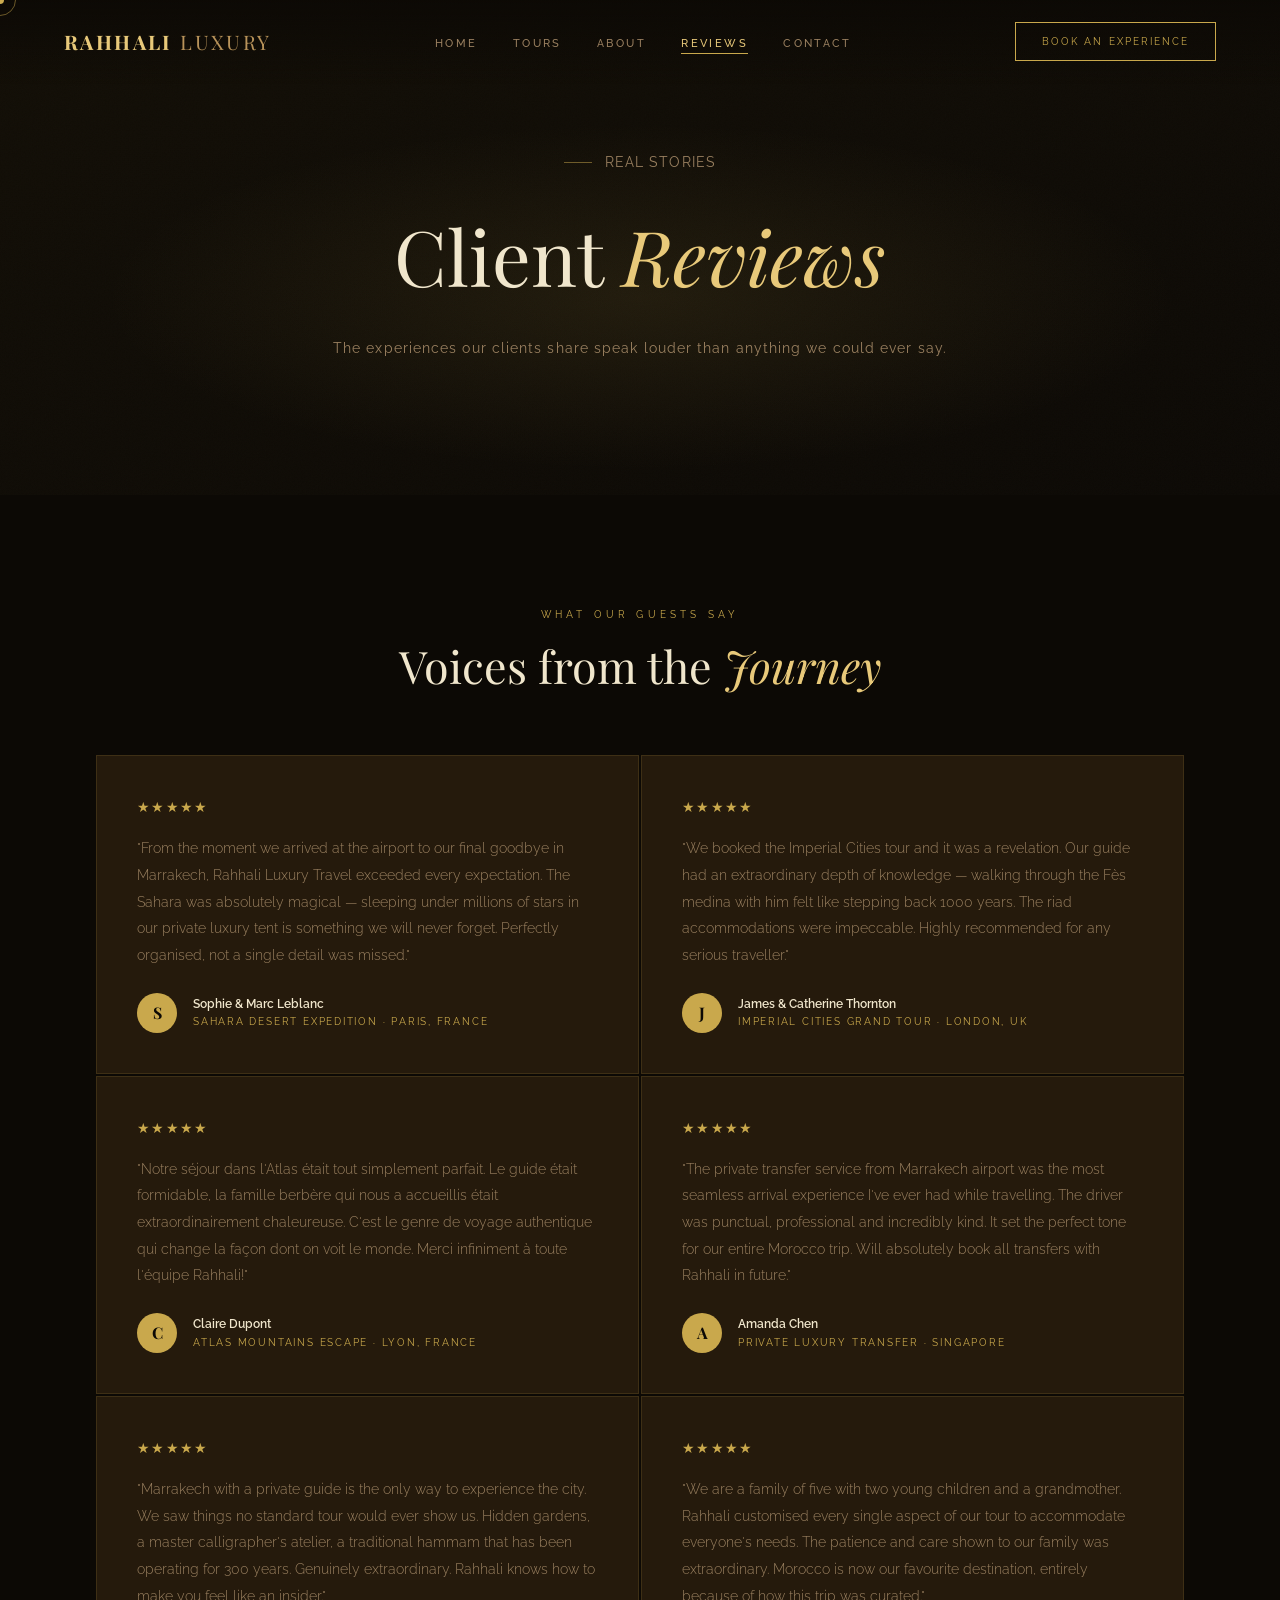
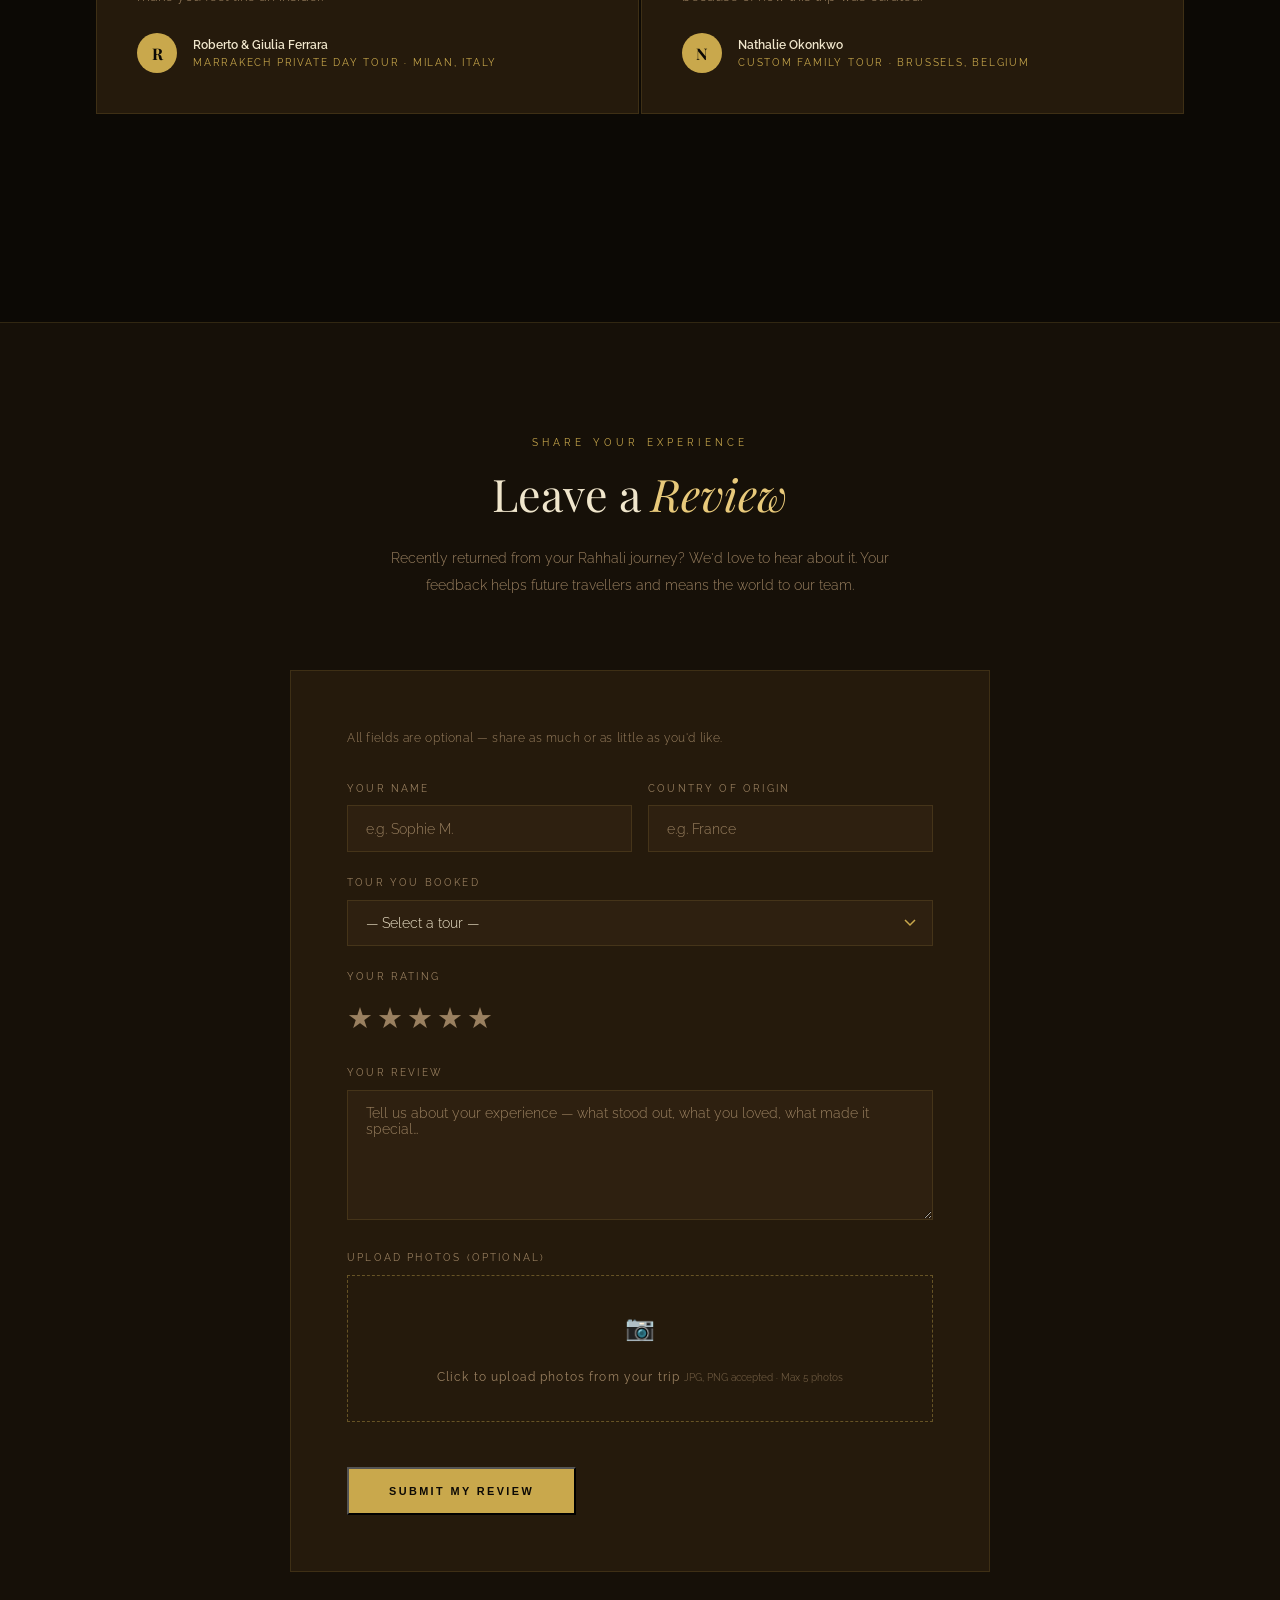
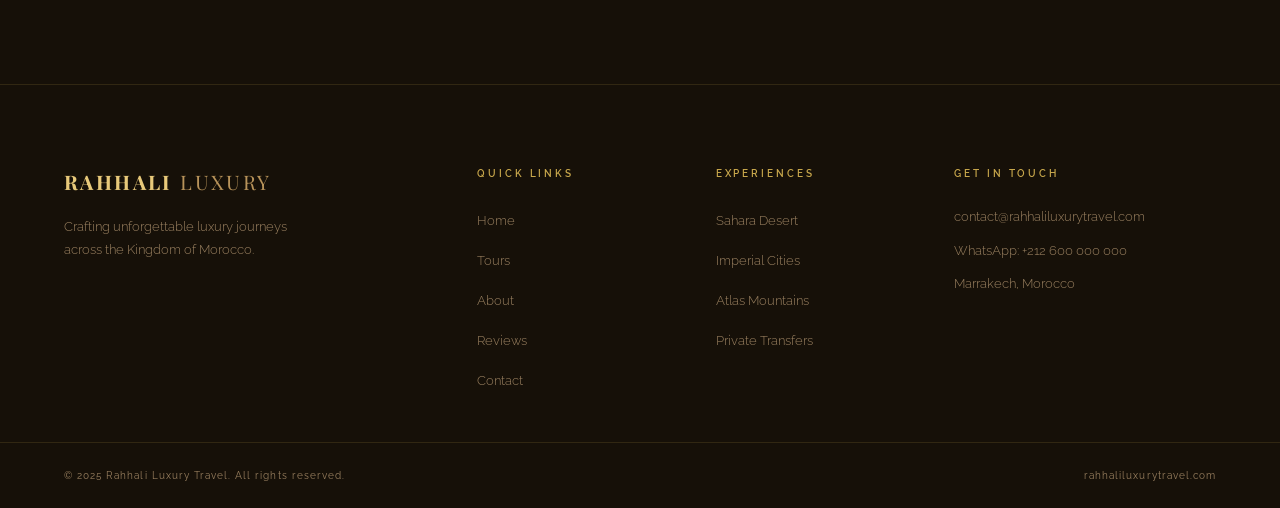
<file: reviews.html>
<!DOCTYPE html>
<html lang="en">
<head>
  <meta charset="UTF-8"/><meta name="viewport" content="width=device-width, initial-scale=1.0"/>
  <title>Client Reviews — Rahhali Luxury Travel</title>
  <link rel="preconnect" href="https://fonts.googleapis.com"><link rel="preconnect" href="https://fonts.gstatic.com" crossorigin>
  <link href="https://fonts.googleapis.com/css2?family=Playfair+Display:ital,wght@0,400;0,500;0,700;1,400;1,500&family=Raleway:wght@200;300;400;500;600&display=swap" rel="stylesheet">
  <link rel="stylesheet" href="assets/css/style.css"/>
</head>
<body>
  <div class="cursor" id="cursor"></div>
  <div class="cursor-ring" id="cursorRing"></div>

  <nav id="navbar">
    <a href="index.html" class="nav-logo">RAHHALI <span>LUXURY</span></a>
    <ul class="nav-links">
      <li><a href="index.html">Home</a></li><li><a href="tours.html">Tours</a></li>
      <li><a href="about.html">About</a></li><li><a href="reviews.html" class="active">Reviews</a></li>
      <li><a href="contact.html">Contact</a></li>
    </ul>
    <a href="tours.html" class="nav-cta">Book an Experience</a>
    <button class="hamburger" id="hamburger"><span></span><span></span><span></span></button>
  </nav>
  <div class="mobile-menu" id="mobileMenu"><ul>
    <li><a href="index.html">Home</a></li><li><a href="tours.html">Tours</a></li>
    <li><a href="about.html">About</a></li><li><a href="reviews.html">Reviews</a></li>
    <li><a href="contact.html">Contact</a></li>
  </ul></div>

  <div class="page-hero">
    <div class="page-hero-bg"></div><div class="grain"></div>
    <div class="page-hero-content reveal">
      <p class="section-label" style="justify-content:center;margin-bottom:1rem">Real Stories</p>
      <h1>Client <em>Reviews</em></h1>
      <p>The experiences our clients share speak louder than anything we could ever say.</p>
    </div>
  </div>

  <!-- REVIEWS GRID -->
  <section>
    <div class="container">
      <div class="section-header centered reveal" style="margin-bottom:4rem">
        <p class="section-label">What Our Guests Say</p>
        <h2 class="section-title">Voices from the <em>Journey</em></h2>
      </div>

      <div class="reviews-grid" id="reviewsGrid">

        <div class="review-card reveal">
          <div class="review-stars">★★★★★</div>
          <blockquote>"From the moment we arrived at the airport to our final goodbye in Marrakech, Rahhali Luxury Travel exceeded every expectation. The Sahara was absolutely magical — sleeping under millions of stars in our private luxury tent is something we will never forget. Perfectly organised, not a single detail was missed."</blockquote>
          <div class="reviewer-info">
            <div class="reviewer-avatar">S</div>
            <div>
              <div class="reviewer-name">Sophie & Marc Leblanc</div>
              <div class="reviewer-tour">Sahara Desert Expedition · Paris, France</div>
            </div>
          </div>
        </div>

        <div class="review-card reveal">
          <div class="review-stars">★★★★★</div>
          <blockquote>"We booked the Imperial Cities tour and it was a revelation. Our guide had an extraordinary depth of knowledge — walking through the Fès medina with him felt like stepping back 1000 years. The riad accommodations were impeccable. Highly recommended for any serious traveller."</blockquote>
          <div class="reviewer-info">
            <div class="reviewer-avatar">J</div>
            <div>
              <div class="reviewer-name">James & Catherine Thornton</div>
              <div class="reviewer-tour">Imperial Cities Grand Tour · London, UK</div>
            </div>
          </div>
        </div>

        <div class="review-card reveal">
          <div class="review-stars">★★★★★</div>
          <blockquote>"Notre séjour dans l'Atlas était tout simplement parfait. Le guide était formidable, la famille berbère qui nous a accueillis était extraordinairement chaleureuse. C'est le genre de voyage authentique qui change la façon dont on voit le monde. Merci infiniment à toute l'équipe Rahhali!"</blockquote>
          <div class="reviewer-info">
            <div class="reviewer-avatar">C</div>
            <div>
              <div class="reviewer-name">Claire Dupont</div>
              <div class="reviewer-tour">Atlas Mountains Escape · Lyon, France</div>
            </div>
          </div>
        </div>

        <div class="review-card reveal">
          <div class="review-stars">★★★★★</div>
          <blockquote>"The private transfer service from Marrakech airport was the most seamless arrival experience I've ever had while travelling. The driver was punctual, professional and incredibly kind. It set the perfect tone for our entire Morocco trip. Will absolutely book all transfers with Rahhali in future."</blockquote>
          <div class="reviewer-info">
            <div class="reviewer-avatar">A</div>
            <div>
              <div class="reviewer-name">Amanda Chen</div>
              <div class="reviewer-tour">Private Luxury Transfer · Singapore</div>
            </div>
          </div>
        </div>

        <div class="review-card reveal">
          <div class="review-stars">★★★★★</div>
          <blockquote>"Marrakech with a private guide is the only way to experience the city. We saw things no standard tour would ever show us. Hidden gardens, a master calligrapher's atelier, a traditional hammam that has been operating for 300 years. Genuinely extraordinary. Rahhali knows how to make you feel like an insider."</blockquote>
          <div class="reviewer-info">
            <div class="reviewer-avatar">R</div>
            <div>
              <div class="reviewer-name">Roberto & Giulia Ferrara</div>
              <div class="reviewer-tour">Marrakech Private Day Tour · Milan, Italy</div>
            </div>
          </div>
        </div>

        <div class="review-card reveal">
          <div class="review-stars">★★★★★</div>
          <blockquote>"We are a family of five with two young children and a grandmother. Rahhali customised every single aspect of our tour to accommodate everyone's needs. The patience and care shown to our family was extraordinary. Morocco is now our favourite destination, entirely because of how this trip was curated."</blockquote>
          <div class="reviewer-info">
            <div class="reviewer-avatar">N</div>
            <div>
              <div class="reviewer-name">Nathalie Okonkwo</div>
              <div class="reviewer-tour">Custom Family Tour · Brussels, Belgium</div>
            </div>
          </div>
        </div>

      </div>
    </div>
  </section>

  <!-- SUBMIT A REVIEW -->
  <section class="review-form-section" style="background:var(--dark);border-top:1px solid var(--border)">
    <div class="container">
      <div class="section-header centered reveal">
        <p class="section-label">Share Your Experience</p>
        <h2 class="section-title">Leave a <em>Review</em></h2>
        <p class="section-desc">Recently returned from your Rahhali journey? We'd love to hear about it. Your feedback helps future travellers and means the world to our team.</p>
      </div>

      <div class="review-form-card reveal">
        <p style="font-size:0.78rem;color:var(--muted);margin-bottom:2rem;font-weight:300;letter-spacing:0.05em">All fields are optional — share as much or as little as you'd like.</p>

        <div class="form-row">
          <div class="form-group">
            <label>Your Name</label>
            <input type="text" id="reviewName" placeholder="e.g. Sophie M."/>
          </div>
          <div class="form-group">
            <label>Country of Origin</label>
            <input type="text" id="reviewCountry" placeholder="e.g. France"/>
          </div>
        </div>

        <div class="form-group">
          <label>Tour You Booked</label>
          <select id="reviewTour">
            <option value="">— Select a tour —</option>
            <option>Sahara Desert Expedition</option>
            <option>Imperial Cities Grand Tour</option>
            <option>Atlas Mountains Escape</option>
            <option>Marrakech Private Day Tour</option>
            <option>Private Luxury Transfer</option>
            <option>Custom / Other</option>
          </select>
        </div>

        <div class="form-group">
          <label>Your Rating</label>
          <div class="star-rating" id="starRating">
            <span class="star" data-val="1">★</span>
            <span class="star" data-val="2">★</span>
            <span class="star" data-val="3">★</span>
            <span class="star" data-val="4">★</span>
            <span class="star" data-val="5">★</span>
          </div>
        </div>

        <div class="form-group">
          <label>Your Review</label>
          <textarea id="reviewText" placeholder="Tell us about your experience — what stood out, what you loved, what made it special…"></textarea>
        </div>

        <div class="form-group">
          <label>Upload Photos (optional)</label>
          <div class="photo-upload-area" id="uploadArea">
            <input type="file" accept="image/*" multiple id="photoInput" onchange="handlePhotoUpload(this)"/>
            <span class="upload-icon">📷</span>
            <span class="upload-label">Click to upload photos from your trip</span>
            <span class="upload-hint">JPG, PNG accepted · Max 5 photos</span>
          </div>
          <div id="photoPreview" style="display:flex;gap:0.5rem;margin-top:0.8rem;flex-wrap:wrap"></div>
        </div>

        <div class="form-actions">
          <button class="btn-primary" onclick="submitReview()"><span>Submit My Review</span></button>
        </div>

        <div id="reviewSuccess" style="display:none;margin-top:1.5rem;padding:1.5rem;background:rgba(201,168,76,0.08);border:1px solid var(--border-h)">
          <p style="font-size:0.88rem;color:var(--gold-light);font-weight:400">✦ Thank you for your review! It means a great deal to our team and will help future travellers discover Morocco through Rahhali Luxury.</p>
        </div>
      </div>
    </div>
  </section>

  <footer>
    <div class="footer-inner">
      <div class="footer-brand"><a href="index.html" class="nav-logo" style="margin-bottom:1rem;display:block">RAHHALI <span>LUXURY</span></a><p>Crafting unforgettable luxury journeys across the Kingdom of Morocco.</p></div>
      <div class="footer-links"><h4>Quick Links</h4><ul><li><a href="index.html">Home</a></li><li><a href="tours.html">Tours</a></li><li><a href="about.html">About</a></li><li><a href="reviews.html">Reviews</a></li><li><a href="contact.html">Contact</a></li></ul></div>
      <div class="footer-links"><h4>Experiences</h4><ul><li><a href="tours.html#sahara">Sahara Desert</a></li><li><a href="tours.html#imperial">Imperial Cities</a></li><li><a href="tours.html#atlas">Atlas Mountains</a></li><li><a href="tours.html#transfers">Private Transfers</a></li></ul></div>
      <div class="footer-contact"><h4>Get in Touch</h4><p><a href="mailto:contact@rahhaliluxurytravel.com">contact@rahhaliluxurytravel.com</a></p><p><a href="https://wa.me/212600000000">WhatsApp: +212 600 000 000</a></p><p>Marrakech, Morocco</p></div>
    </div>
    <div class="footer-bottom"><p>© 2025 Rahhali Luxury Travel. All rights reserved.</p><p>rahhaliluxurytravel.com</p></div>
  </footer>

  <script src="assets/js/main.js"></script>
  <script>
    // Star rating
    let selectedRating = 0;
    const stars = document.querySelectorAll('.star');
    stars.forEach(star => {
      star.style.cssText = 'font-size:1.8rem;cursor:pointer;color:var(--muted);transition:color 0.2s;';
      star.addEventListener('mouseover', () => highlightStars(star.dataset.val));
      star.addEventListener('mouseout', () => highlightStars(selectedRating));
      star.addEventListener('click', () => { selectedRating = star.dataset.val; highlightStars(selectedRating); });
    });
    function highlightStars(val) {
      stars.forEach(s => { s.style.color = s.dataset.val <= val ? 'var(--gold)' : 'var(--muted)'; });
    }

    // Photo upload preview
    function handlePhotoUpload(input) {
      const preview = document.getElementById('photoPreview');
      preview.innerHTML = '';
      const files = Array.from(input.files).slice(0, 5);
      files.forEach(file => {
        const reader = new FileReader();
        reader.onload = e => {
          const img = document.createElement('img');
          img.src = e.target.result;
          img.style.cssText = 'width:80px;height:80px;object-fit:cover;border:1px solid var(--border);';
          preview.appendChild(img);
        };
        reader.readAsDataURL(file);
      });
    }

    // Submit review
    function submitReview() {
      const success = document.getElementById('reviewSuccess');
      success.style.display = 'block';
      success.scrollIntoView({ behavior: 'smooth', block: 'nearest' });
      // Reset form
      document.getElementById('reviewName').value = '';
      document.getElementById('reviewCountry').value = '';
      document.getElementById('reviewTour').value = '';
      document.getElementById('reviewText').value = '';
      document.getElementById('photoPreview').innerHTML = '';
      selectedRating = 0;
      highlightStars(0);
    }
  </script>
</body>
</html>
</file>
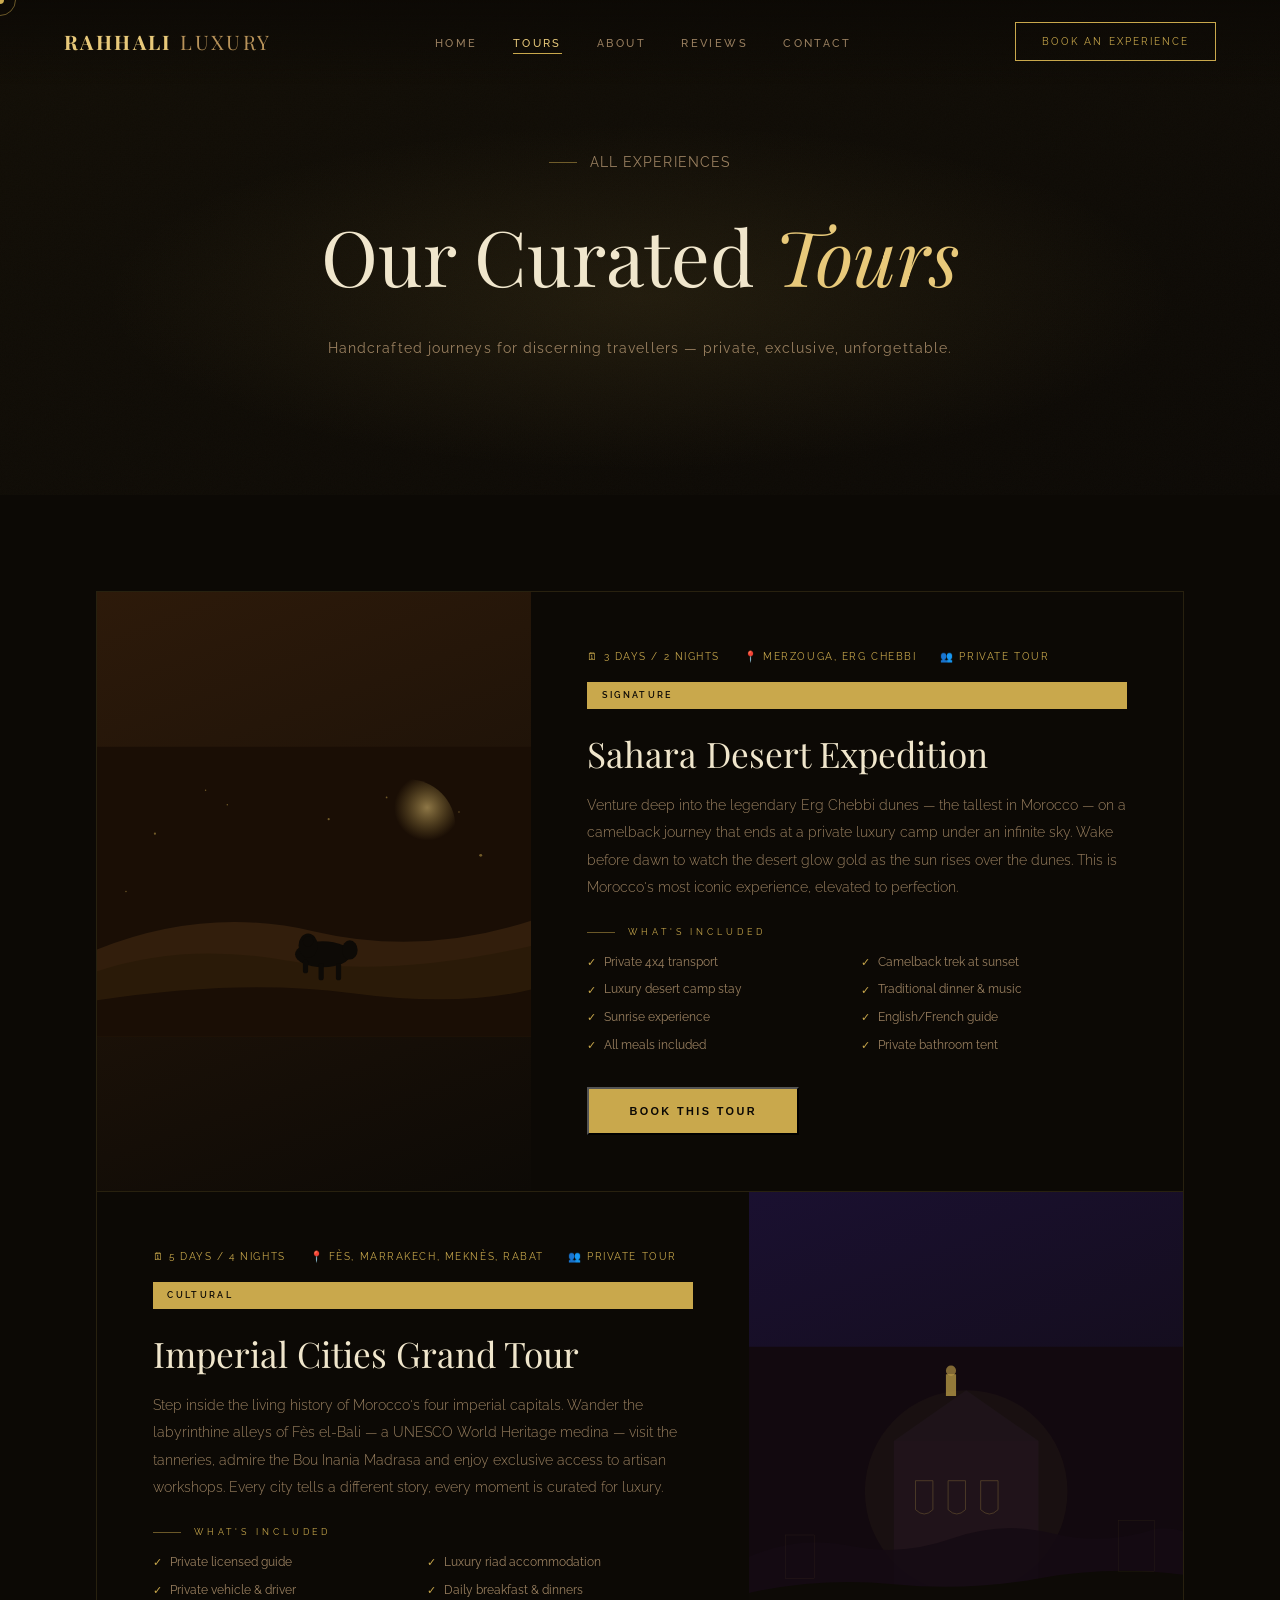
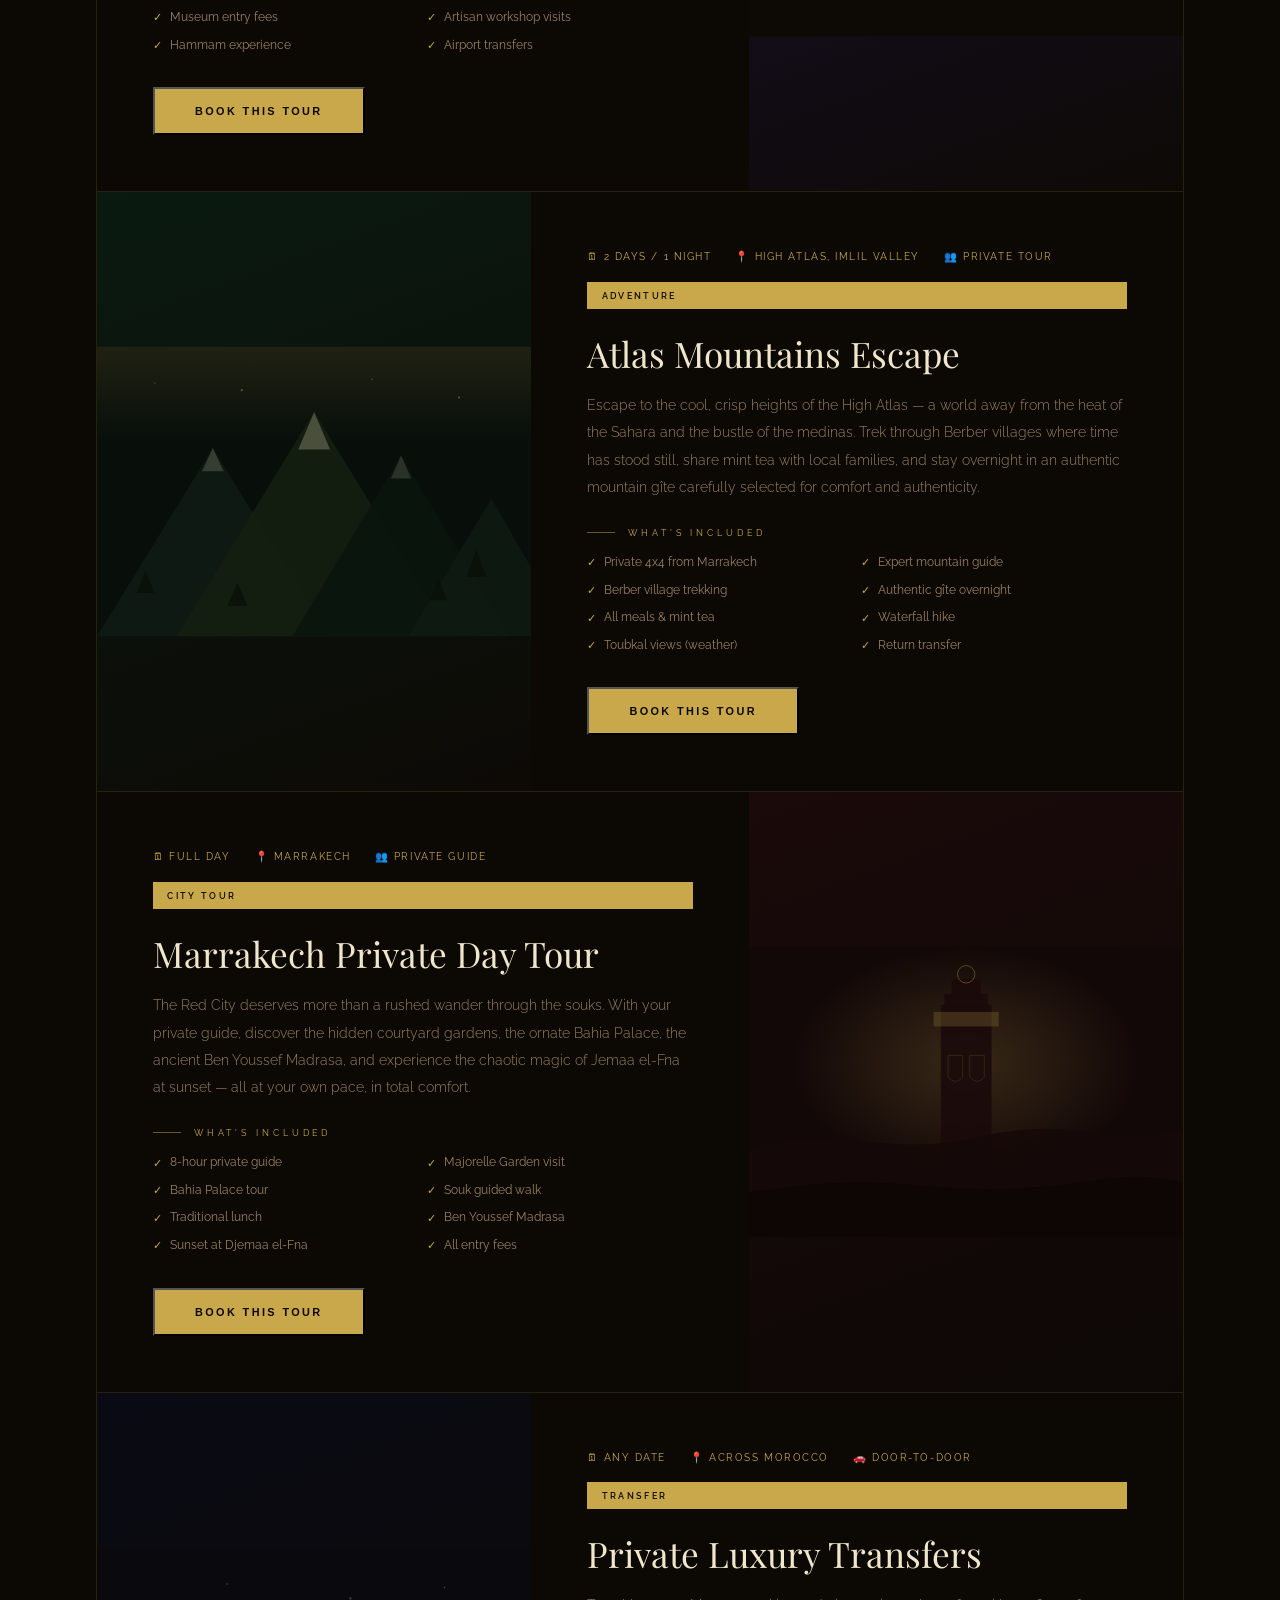
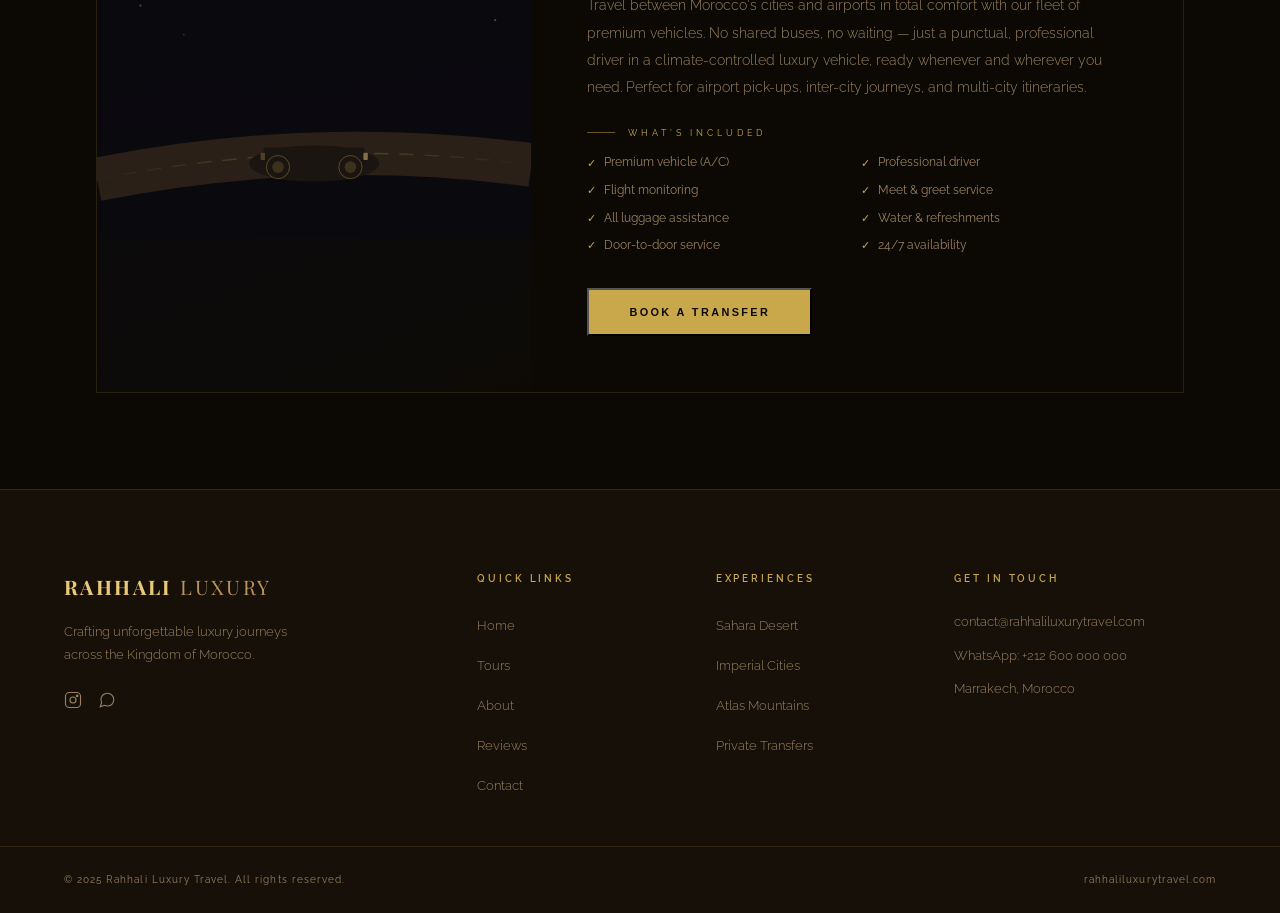
<file: tours.html>
<!DOCTYPE html>
<html lang="en">
<head>
  <meta charset="UTF-8"/>
  <meta name="viewport" content="width=device-width, initial-scale=1.0"/>
  <title>Tours & Experiences — Rahhali Luxury Travel</title>
  <link rel="preconnect" href="https://fonts.googleapis.com">
  <link rel="preconnect" href="https://fonts.gstatic.com" crossorigin>
  <link href="https://fonts.googleapis.com/css2?family=Playfair+Display:ital,wght@0,400;0,500;0,700;1,400;1,500&family=Raleway:wght@200;300;400;500;600&display=swap" rel="stylesheet">
  
<style>/* ═══════════════════════════════════════════════════════
   RAHHALI LUXURY TRAVEL — GLOBAL STYLES
   Palette: Gold / Black / Sand / White
═══════════════════════════════════════════════════════ */

*, *::before, *::after { box-sizing: border-box; margin: 0; padding: 0; }

:root {
  --gold:        #C9A84C;
  --gold-light:  #E8C97A;
  --gold-pale:   #F5E8C0;
  --sand:        #EDE0C4;
  --sand-dark:   #B8935A;
  --clay:        #8C5E3C;
  --night:       #0C0905;
  --dark:        #161008;
  --mid:         #251A0C;
  --surface:     #2E2010;
  --text:        #F0E6CC;
  --muted:       #9A8060;
  --border:      rgba(201,168,76,0.15);
  --border-h:    rgba(201,168,76,0.4);
  --white:       #FAFAF7;
}

html { scroll-behavior: smooth; font-size: 16px; }

body {
  font-family: 'Raleway', sans-serif;
  background: var(--night);
  color: var(--text);
  overflow-x: hidden;
  cursor: none;
  line-height: 1.7;
}

/* ── SCROLLBAR ── */
::-webkit-scrollbar { width: 5px; }
::-webkit-scrollbar-track { background: var(--dark); }
::-webkit-scrollbar-thumb { background: var(--gold); border-radius: 3px; }

/* ── CURSOR ── */
.cursor {
  width: 8px; height: 8px; background: var(--gold);
  border-radius: 50%; position: fixed; top: -4px; left: -4px;
  pointer-events: none; z-index: 9999;
  transition: transform 0.1s ease;
  mix-blend-mode: screen;
}
.cursor-ring {
  width: 32px; height: 32px; border: 1px solid var(--gold);
  border-radius: 50%; position: fixed; top: -16px; left: -16px;
  pointer-events: none; z-index: 9998; opacity: 0.5;
  transition: all 0.2s ease;
}
.cursor.hovering { transform: scale(3); }
.cursor-ring.hovering { opacity: 0; }

/* ── SELECTION ── */
::selection { background: var(--gold); color: var(--night); }

/* ── GRAIN OVERLAY ── */
.grain {
  position: absolute; inset: 0; pointer-events: none; z-index: 1; opacity: 0.35;
  background-image: url("data:image/svg+xml,%3Csvg xmlns='http://www.w3.org/2000/svg' width='300' height='300'%3E%3Cfilter id='n'%3E%3CfeTurbulence type='fractalNoise' baseFrequency='0.75' numOctaves='4' stitchTiles='stitch'/%3E%3C/filter%3E%3Crect width='300' height='300' filter='url(%23n)' opacity='0.05'/%3E%3C/svg%3E");
}

/* ══════════════════════
   NAVIGATION
══════════════════════ */
nav {
  position: fixed; top: 0; left: 0; right: 0; z-index: 200;
  display: flex; align-items: center; justify-content: space-between;
  padding: 1.4rem 4rem;
  transition: all 0.4s ease;
  background: linear-gradient(to bottom, rgba(12,9,5,0.9) 0%, transparent 100%);
}
nav.scrolled {
  background: rgba(12,9,5,0.97);
  padding: 1rem 4rem;
  border-bottom: 1px solid var(--border);
}

.nav-logo {
  font-family: 'Playfair Display', serif;
  font-size: 1.25rem; font-weight: 700; letter-spacing: 0.12em;
  color: var(--gold-light); text-decoration: none;
}
.nav-logo span { color: var(--sand-dark); font-weight: 400; }

.nav-links { display: flex; gap: 2.2rem; list-style: none; }
.nav-links a {
  font-size: 0.68rem; font-weight: 500; letter-spacing: 0.22em;
  text-transform: uppercase; color: var(--muted);
  text-decoration: none; transition: color 0.3s; position: relative;
}
.nav-links a::after {
  content: ''; position: absolute; bottom: -4px; left: 0; right: 0;
  height: 1px; background: var(--gold);
  transform: scaleX(0); transition: transform 0.3s;
}
.nav-links a:hover, .nav-links a.active { color: var(--gold-light); }
.nav-links a:hover::after, .nav-links a.active::after { transform: scaleX(1); }

.nav-cta {
  font-size: 0.65rem; letter-spacing: 0.2em; text-transform: uppercase;
  padding: 0.6rem 1.6rem; border: 1px solid var(--gold);
  color: var(--gold); background: transparent; text-decoration: none;
  transition: all 0.3s;
}
.nav-cta:hover { background: var(--gold); color: var(--night); }

.hamburger {
  display: none; flex-direction: column; gap: 5px;
  background: none; border: none; cursor: pointer; padding: 4px;
}
.hamburger span {
  display: block; width: 24px; height: 1px; background: var(--gold);
  transition: all 0.3s;
}
.hamburger.open span:nth-child(1) { transform: translateY(6px) rotate(45deg); }
.hamburger.open span:nth-child(2) { opacity: 0; }
.hamburger.open span:nth-child(3) { transform: translateY(-6px) rotate(-45deg); }

/* Mobile menu */
.mobile-menu {
  position: fixed; inset: 0; background: var(--night); z-index: 190;
  display: flex; align-items: center; justify-content: center;
  transform: translateY(-100%); transition: transform 0.5s cubic-bezier(0.76, 0, 0.24, 1);
}
.mobile-menu.open { transform: translateY(0); }
.mobile-menu ul { list-style: none; text-align: center; }
.mobile-menu li { margin: 1.5rem 0; }
.mobile-menu a {
  font-family: 'Playfair Display', serif; font-size: 2.5rem; font-style: italic;
  color: var(--text); text-decoration: none; transition: color 0.3s;
}
.mobile-menu a:hover { color: var(--gold-light); }

/* ══════════════════════
   HERO
══════════════════════ */
#hero {
  height: 100vh; min-height: 700px;
  position: relative; display: flex; align-items: center; justify-content: center;
  overflow: hidden;
}

.hero-bg {
  position: absolute; inset: 0;
  background:
    radial-gradient(ellipse 70% 60% at 65% 55%, rgba(201,168,76,0.10) 0%, transparent 65%),
    radial-gradient(ellipse 50% 40% at 20% 80%, rgba(140,94,60,0.12) 0%, transparent 55%),
    radial-gradient(ellipse 40% 50% at 80% 20%, rgba(201,168,76,0.06) 0%, transparent 50%),
    linear-gradient(160deg, #100C06 0%, #0C0905 50%, #080603 100%);
}

.hero-geometric {
  position: absolute; inset: 0; pointer-events: none; z-index: 1;
}
.geo-circle {
  position: absolute; top: 50%; left: 50%;
  width: 800px; height: 800px; border-radius: 50%;
  border: 1px solid rgba(201,168,76,0.06);
  transform: translate(-50%, -50%);
}
.geo-line-h {
  position: absolute; top: 50%; left: 0; right: 0;
  height: 1px; background: rgba(201,168,76,0.04);
}
.geo-line-v {
  position: absolute; left: 50%; top: 0; bottom: 0;
  width: 1px; background: rgba(201,168,76,0.04);
}

.hero-content {
  position: relative; z-index: 2; text-align: center; padding: 0 2rem; max-width: 900px;
  animation: fadeUp 1s ease both;
}

.hero-eyebrow {
  font-size: 0.62rem; letter-spacing: 0.4em; text-transform: uppercase;
  color: var(--gold); margin-bottom: 2rem;
  display: flex; align-items: center; justify-content: center; gap: 1.2rem;
}
.hero-eyebrow::before, .hero-eyebrow::after {
  content: ''; width: 50px; height: 1px; background: var(--gold); opacity: 0.4;
}

.hero-title {
  font-family: 'Playfair Display', serif;
  font-size: clamp(3.2rem, 7.5vw, 7rem);
  font-weight: 400; line-height: 1.05; color: var(--text);
  margin-bottom: 1.5rem;
}
.hero-title em { font-style: italic; color: var(--gold-light); display: block; }

.hero-subtitle {
  font-size: 0.85rem; letter-spacing: 0.08em;
  color: var(--muted); margin: 0 auto 3rem; max-width: 560px;
  font-weight: 300; line-height: 1.9;
}

.hero-actions { display: flex; gap: 1.2rem; justify-content: center; flex-wrap: wrap; }

.hero-scroll {
  position: absolute; bottom: 2.5rem; left: 50%; transform: translateX(-50%);
  z-index: 2; display: flex; flex-direction: column; align-items: center; gap: 0.6rem;
  font-size: 0.58rem; letter-spacing: 0.3em; text-transform: uppercase; color: var(--muted);
  animation: scrollBounce 2.5s ease-in-out infinite;
}
.hero-scroll-line {
  width: 1px; height: 45px;
  background: linear-gradient(to bottom, var(--gold), transparent);
}

.hero-stats {
  position: absolute; bottom: 4rem; right: 4rem; z-index: 2;
  display: flex; align-items: center; gap: 0; 
  background: rgba(22,16,8,0.8); border: 1px solid var(--border);
  backdrop-filter: blur(10px);
  animation: fadeIn 1.5s 0.5s ease both; opacity: 0;
}
.stat-item { padding: 1.2rem 2rem; text-align: center; }
.stat-num {
  font-family: 'Playfair Display', serif; font-size: 1.8rem; font-weight: 400;
  color: var(--gold-light); display: block; line-height: 1;
}
.stat-label { font-size: 0.6rem; letter-spacing: 0.2em; text-transform: uppercase; color: var(--muted); }
.stat-divider { width: 1px; height: 40px; background: var(--border); }

/* ── INTRO STRIP ── */
.intro-strip {
  background: var(--mid); border-top: 1px solid var(--border); border-bottom: 1px solid var(--border);
  padding: 1.2rem 0; overflow: hidden;
  display: flex; align-items: center; gap: 2.5rem;
  white-space: nowrap;
  font-size: 0.65rem; letter-spacing: 0.3em; text-transform: uppercase;
  color: var(--muted);
  animation: marquee 20s linear infinite;
  width: max-content;
}
.intro-strip .dot { color: var(--gold); font-size: 0.5rem; }
@keyframes marquee {
  0% { transform: translateX(0); }
  100% { transform: translateX(-50%); }
}

/* ══════════════════════
   LAYOUT UTILITIES
══════════════════════ */
.container { max-width: 1260px; margin: 0 auto; padding: 0 2rem; }
.grid-2 { display: grid; grid-template-columns: 1fr 1fr; gap: 6rem; align-items: center; }
.centered { text-align: center; }
section { padding: 7rem 4rem; }

/* ── TYPOGRAPHY ── */
.section-label {
  font-size: 0.62rem; letter-spacing: 0.42em; text-transform: uppercase;
  color: var(--gold); margin-bottom: 1rem;
  display: flex; align-items: center; gap: 0.8rem;
}
.section-label::before {
  content: ''; width: 28px; height: 1px; background: var(--gold); opacity: 0.5;
}
.centered .section-label { justify-content: center; }
.centered .section-label::before { display: none; }

.section-title {
  font-family: 'Playfair Display', serif;
  font-size: clamp(2.2rem, 3.5vw, 3.5rem);
  font-weight: 400; line-height: 1.15; color: var(--text); margin-bottom: 1.5rem;
}
.section-title em { font-style: italic; color: var(--gold-light); }

.section-header.centered { margin-bottom: 4.5rem; }
.section-desc {
  font-size: 0.9rem; color: var(--muted); max-width: 540px;
  margin: 0 auto; font-weight: 300; line-height: 1.9;
}

/* ── BUTTONS ── */
.btn-primary {
  display: inline-block; font-size: 0.68rem; letter-spacing: 0.22em; text-transform: uppercase;
  padding: 1rem 2.5rem; background: var(--gold); color: var(--night);
  text-decoration: none; font-weight: 600; transition: all 0.3s;
  position: relative; overflow: hidden;
}
.btn-primary::after {
  content: ''; position: absolute; inset: 0; background: var(--gold-light);
  transform: translateX(-101%); transition: transform 0.3s ease;
}
.btn-primary:hover::after { transform: translateX(0); }
.btn-primary span { position: relative; z-index: 1; }
.btn-primary:hover { color: var(--night); }

.btn-ghost {
  display: inline-block; font-size: 0.68rem; letter-spacing: 0.22em; text-transform: uppercase;
  padding: 1rem 2.5rem; border: 1px solid var(--border-h);
  color: var(--gold-light); text-decoration: none; transition: all 0.3s;
}
.btn-ghost:hover { background: rgba(201,168,76,0.06); border-color: var(--gold); }

/* ══════════════════════
   ABOUT TEASER
══════════════════════ */
#about-teaser { padding: 8rem 4rem; }
#about-teaser .container { max-width: 1260px; margin: 0 auto; }

.about-visual { position: relative; }
.about-img-frame {
  position: relative; border: 1px solid var(--border);
  overflow: hidden;
}
.about-img-inner { aspect-ratio: 3/4; overflow: hidden; }
.about-illustration { display: block; width: 100%; height: 100%; }

.about-badge {
  position: absolute; bottom: -1.5rem; right: -1.5rem;
  background: var(--gold); color: var(--night);
  padding: 1.5rem; text-align: center; min-width: 120px;
}
.badge-num {
  font-family: 'Playfair Display', serif; font-size: 2rem; font-weight: 700;
  display: block; line-height: 1;
}
.badge-text { font-size: 0.62rem; letter-spacing: 0.12em; text-transform: uppercase; font-weight: 600; }

.about-text p {
  font-size: 0.92rem; line-height: 1.9; color: var(--muted); font-weight: 300;
  margin-bottom: 1.2rem;
}

.pillars {
  display: flex; gap: 2rem; margin: 2.5rem 0;
  flex-wrap: wrap;
}
.pillar { display: flex; align-items: center; gap: 0.6rem; }
.pillar-icon { color: var(--gold); font-size: 0.7rem; }
.pillar span { font-size: 0.72rem; letter-spacing: 0.15em; text-transform: uppercase; color: var(--sand); font-weight: 500; }

/* ══════════════════════
   TOURS GRID
══════════════════════ */
.tours-grid {
  display: grid; grid-template-columns: 1.4fr 1fr 1fr;
  gap: 2px;
}

.tour-card {
  background: var(--mid); border: 1px solid var(--border);
  overflow: hidden; transition: border-color 0.3s;
  display: flex; flex-direction: column;
}
.tour-card:hover { border-color: var(--border-h); }

.tour-card-img {
  position: relative; overflow: hidden;
  aspect-ratio: 4/3;
  display: flex; align-items: center; justify-content: center;
  transition: transform 0.5s ease;
}
.featured-card .tour-card-img { aspect-ratio: unset; flex: 1; min-height: 300px; }
.tour-card:hover .tour-card-img svg { transform: scale(1.04); transition: transform 0.5s ease; }

.tour-tag {
  position: absolute; top: 1rem; right: 1rem;
  font-size: 0.58rem; letter-spacing: 0.25em; text-transform: uppercase;
  background: var(--gold); color: var(--night); padding: 0.35rem 0.9rem; font-weight: 600;
}

.tour-card-body { padding: 1.8rem; display: flex; flex-direction: column; gap: 0.6rem; }
.tour-meta { font-size: 0.65rem; letter-spacing: 0.15em; color: var(--gold); text-transform: uppercase; }
.tour-card-body h3 {
  font-family: 'Playfair Display', serif; font-size: 1.35rem; font-weight: 400;
  color: var(--text); line-height: 1.3;
}
.tour-card-body p { font-size: 0.82rem; color: var(--muted); line-height: 1.8; font-weight: 300; }

.tour-card-footer { display: flex; justify-content: space-between; align-items: flex-end; margin-top: 1rem; flex-wrap: wrap; gap: 0.8rem; }
.tour-highlights { display: flex; flex-wrap: wrap; gap: 0.5rem; }
.tour-highlights span { font-size: 0.65rem; background: var(--surface); padding: 0.3rem 0.7rem; color: var(--muted); }

.tour-link {
  font-size: 0.65rem; letter-spacing: 0.2em; text-transform: uppercase;
  color: var(--gold); text-decoration: none; transition: color 0.3s; white-space: nowrap;
}
.tour-link:hover { color: var(--gold-light); }

/* ══════════════════════
   HOW IT WORKS
══════════════════════ */
#how-it-works {
  background: var(--dark);
  border-top: 1px solid var(--border);
  border-bottom: 1px solid var(--border);
}
.steps-grid { display: grid; grid-template-columns: repeat(3, 1fr); gap: 3rem; margin-top: 4rem; }
.step { position: relative; }
.step-num {
  font-family: 'Playfair Display', serif; font-size: 4rem; font-weight: 400;
  color: rgba(201,168,76,0.12); line-height: 1; margin-bottom: 1rem;
  display: block;
}
.step-line {
  width: 40px; height: 1px; background: var(--gold); margin-bottom: 1.5rem; opacity: 0.5;
}
.step h3 {
  font-family: 'Playfair Display', serif; font-size: 1.2rem; font-weight: 400;
  color: var(--text); margin-bottom: 0.8rem;
}
.step p { font-size: 0.85rem; color: var(--muted); font-weight: 300; line-height: 1.9; }

/* ══════════════════════
   TESTIMONIAL TEASER
══════════════════════ */
#testimonial-teaser { text-align: center; padding: 8rem 4rem; }
.testimonial-inner { max-width: 700px; margin: 0 auto; }
.quote-mark {
  font-family: 'Playfair Display', serif; font-size: 8rem; line-height: 0.5;
  color: var(--gold); opacity: 0.3; display: block; margin-bottom: 2rem;
}
blockquote {
  font-family: 'Playfair Display', serif; font-size: 1.3rem; font-style: italic;
  color: var(--text); line-height: 1.8; font-weight: 400; margin-bottom: 1.5rem;
}
cite { font-size: 0.7rem; letter-spacing: 0.3em; text-transform: uppercase; color: var(--gold); }

/* ══════════════════════
   TOURS PAGE
══════════════════════ */
.page-hero {
  height: 55vh; min-height: 420px; position: relative;
  display: flex; align-items: center; justify-content: center;
  overflow: hidden;
}
.page-hero-bg {
  position: absolute; inset: 0;
  background:
    radial-gradient(ellipse 60% 50% at 50% 60%, rgba(201,168,76,0.1) 0%, transparent 70%),
    linear-gradient(160deg, #120E06 0%, #0C0905 100%);
}
.page-hero-content { position: relative; z-index: 2; text-align: center; }
.page-hero h1 {
  font-family: 'Playfair Display', serif; font-size: clamp(3rem, 6vw, 5.5rem);
  font-weight: 400; color: var(--text);
}
.page-hero h1 em { font-style: italic; color: var(--gold-light); }
.page-hero p { font-size: 0.85rem; color: var(--muted); margin-top: 1rem; letter-spacing: 0.08em; }

/* Full tours list */
.tours-list { display: flex; flex-direction: column; gap: 0; }
.tour-detail-card {
  display: grid; grid-template-columns: 1fr 1.5fr;
  border: 1px solid var(--border); border-top: none; overflow: hidden;
  transition: border-color 0.3s;
}
.tour-detail-card:first-child { border-top: 1px solid var(--border); }
.tour-detail-card:hover { border-color: var(--border-h); }
.tour-detail-card:nth-child(even) { direction: rtl; }
.tour-detail-card:nth-child(even) > * { direction: ltr; }

.tour-detail-img {
  min-height: 380px; display: flex; align-items: center; justify-content: center;
  overflow: hidden; position: relative;
}
.tour-detail-img svg { transition: transform 0.6s ease; }
.tour-detail-card:hover .tour-detail-img svg { transform: scale(1.05); }

.tour-detail-body { padding: 3.5rem; display: flex; flex-direction: column; gap: 1rem; justify-content: center; }
.tour-detail-body .tour-meta { display: flex; gap: 1.5rem; flex-wrap: wrap; }
.tour-detail-body h2 {
  font-family: 'Playfair Display', serif; font-size: 2.2rem; font-weight: 400;
  color: var(--text); line-height: 1.2;
}
.tour-detail-body .description { font-size: 0.9rem; color: var(--muted); line-height: 1.9; font-weight: 300; }

.inclusions-grid { display: grid; grid-template-columns: 1fr 1fr; gap: 0.5rem; margin: 0.5rem 0; }
.inclusion-item { font-size: 0.72rem; color: var(--muted); display: flex; align-items: center; gap: 0.5rem; }
.inclusion-item::before { content: '✓'; color: var(--gold); font-size: 0.7rem; }

.tour-actions { display: flex; gap: 1rem; flex-wrap: wrap; margin-top: 0.5rem; }

/* Booking Modal */
.modal-overlay {
  position: fixed; inset: 0; background: rgba(0,0,0,0.85); z-index: 500;
  display: flex; align-items: center; justify-content: center;
  opacity: 0; pointer-events: none; transition: opacity 0.3s;
  backdrop-filter: blur(6px);
}
.modal-overlay.open { opacity: 1; pointer-events: all; }
.modal {
  background: var(--dark); border: 1px solid var(--border);
  padding: 3rem; max-width: 560px; width: 90%; max-height: 90vh; overflow-y: auto;
  transform: translateY(20px); transition: transform 0.3s;
}
.modal-overlay.open .modal { transform: translateY(0); }
.modal-header { display: flex; justify-content: space-between; align-items: flex-start; margin-bottom: 2rem; }
.modal-header h3 { font-family: 'Playfair Display', serif; font-size: 1.6rem; font-weight: 400; color: var(--text); }
.modal-close { background: none; border: none; color: var(--muted); font-size: 1.5rem; cursor: pointer; transition: color 0.3s; line-height: 1; }
.modal-close:hover { color: var(--gold); }

/* ══════════════════════
   FORMS
══════════════════════ */
.form-group { margin-bottom: 1.4rem; }
.form-row { display: grid; grid-template-columns: 1fr 1fr; gap: 1rem; }
label { display: block; font-size: 0.62rem; letter-spacing: 0.22em; text-transform: uppercase; color: var(--muted); margin-bottom: 0.5rem; }
input, textarea, select {
  width: 100%; background: var(--surface); border: 1px solid var(--border);
  color: var(--text); padding: 0.9rem 1.1rem;
  font-family: 'Raleway', sans-serif; font-size: 0.85rem; font-weight: 300;
  outline: none; transition: border-color 0.3s; appearance: none;
}
input:focus, textarea:focus, select:focus { border-color: var(--gold); }
input::placeholder, textarea::placeholder { color: var(--muted); }
textarea { resize: vertical; min-height: 130px; }
select { cursor: pointer; background-image: url("data:image/svg+xml,%3Csvg xmlns='http://www.w3.org/2000/svg' width='12' height='8' viewBox='0 0 12 8'%3E%3Cpath d='M1 1l5 5 5-5' stroke='%23C9A84C' stroke-width='1.5' fill='none'/%3E%3C/svg%3E"); background-repeat: no-repeat; background-position: right 1rem center; padding-right: 2.5rem; }
option { background: var(--dark); }

.form-actions { display: flex; gap: 1rem; flex-wrap: wrap; margin-top: 2rem; }

.btn-whatsapp {
  display: inline-flex; align-items: center; gap: 0.6rem;
  font-size: 0.68rem; letter-spacing: 0.18em; text-transform: uppercase;
  padding: 1rem 2rem; background: #25D366; color: #fff;
  text-decoration: none; font-weight: 600; transition: all 0.3s; border: none; cursor: pointer;
  font-family: 'Raleway', sans-serif;
}
.btn-whatsapp:hover { background: #1ebe5d; }

.btn-email {
  display: inline-flex; align-items: center; gap: 0.6rem;
  font-size: 0.68rem; letter-spacing: 0.18em; text-transform: uppercase;
  padding: 1rem 2rem; background: transparent; border: 1px solid var(--border-h);
  color: var(--gold-light); text-decoration: none; font-weight: 500; transition: all 0.3s; cursor: pointer;
  font-family: 'Raleway', sans-serif;
}
.btn-email:hover { background: rgba(201,168,76,0.06); }

/* ══════════════════════
   ABOUT PAGE
══════════════════════ */
.values-grid { display: grid; grid-template-columns: repeat(3, 1fr); gap: 2px; margin-top: 4rem; }
.value-card {
  background: var(--mid); padding: 3rem 2.5rem; border: 1px solid var(--border);
  transition: border-color 0.3s;
}
.value-card:hover { border-color: var(--border-h); }
.value-icon { font-size: 1.5rem; margin-bottom: 1.5rem; display: block; }
.value-card h3 {
  font-family: 'Playfair Display', serif; font-size: 1.2rem; font-weight: 400;
  color: var(--text); margin-bottom: 0.8rem;
}
.value-card p { font-size: 0.82rem; color: var(--muted); line-height: 1.9; font-weight: 300; }

.team-section { margin-top: 6rem; }
.stats-row {
  display: grid; grid-template-columns: repeat(4, 1fr);
  gap: 2px; margin-top: 4rem;
}
.stat-box {
  background: var(--mid); padding: 2.5rem; text-align: center; border: 1px solid var(--border);
}
.stat-box .big-num {
  font-family: 'Playfair Display', serif; font-size: 3rem; color: var(--gold-light);
  display: block; line-height: 1;
}
.stat-box span { font-size: 0.65rem; letter-spacing: 0.22em; text-transform: uppercase; color: var(--muted); }

/* ══════════════════════
   REVIEWS PAGE
══════════════════════ */
.reviews-grid { display: grid; grid-template-columns: repeat(2, 1fr); gap: 2px; }
.review-card {
  background: var(--mid); padding: 2.5rem; border: 1px solid var(--border);
}
.review-stars { color: var(--gold); font-size: 0.85rem; margin-bottom: 1rem; letter-spacing: 0.1em; }
.review-card blockquote {
  font-size: 0.9rem; font-style: normal; color: var(--muted); line-height: 1.85;
  font-family: 'Raleway', sans-serif; font-weight: 300; margin-bottom: 1.5rem;
}
.reviewer-info { display: flex; align-items: center; gap: 1rem; }
.reviewer-avatar {
  width: 40px; height: 40px; border-radius: 50%;
  background: var(--gold); display: flex; align-items: center; justify-content: center;
  font-family: 'Playfair Display', serif; font-size: 1rem; color: var(--night); font-weight: 700;
}
.reviewer-name { font-size: 0.75rem; font-weight: 600; color: var(--text); }
.reviewer-tour { font-size: 0.62rem; letter-spacing: 0.18em; text-transform: uppercase; color: var(--gold); }

.review-form-section { margin-top: 6rem; }
.review-form-card {
  background: var(--mid); border: 1px solid var(--border); padding: 3.5rem; max-width: 700px; margin: 3rem auto 0;
}
.photo-upload-area {
  border: 1px dashed var(--border-h); padding: 2rem; text-align: center;
  cursor: pointer; transition: all 0.3s; position: relative;
}
.photo-upload-area:hover { border-color: var(--gold); background: rgba(201,168,76,0.03); }
.photo-upload-area input[type="file"] { position: absolute; inset: 0; opacity: 0; cursor: pointer; }
.upload-icon { font-size: 1.5rem; display: block; margin-bottom: 0.8rem; color: var(--gold); }
.upload-label { font-size: 0.72rem; color: var(--muted); letter-spacing: 0.1em; }
.upload-hint { font-size: 0.62rem; color: var(--muted); opacity: 0.6; margin-top: 0.3rem; }

/* ══════════════════════
   CONTACT PAGE
══════════════════════ */
.contact-grid { display: grid; grid-template-columns: 1fr 1.6fr; gap: 5rem; align-items: start; }
.contact-info { display: flex; flex-direction: column; gap: 2.5rem; }
.contact-item { display: flex; flex-direction: column; gap: 0.4rem; }
.contact-item-label { font-size: 0.6rem; letter-spacing: 0.3em; text-transform: uppercase; color: var(--gold); }
.contact-item-value { font-size: 0.9rem; color: var(--text); font-weight: 300; }
.contact-item-value a { color: var(--text); text-decoration: none; transition: color 0.3s; }
.contact-item-value a:hover { color: var(--gold-light); }

.contact-form-card { background: var(--mid); border: 1px solid var(--border); padding: 3rem; }

/* ══════════════════════
   FOOTER
══════════════════════ */
footer {
  background: var(--dark); border-top: 1px solid var(--border); margin-top: auto;
}
.footer-inner {
  display: grid; grid-template-columns: 2fr 1fr 1fr 1.5fr;
  gap: 4rem; padding: 5rem 4rem 3rem; max-width: 1400px; margin: 0 auto;
}
.footer-brand .nav-logo { display: block; margin-bottom: 1rem; }
.footer-brand p { font-size: 0.82rem; color: var(--muted); line-height: 1.8; font-weight: 300; max-width: 260px; margin-bottom: 1.5rem; }
.social-links { display: flex; gap: 1rem; }
.social-links a { color: var(--muted); transition: color 0.3s; display: flex; }
.social-links a:hover { color: var(--gold); }

.footer-links h4, .footer-contact h4 {
  font-size: 0.65rem; letter-spacing: 0.28em; text-transform: uppercase;
  color: var(--gold); margin-bottom: 1.5rem; font-weight: 600;
}
.footer-links ul { list-style: none; display: flex; flex-direction: column; gap: 0.8rem; }
.footer-links a { font-size: 0.82rem; color: var(--muted); text-decoration: none; font-weight: 300; transition: color 0.3s; }
.footer-links a:hover { color: var(--gold-light); }

.footer-contact p { font-size: 0.82rem; color: var(--muted); margin-bottom: 0.7rem; font-weight: 300; }
.footer-contact a { color: var(--muted); text-decoration: none; transition: color 0.3s; }
.footer-contact a:hover { color: var(--gold-light); }

.footer-bottom {
  border-top: 1px solid var(--border); padding: 1.5rem 4rem;
  display: flex; justify-content: space-between;
  font-size: 0.65rem; letter-spacing: 0.1em; color: var(--muted);
  max-width: 1400px; margin: 0 auto;
}

/* ══════════════════════
   ANIMATIONS
══════════════════════ */
@keyframes fadeUp {
  from { opacity: 0; transform: translateY(30px); }
  to   { opacity: 1; transform: translateY(0); }
}
@keyframes fadeIn {
  from { opacity: 0; }
  to   { opacity: 1; }
}
@keyframes scrollBounce {
  0%, 100% { transform: translateX(-50%) translateY(0); }
  50%       { transform: translateX(-50%) translateY(8px); }
}

.reveal {
  opacity: 0; transform: translateY(25px);
  transition: opacity 0.7s ease, transform 0.7s ease;
}
.reveal.visible { opacity: 1; transform: translateY(0); }

/* ══════════════════════
   RESPONSIVE
══════════════════════ */
@media (max-width: 1100px) {
  .tours-grid { grid-template-columns: 1fr 1fr; }
  .featured-card { grid-column: span 2; }
  .stats-row { grid-template-columns: repeat(2, 1fr); }
}

@media (max-width: 900px) {
  nav { padding: 1.2rem 2rem; }
  nav.scrolled { padding: 0.9rem 2rem; }
  .nav-links, .nav-cta { display: none; }
  .hamburger { display: flex; }
  section { padding: 5rem 2rem; }
  .grid-2 { grid-template-columns: 1fr; gap: 3rem; }
  .tours-grid { grid-template-columns: 1fr; }
  .featured-card { grid-column: span 1; }
  .steps-grid { grid-template-columns: 1fr; gap: 2.5rem; }
  .values-grid { grid-template-columns: 1fr; }
  .reviews-grid { grid-template-columns: 1fr; }
  .contact-grid { grid-template-columns: 1fr; gap: 3rem; }
  .footer-inner { grid-template-columns: 1fr 1fr; gap: 2.5rem; }
  .hero-stats { display: none; }
  .tour-detail-card { grid-template-columns: 1fr; }
  .tour-detail-card:nth-child(even) { direction: ltr; }
  .form-row { grid-template-columns: 1fr; }
}

@media (max-width: 600px) {
  .hero-title { font-size: 2.8rem; }
  .hero-actions { flex-direction: column; align-items: center; }
  .footer-inner { grid-template-columns: 1fr; }
  .footer-bottom { flex-direction: column; gap: 0.5rem; text-align: center; }
  .intro-strip { display: none; }
  body { cursor: auto; }
  .cursor, .cursor-ring { display: none; }
  .stats-row { grid-template-columns: 1fr 1fr; }
}
</style>
</head>
<body>
  <div class="cursor" id="cursor"></div>
  <div class="cursor-ring" id="cursorRing"></div>

  <nav id="navbar">
    <a href="index.html" class="nav-logo">RAHHALI <span>LUXURY</span></a>
    <ul class="nav-links">
      <li><a href="index.html">Home</a></li>
      <li><a href="tours.html" class="active">Tours</a></li>
      <li><a href="about.html">About</a></li>
      <li><a href="reviews.html">Reviews</a></li>
      <li><a href="contact.html">Contact</a></li>
    </ul>
    <a href="#booking-modal" class="nav-cta" id="navBookBtn">Book an Experience</a>
    <button class="hamburger" id="hamburger"><span></span><span></span><span></span></button>
  </nav>
  <div class="mobile-menu" id="mobileMenu">
    <ul>
      <li><a href="index.html">Home</a></li>
      <li><a href="tours.html">Tours</a></li>
      <li><a href="about.html">About</a></li>
      <li><a href="reviews.html">Reviews</a></li>
      <li><a href="contact.html">Contact</a></li>
    </ul>
  </div>

  <!-- PAGE HERO -->
  <div class="page-hero">
    <div class="page-hero-bg"></div>
    <div class="grain"></div>
    <div class="page-hero-content reveal">
      <p class="section-label" style="justify-content:center;margin-bottom:1rem">All Experiences</p>
      <h1>Our Curated <em>Tours</em></h1>
      <p>Handcrafted journeys for discerning travellers — private, exclusive, unforgettable.</p>
    </div>
  </div>

  <!-- TOURS LIST -->
  <section style="padding:6rem 4rem">
    <div class="container">
      <div class="tours-list">

        <!-- SAHARA -->
        <div class="tour-detail-card reveal" id="sahara">
          <div class="tour-detail-img" style="background: linear-gradient(160deg,#2D1A0A,#0D0A06)">
            <svg viewBox="0 0 600 400" xmlns="http://www.w3.org/2000/svg" width="100%" height="100%">
              <defs><radialGradient id="g1" cx="70%" cy="30%" r="35%"><stop offset="0%" style="stop-color:#E8C97A;stop-opacity:0.7"/><stop offset="100%" style="stop-color:#C9A84C;stop-opacity:0"/></radialGradient></defs>
              <rect width="600" height="400" fill="#1A0E05"/>
              <circle cx="430" cy="110" r="65" fill="url(#g1)" opacity="0.8"/>
              <path d="M0 280 Q150 220 300 255 Q450 290 600 240 L600 400 L0 400 Z" fill="#3D2510" opacity="0.7"/>
              <path d="M0 310 Q120 270 260 295 Q400 320 600 275 L600 400 L0 400 Z" fill="#2A1A08" opacity="0.85"/>
              <path d="M0 350 Q200 320 350 340 Q500 360 600 335 L600 400 L0 400 Z" fill="#1A0E05"/>
              <g fill="#0D0A06" transform="translate(270,265) scale(1.2)">
                <ellipse cx="35" cy="18" rx="32" ry="15"/><ellipse cx="18" cy="8" rx="11" ry="14"/>
                <rect x="30" y="28" width="6" height="20" rx="3"/><rect x="50" y="28" width="6" height="20" rx="3"/>
                <rect x="12" y="24" width="6" height="16" rx="3"/><ellipse cx="18" cy="3" rx="6" ry="6"/>
                <ellipse cx="66" cy="13" rx="9" ry="11"/>
              </g>
              <g fill="#C9A84C" opacity="0.5">
                <circle cx="80" cy="120" r="1.5"/><circle cx="180" cy="80" r="1"/><circle cx="320" cy="100" r="1.5"/>
                <circle cx="500" cy="90" r="1"/><circle cx="40" cy="200" r="1"/><circle cx="530" cy="150" r="2"/>
                <circle cx="150" cy="60" r="1"/><circle cx="400" cy="70" r="1.2"/>
              </g>
            </svg>
          </div>
          <div class="tour-detail-body">
            <div class="tour-meta">
              <span>🗓 3 Days / 2 Nights</span>
              <span>📍 Merzouga, Erg Chebbi</span>
              <span>👥 Private Tour</span>
            </div>
            <div class="tour-tag" style="position:static;display:inline-block;margin-bottom:0.5rem">Signature</div>
            <h2>Sahara Desert Expedition</h2>
            <p class="description">Venture deep into the legendary Erg Chebbi dunes — the tallest in Morocco — on a camelback journey that ends at a private luxury camp under an infinite sky. Wake before dawn to watch the desert glow gold as the sun rises over the dunes. This is Morocco's most iconic experience, elevated to perfection.</p>
            <div style="margin-top:0.5rem">
              <p class="section-label" style="font-size:0.58rem;margin-bottom:0.8rem">What's Included</p>
              <div class="inclusions-grid">
                <div class="inclusion-item">Private 4x4 transport</div>
                <div class="inclusion-item">Camelback trek at sunset</div>
                <div class="inclusion-item">Luxury desert camp stay</div>
                <div class="inclusion-item">Traditional dinner & music</div>
                <div class="inclusion-item">Sunrise experience</div>
                <div class="inclusion-item">English/French guide</div>
                <div class="inclusion-item">All meals included</div>
                <div class="inclusion-item">Private bathroom tent</div>
              </div>
            </div>
            <div class="tour-actions">
              <button class="btn-primary" onclick="openBooking('Sahara Desert Expedition')"><span>Book This Tour</span></button>
            </div>
          </div>
        </div>

        <!-- IMPERIAL CITIES -->
        <div class="tour-detail-card reveal" id="imperial">
          <div class="tour-detail-img" style="background: linear-gradient(160deg,#1A1030,#0D0A06)">
            <svg viewBox="0 0 600 400" xmlns="http://www.w3.org/2000/svg" width="100%" height="100%">
              <rect width="600" height="400" fill="#12090F"/>
              <rect x="200" y="130" width="200" height="230" fill="#1A0E1A" opacity="0.9"/>
              <polygon points="300,60 200,130 400,130" fill="#180E18" opacity="0.95"/>
              <rect x="272" y="38" width="14" height="30" fill="#C9A84C" opacity="0.7"/>
              <circle cx="279" cy="33" r="7" fill="#C9A84C" opacity="0.6"/>
              <g fill="none" stroke="#C9A84C" stroke-width="1" opacity="0.35">
                <path d="M230 185 L230 225 Q242 237 254 225 L254 185 Z"/>
                <path d="M275 185 L275 225 Q287 237 299 225 L299 185 Z"/>
                <path d="M320 185 L320 225 Q332 237 344 225 L344 185 Z"/>
              </g>
              <circle cx="300" cy="200" r="140" fill="#C9A84C" opacity="0.04"/>
              <path d="M0 290 Q70 260 140 275 Q210 290 280 265 Q350 240 420 258 Q490 275 560 252 Q580 248 600 255 L600 400 L0 400 Z" fill="#150A13" opacity="0.8"/>
              <path d="M0 340 Q100 318 200 328 Q300 338 400 320 Q500 302 600 315 L600 400 L0 400 Z" fill="#0D0A06"/>
              <g fill="none" stroke="#C9A84C" stroke-width="0.5" opacity="0.15">
                <rect x="50" y="260" width="40" height="60"/><rect x="510" y="240" width="50" height="70"/>
              </g>
            </svg>
          </div>
          <div class="tour-detail-body">
            <div class="tour-meta">
              <span>🗓 5 Days / 4 Nights</span>
              <span>📍 Fès, Marrakech, Meknès, Rabat</span>
              <span>👥 Private Tour</span>
            </div>
            <div class="tour-tag" style="position:static;display:inline-block;margin-bottom:0.5rem">Cultural</div>
            <h2>Imperial Cities Grand Tour</h2>
            <p class="description">Step inside the living history of Morocco's four imperial capitals. Wander the labyrinthine alleys of Fès el-Bali — a UNESCO World Heritage medina — visit the tanneries, admire the Bou Inania Madrasa and enjoy exclusive access to artisan workshops. Every city tells a different story, every moment is curated for luxury.</p>
            <div style="margin-top:0.5rem">
              <p class="section-label" style="font-size:0.58rem;margin-bottom:0.8rem">What's Included</p>
              <div class="inclusions-grid">
                <div class="inclusion-item">Private licensed guide</div>
                <div class="inclusion-item">Luxury riad accommodation</div>
                <div class="inclusion-item">Private vehicle & driver</div>
                <div class="inclusion-item">Daily breakfast & dinners</div>
                <div class="inclusion-item">Museum entry fees</div>
                <div class="inclusion-item">Artisan workshop visits</div>
                <div class="inclusion-item">Hammam experience</div>
                <div class="inclusion-item">Airport transfers</div>
              </div>
            </div>
            <div class="tour-actions">
              <button class="btn-primary" onclick="openBooking('Imperial Cities Grand Tour')"><span>Book This Tour</span></button>
            </div>
          </div>
        </div>

        <!-- ATLAS MOUNTAINS -->
        <div class="tour-detail-card reveal" id="atlas">
          <div class="tour-detail-img" style="background: linear-gradient(160deg,#0A1A10,#0D0A06)">
            <svg viewBox="0 0 600 400" xmlns="http://www.w3.org/2000/svg" width="100%" height="100%">
              <rect width="600" height="400" fill="#080F0A"/>
              <defs><linearGradient id="skyG" x1="0%" y1="0%" x2="0%" y2="60%"><stop offset="0%" style="stop-color:#C9A84C;stop-opacity:0.12"/><stop offset="100%" style="stop-color:#C9A84C;stop-opacity:0"/></linearGradient></defs>
              <rect width="600" height="220" fill="url(#skyG)"/>
              <polygon points="0,400 160,140 320,400" fill="#0E1A12" opacity="0.95"/>
              <polygon points="110,400 300,90 490,400" fill="#142010" opacity="0.9"/>
              <polygon points="270,400 420,150 570,400" fill="#0A150D" opacity="0.88"/>
              <polygon points="430,400 545,210 620,340 600,400" fill="#0E1A12" opacity="0.9"/>
              <polygon points="300,90 278,142 322,142" fill="#EDE0C4" opacity="0.25"/>
              <polygon points="160,140 145,172 175,172" fill="#EDE0C4" opacity="0.18"/>
              <polygon points="420,150 406,182 434,182" fill="#EDE0C4" opacity="0.15"/>
              <g fill="#0A1008" opacity="0.8">
                <polygon points="55,340 67,308 79,340"/>
                <polygon points="510,318 524,280 538,318"/>
                <polygon points="180,358 194,326 208,358"/>
                <polygon points="460,350 472,322 484,350"/>
              </g>
              <g fill="#C9A84C" opacity="0.4">
                <circle cx="200" cy="60" r="1.5"/><circle cx="380" cy="45" r="1"/>
                <circle cx="500" cy="70" r="1.5"/><circle cx="80" cy="50" r="1"/>
              </g>
            </svg>
          </div>
          <div class="tour-detail-body">
            <div class="tour-meta">
              <span>🗓 2 Days / 1 Night</span>
              <span>📍 High Atlas, Imlil Valley</span>
              <span>👥 Private Tour</span>
            </div>
            <div class="tour-tag" style="position:static;display:inline-block;margin-bottom:0.5rem">Adventure</div>
            <h2>Atlas Mountains Escape</h2>
            <p class="description">Escape to the cool, crisp heights of the High Atlas — a world away from the heat of the Sahara and the bustle of the medinas. Trek through Berber villages where time has stood still, share mint tea with local families, and stay overnight in an authentic mountain gîte carefully selected for comfort and authenticity.</p>
            <div style="margin-top:0.5rem">
              <p class="section-label" style="font-size:0.58rem;margin-bottom:0.8rem">What's Included</p>
              <div class="inclusions-grid">
                <div class="inclusion-item">Private 4x4 from Marrakech</div>
                <div class="inclusion-item">Expert mountain guide</div>
                <div class="inclusion-item">Berber village trekking</div>
                <div class="inclusion-item">Authentic gîte overnight</div>
                <div class="inclusion-item">All meals & mint tea</div>
                <div class="inclusion-item">Waterfall hike</div>
                <div class="inclusion-item">Toubkal views (weather)</div>
                <div class="inclusion-item">Return transfer</div>
              </div>
            </div>
            <div class="tour-actions">
              <button class="btn-primary" onclick="openBooking('Atlas Mountains Escape')"><span>Book This Tour</span></button>
            </div>
          </div>
        </div>

        <!-- MARRAKECH DAY TOUR -->
        <div class="tour-detail-card reveal" id="marrakech">
          <div class="tour-detail-img" style="background: linear-gradient(160deg,#1A0A0A,#0D0806)">
            <svg viewBox="0 0 600 400" xmlns="http://www.w3.org/2000/svg" width="100%" height="100%">
              <rect width="600" height="400" fill="#130808"/>
              <defs><radialGradient id="g4" cx="50%" cy="40%" r="40%"><stop offset="0%" style="stop-color:#C9A84C;stop-opacity:0.2"/><stop offset="100%" style="stop-color:#C9A84C;stop-opacity:0"/></radialGradient></defs>
              <rect width="600" height="400" fill="url(#g4)"/>
              <!-- Koutoubia simplified -->
              <rect x="265" y="80" width="70" height="270" fill="#1A0A0A" opacity="0.9"/>
              <rect x="255" y="90" width="90" height="20" fill="#C9A84C" opacity="0.2"/>
              <rect x="270" y="65" width="60" height="25" fill="#1A0A0A" opacity="0.9"/>
              <rect x="280" y="45" width="40" height="25" fill="#1A0A0A" opacity="0.9"/>
              <circle cx="300" cy="38" r="12" fill="none" stroke="#C9A84C" stroke-width="1" opacity="0.5"/>
              <g fill="none" stroke="#C9A84C" stroke-width="0.8" opacity="0.25">
                <path d="M275 150 L275 180 Q285 192 295 180 L295 150 Z"/>
                <path d="M305 150 L305 180 Q315 192 325 180 L325 150 Z"/>
              </g>
              <!-- Souks rooftops -->
              <path d="M0 280 Q80 255 160 268 Q240 281 320 262 Q400 243 480 258 Q540 268 600 252 L600 400 L0 400 Z" fill="#150808" opacity="0.8"/>
              <path d="M0 340 Q120 318 240 330 Q360 342 480 322 Q540 312 600 325 L600 400 L0 400 Z" fill="#0D0605"/>
            </svg>
          </div>
          <div class="tour-detail-body">
            <div class="tour-meta">
              <span>🗓 Full Day</span>
              <span>📍 Marrakech</span>
              <span>👥 Private Guide</span>
            </div>
            <div class="tour-tag" style="position:static;display:inline-block;margin-bottom:0.5rem">City Tour</div>
            <h2>Marrakech Private Day Tour</h2>
            <p class="description">The Red City deserves more than a rushed wander through the souks. With your private guide, discover the hidden courtyard gardens, the ornate Bahia Palace, the ancient Ben Youssef Madrasa, and experience the chaotic magic of Jemaa el-Fna at sunset — all at your own pace, in total comfort.</p>
            <div style="margin-top:0.5rem">
              <p class="section-label" style="font-size:0.58rem;margin-bottom:0.8rem">What's Included</p>
              <div class="inclusions-grid">
                <div class="inclusion-item">8-hour private guide</div>
                <div class="inclusion-item">Majorelle Garden visit</div>
                <div class="inclusion-item">Bahia Palace tour</div>
                <div class="inclusion-item">Souk guided walk</div>
                <div class="inclusion-item">Traditional lunch</div>
                <div class="inclusion-item">Ben Youssef Madrasa</div>
                <div class="inclusion-item">Sunset at Djemaa el-Fna</div>
                <div class="inclusion-item">All entry fees</div>
              </div>
            </div>
            <div class="tour-actions">
              <button class="btn-primary" onclick="openBooking('Marrakech Private Day Tour')"><span>Book This Tour</span></button>
            </div>
          </div>
        </div>

        <!-- PRIVATE TRANSFERS -->
        <div class="tour-detail-card reveal" id="transfers">
          <div class="tour-detail-img" style="background: linear-gradient(160deg,#0A0A14,#0D0A06)">
            <svg viewBox="0 0 600 400" xmlns="http://www.w3.org/2000/svg" width="100%" height="100%">
              <rect width="600" height="400" fill="#0A090E"/>
              <defs><linearGradient id="roadG" x1="0%" y1="0%" x2="100%" y2="0%"><stop offset="0%" style="stop-color:#C9A84C;stop-opacity:0"/><stop offset="50%" style="stop-color:#C9A84C;stop-opacity:0.3"/><stop offset="100%" style="stop-color:#C9A84C;stop-opacity:0"/></linearGradient></defs>
              <!-- Road -->
              <path d="M0 320 Q300 260 600 300" stroke="#2A2018" stroke-width="60" fill="none"/>
              <path d="M0 320 Q300 260 600 300" stroke="url(#roadG)" stroke-width="2" fill="none" stroke-dasharray="20,15"/>
              <!-- Car silhouette -->
              <g transform="translate(220, 248)" fill="#1A1510">
                <ellipse cx="80" cy="50" rx="90" ry="25"/>
                <rect x="10" y="28" width="140" height="28" rx="4"/>
                <ellipse cx="30" cy="55" rx="16" ry="16" fill="none" stroke="#C9A84C" stroke-width="1" opacity="0.5"/>
                <ellipse cx="130" cy="55" rx="16" ry="16" fill="none" stroke="#C9A84C" stroke-width="1" opacity="0.5"/>
                <ellipse cx="30" cy="55" rx="8" ry="8" fill="#C9A84C" opacity="0.2"/>
                <ellipse cx="130" cy="55" rx="8" ry="8" fill="#C9A84C" opacity="0.2"/>
                <!-- Headlights -->
                <rect x="148" y="35" width="6" height="10" rx="1" fill="#E8C97A" opacity="0.5"/>
                <rect x="6" y="35" width="6" height="10" rx="1" fill="#C9A84C" opacity="0.3"/>
              </g>
              <!-- Stars -->
              <g fill="#C9A84C" opacity="0.4">
                <circle cx="60" cy="80" r="1.5"/><circle cx="180" cy="50" r="1"/><circle cx="350" cy="70" r="1.5"/>
                <circle cx="480" cy="55" r="1"/><circle cx="550" cy="100" r="1.5"/><circle cx="120" cy="120" r="1"/>
              </g>
              <!-- Mountain silhouette far -->
              <path d="M0 220 Q100 180 200 195 Q300 210 400 185 Q500 160 600 180 L600 250 L0 250 Z" fill="#0D0A10" opacity="0.5"/>
            </svg>
          </div>
          <div class="tour-detail-body">
            <div class="tour-meta">
              <span>🗓 Any Date</span>
              <span>📍 Across Morocco</span>
              <span>🚗 Door-to-Door</span>
            </div>
            <div class="tour-tag" style="position:static;display:inline-block;margin-bottom:0.5rem">Transfer</div>
            <h2>Private Luxury Transfers</h2>
            <p class="description">Travel between Morocco's cities and airports in total comfort with our fleet of premium vehicles. No shared buses, no waiting — just a punctual, professional driver in a climate-controlled luxury vehicle, ready whenever and wherever you need. Perfect for airport pick-ups, inter-city journeys, and multi-city itineraries.</p>
            <div style="margin-top:0.5rem">
              <p class="section-label" style="font-size:0.58rem;margin-bottom:0.8rem">What's Included</p>
              <div class="inclusions-grid">
                <div class="inclusion-item">Premium vehicle (A/C)</div>
                <div class="inclusion-item">Professional driver</div>
                <div class="inclusion-item">Flight monitoring</div>
                <div class="inclusion-item">Meet & greet service</div>
                <div class="inclusion-item">All luggage assistance</div>
                <div class="inclusion-item">Water & refreshments</div>
                <div class="inclusion-item">Door-to-door service</div>
                <div class="inclusion-item">24/7 availability</div>
              </div>
            </div>
            <div class="tour-actions">
              <button class="btn-primary" onclick="openBooking('Private Luxury Transfer')"><span>Book a Transfer</span></button>
            </div>
          </div>
        </div>

      </div>
    </div>
  </section>

  <!-- BOOKING MODAL -->
  <div class="modal-overlay" id="bookingModal">
    <div class="modal">
      <div class="modal-header">
        <h3 id="modalTourName">Book Your Experience</h3>
        <button class="modal-close" onclick="closeBooking()">×</button>
      </div>
      <p style="font-size:0.8rem;color:var(--muted);margin-bottom:2rem;font-weight:300">Fill in the details below and send your request instantly via WhatsApp or email.</p>

      <div class="form-group">
        <label>Selected Tour</label>
        <select id="bookTour">
          <option>Sahara Desert Expedition</option>
          <option>Imperial Cities Grand Tour</option>
          <option>Atlas Mountains Escape</option>
          <option>Marrakech Private Day Tour</option>
          <option>Private Luxury Transfer</option>
        </select>
      </div>
      <div class="form-row">
        <div class="form-group">
          <label>Full Name *</label>
          <input type="text" id="bookName" placeholder="Your full name" required/>
        </div>
        <div class="form-group">
          <label>Email</label>
          <input type="email" id="bookEmail" placeholder="your@email.com"/>
        </div>
      </div>
      <div class="form-row">
        <div class="form-group">
          <label>Preferred Date *</label>
          <input type="date" id="bookDate" required/>
        </div>
        <div class="form-group">
          <label>Number of Guests *</label>
          <input type="number" id="bookGuests" placeholder="e.g. 2" min="1" max="20" required/>
        </div>
      </div>
      <div class="form-group">
        <label>Special Requests (optional)</label>
        <textarea id="bookRequests" placeholder="Dietary requirements, accessibility needs, specific preferences…"></textarea>
      </div>
      <div class="form-actions">
        <button class="btn-whatsapp" onclick="sendWhatsApp()">
          <svg width="16" height="16" viewBox="0 0 24 24" fill="currentColor"><path d="M17.472 14.382c-.297-.149-1.758-.867-2.03-.967-.273-.099-.471-.148-.67.15-.197.297-.767.966-.94 1.164-.173.199-.347.223-.644.075-.297-.15-1.255-.463-2.39-1.475-.883-.788-1.48-1.761-1.653-2.059-.173-.297-.018-.458.13-.606.134-.133.298-.347.446-.52.149-.174.198-.298.298-.497.099-.198.05-.371-.025-.52-.075-.149-.669-1.612-.916-2.207-.242-.579-.487-.5-.669-.51-.173-.008-.371-.01-.57-.01-.198 0-.52.074-.792.372-.272.297-1.04 1.016-1.04 2.479 0 1.462 1.065 2.875 1.213 3.074.149.198 2.096 3.2 5.077 4.487.709.306 1.262.489 1.694.625.712.227 1.36.195 1.871.118.571-.085 1.758-.719 2.006-1.413.248-.694.248-1.289.173-1.413-.074-.124-.272-.198-.57-.347m-5.421 7.403h-.004a9.87 9.87 0 01-5.031-1.378l-.361-.214-3.741.982.998-3.648-.235-.374a9.86 9.86 0 01-1.51-5.26c.001-5.45 4.436-9.884 9.888-9.884 2.64 0 5.122 1.03 6.988 2.898a9.825 9.825 0 012.893 6.994c-.003 5.45-4.437 9.884-9.885 9.884m8.413-18.297A11.815 11.815 0 0012.05 0C5.495 0 .16 5.335.157 11.892c0 2.096.547 4.142 1.588 5.945L.057 24l6.305-1.654a11.882 11.882 0 005.683 1.448h.005c6.554 0 11.890-5.335 11.893-11.893a11.821 11.821 0 00-3.48-8.413Z"/></svg>
          Send via WhatsApp
        </button>
        <button class="btn-email" onclick="sendEmail()">
          <svg width="16" height="16" viewBox="0 0 24 24" fill="none" stroke="currentColor" stroke-width="1.5"><path d="M4 4h16c1.1 0 2 .9 2 2v12c0 1.1-.9 2-2 2H4c-1.1 0-2-.9-2-2V6c0-1.1.9-2 2-2z"/><polyline points="22,6 12,13 2,6"/></svg>
          Send via Email
        </button>
      </div>
    </div>
  </div>

  <footer>
    <div class="footer-inner">
      <div class="footer-brand">
        <a href="index.html" class="nav-logo" style="margin-bottom:1rem;display:block">RAHHALI <span>LUXURY</span></a>
        <p>Crafting unforgettable luxury journeys across the Kingdom of Morocco.</p>
        <div class="social-links">
          <a href="#" aria-label="Instagram"><svg width="18" height="18" viewBox="0 0 24 24" fill="none" stroke="currentColor" stroke-width="1.5"><rect x="2" y="2" width="20" height="20" rx="5"/><circle cx="12" cy="12" r="4"/><circle cx="17.5" cy="6.5" r="1" fill="currentColor"/></svg></a>
          <a href="https://wa.me/212600000000" aria-label="WhatsApp"><svg width="18" height="18" viewBox="0 0 24 24" fill="none" stroke="currentColor" stroke-width="1.5"><path d="M21 11.5a8.38 8.38 0 01-.9 3.8 8.5 8.5 0 01-7.6 4.7 8.38 8.38 0 01-3.8-.9L3 21l1.9-5.7a8.38 8.38 0 01-.9-3.8 8.5 8.5 0 014.7-7.6 8.38 8.38 0 013.8-.9h.5a8.48 8.48 0 018 8v.5z"/></svg></a>
        </div>
      </div>
      <div class="footer-links"><h4>Quick Links</h4><ul><li><a href="index.html">Home</a></li><li><a href="tours.html">Tours</a></li><li><a href="about.html">About</a></li><li><a href="reviews.html">Reviews</a></li><li><a href="contact.html">Contact</a></li></ul></div>
      <div class="footer-links"><h4>Experiences</h4><ul><li><a href="#sahara">Sahara Desert</a></li><li><a href="#imperial">Imperial Cities</a></li><li><a href="#atlas">Atlas Mountains</a></li><li><a href="#transfers">Private Transfers</a></li></ul></div>
      <div class="footer-contact"><h4>Get in Touch</h4><p><a href="mailto:contact@rahhaliluxurytravel.com">contact@rahhaliluxurytravel.com</a></p><p><a href="https://wa.me/212600000000">WhatsApp: +212 600 000 000</a></p><p>Marrakech, Morocco</p></div>
    </div>
    <div class="footer-bottom"><p>© 2025 Rahhali Luxury Travel. All rights reserved.</p><p>rahhaliluxurytravel.com</p></div>
  </footer>

  
  <script>
    function openBooking(tourName) {
      document.getElementById('modalTourName').textContent = 'Book: ' + tourName;
      document.getElementById('bookTour').value = tourName;
      document.getElementById('bookingModal').classList.add('open');
    }
    function closeBooking() {
      document.getElementById('bookingModal').classList.remove('open');
    }
    document.getElementById('bookingModal').addEventListener('click', function(e) {
      if (e.target === this) closeBooking();
    });
    function getBookingMessage() {
      const tour = document.getElementById('bookTour').value;
      const name = document.getElementById('bookName').value || 'N/A';
      const date = document.getElementById('bookDate').value || 'TBD';
      const guests = document.getElementById('bookGuests').value || 'N/A';
      const requests = document.getElementById('bookRequests').value || 'None';
      return `Hello Rahhali Luxury Travel,\n\nI would like to book the following tour:\n\n• Tour: ${tour}\n• Name: ${name}\n• Date: ${date}\n• Guests: ${guests}\n• Special Requests: ${requests}\n\nPlease confirm availability. Thank you!`;
    }
    function sendWhatsApp() {
      const msg = encodeURIComponent(getBookingMessage());
      window.open('https://wa.me/212600000000?text=' + msg, '_blank');
    }
    function sendEmail() {
      const tour = document.getElementById('bookTour').value;
      const msg = encodeURIComponent(getBookingMessage());
      const subject = encodeURIComponent('Booking Request: ' + tour);
      window.location.href = 'mailto:contact@rahhaliluxurytravel.com?subject=' + subject + '&body=' + msg;
    }
    document.getElementById('navBookBtn').addEventListener('click', function(e) {
      e.preventDefault(); openBooking('Select a Tour');
    });
  </script>
<script>// ═══════════════════════════════════════════
// RAHHALI LUXURY TRAVEL — SHARED JS
// ═══════════════════════════════════════════

document.addEventListener('DOMContentLoaded', () => {

  // ── CUSTOM CURSOR ──
  const cursor = document.getElementById('cursor');
  const cursorRing = document.getElementById('cursorRing');

  if (cursor && cursorRing && window.innerWidth > 600) {
    let mx = 0, my = 0, rx = 0, ry = 0;

    document.addEventListener('mousemove', e => {
      mx = e.clientX; my = e.clientY;
      cursor.style.transform = `translate(${mx}px, ${my}px)`;
    });

    (function animateRing() {
      rx += (mx - rx) * 0.12;
      ry += (my - ry) * 0.12;
      cursorRing.style.transform = `translate(${rx}px, ${ry}px)`;
      requestAnimationFrame(animateRing);
    })();

    document.querySelectorAll('a, button, .tour-card, .value-card, .review-card, .exp-card').forEach(el => {
      el.addEventListener('mouseenter', () => {
        cursor.classList.add('hovering');
        cursorRing.classList.add('hovering');
      });
      el.addEventListener('mouseleave', () => {
        cursor.classList.remove('hovering');
        cursorRing.classList.remove('hovering');
      });
    });
  }

  // ── NAVBAR SCROLL ──
  const navbar = document.getElementById('navbar');
  if (navbar) {
    window.addEventListener('scroll', () => {
      navbar.classList.toggle('scrolled', window.scrollY > 60);
    });
  }

  // ── HAMBURGER MENU ──
  const hamburger = document.getElementById('hamburger');
  const mobileMenu = document.getElementById('mobileMenu');
  if (hamburger && mobileMenu) {
    hamburger.addEventListener('click', () => {
      hamburger.classList.toggle('open');
      mobileMenu.classList.toggle('open');
    });
    mobileMenu.querySelectorAll('a').forEach(link => {
      link.addEventListener('click', () => {
        hamburger.classList.remove('open');
        mobileMenu.classList.remove('open');
      });
    });
  }

  // ── SCROLL REVEAL ──
  const revealEls = document.querySelectorAll('.reveal');
  const observer = new IntersectionObserver((entries) => {
    entries.forEach((entry, i) => {
      if (entry.isIntersecting) {
        setTimeout(() => {
          entry.target.classList.add('visible');
        }, i * 80);
        observer.unobserve(entry.target);
      }
    });
  }, { threshold: 0.1, rootMargin: '0px 0px -40px 0px' });

  revealEls.forEach(el => observer.observe(el));

  // ── HERO STATS FADE IN (homepage) ──
  const heroStats = document.querySelector('.hero-stats');
  if (heroStats) {
    setTimeout(() => {
      heroStats.style.opacity = '1';
    }, 800);
  }

  // ── ACTIVE NAV LINK ──
  const currentPage = window.location.pathname.split('/').pop() || 'index.html';
  document.querySelectorAll('.nav-links a').forEach(link => {
    const href = link.getAttribute('href');
    if (href === currentPage || (currentPage === '' && href === 'index.html')) {
      link.classList.add('active');
    }
  });

  // ── SMOOTH ANCHOR SCROLLING ──
  document.querySelectorAll('a[href*="#"]').forEach(anchor => {
    anchor.addEventListener('click', function(e) {
      const href = this.getAttribute('href');
      if (href.startsWith('#')) {
        e.preventDefault();
        const target = document.querySelector(href);
        if (target) {
          target.scrollIntoView({ behavior: 'smooth', block: 'start' });
        }
      }
    });
  });

  // ── SET MIN DATE ON DATE INPUTS ──
  const today = new Date().toISOString().split('T')[0];
  document.querySelectorAll('input[type="date"]').forEach(input => {
    input.setAttribute('min', today);
  });

});
</script>
</body>
</html>
</file>
<file: assets/css/style.css>
/* ═══════════════════════════════════════════════════════
   RAHHALI LUXURY TRAVEL — GLOBAL STYLES
   Palette: Gold / Black / Sand / White
═══════════════════════════════════════════════════════ */

*, *::before, *::after { box-sizing: border-box; margin: 0; padding: 0; }

:root {
  --gold:        #C9A84C;
  --gold-light:  #E8C97A;
  --gold-pale:   #F5E8C0;
  --sand:        #EDE0C4;
  --sand-dark:   #B8935A;
  --clay:        #8C5E3C;
  --night:       #0C0905;
  --dark:        #161008;
  --mid:         #251A0C;
  --surface:     #2E2010;
  --text:        #F0E6CC;
  --muted:       #9A8060;
  --border:      rgba(201,168,76,0.15);
  --border-h:    rgba(201,168,76,0.4);
  --white:       #FAFAF7;
}

html { scroll-behavior: smooth; font-size: 16px; }

body {
  font-family: 'Raleway', sans-serif;
  background: var(--night);
  color: var(--text);
  overflow-x: hidden;
  cursor: none;
  line-height: 1.7;
}

/* ── SCROLLBAR ── */
::-webkit-scrollbar { width: 5px; }
::-webkit-scrollbar-track { background: var(--dark); }
::-webkit-scrollbar-thumb { background: var(--gold); border-radius: 3px; }

/* ── CURSOR ── */
.cursor {
  width: 8px; height: 8px; background: var(--gold);
  border-radius: 50%; position: fixed; top: -4px; left: -4px;
  pointer-events: none; z-index: 9999;
  transition: transform 0.1s ease;
  mix-blend-mode: screen;
}
.cursor-ring {
  width: 32px; height: 32px; border: 1px solid var(--gold);
  border-radius: 50%; position: fixed; top: -16px; left: -16px;
  pointer-events: none; z-index: 9998; opacity: 0.5;
  transition: all 0.2s ease;
}
.cursor.hovering { transform: scale(3); }
.cursor-ring.hovering { opacity: 0; }

/* ── SELECTION ── */
::selection { background: var(--gold); color: var(--night); }

/* ── GRAIN OVERLAY ── */
.grain {
  position: absolute; inset: 0; pointer-events: none; z-index: 1; opacity: 0.35;
  background-image: url("data:image/svg+xml,%3Csvg xmlns='http://www.w3.org/2000/svg' width='300' height='300'%3E%3Cfilter id='n'%3E%3CfeTurbulence type='fractalNoise' baseFrequency='0.75' numOctaves='4' stitchTiles='stitch'/%3E%3C/filter%3E%3Crect width='300' height='300' filter='url(%23n)' opacity='0.05'/%3E%3C/svg%3E");
}

/* ══════════════════════
   NAVIGATION
══════════════════════ */
nav {
  position: fixed; top: 0; left: 0; right: 0; z-index: 200;
  display: flex; align-items: center; justify-content: space-between;
  padding: 1.4rem 4rem;
  transition: all 0.4s ease;
  background: linear-gradient(to bottom, rgba(12,9,5,0.9) 0%, transparent 100%);
}
nav.scrolled {
  background: rgba(12,9,5,0.97);
  padding: 1rem 4rem;
  border-bottom: 1px solid var(--border);
}

.nav-logo {
  font-family: 'Playfair Display', serif;
  font-size: 1.25rem; font-weight: 700; letter-spacing: 0.12em;
  color: var(--gold-light); text-decoration: none;
}
.nav-logo span { color: var(--sand-dark); font-weight: 400; }

.nav-links { display: flex; gap: 2.2rem; list-style: none; }
.nav-links a {
  font-size: 0.68rem; font-weight: 500; letter-spacing: 0.22em;
  text-transform: uppercase; color: var(--muted);
  text-decoration: none; transition: color 0.3s; position: relative;
}
.nav-links a::after {
  content: ''; position: absolute; bottom: -4px; left: 0; right: 0;
  height: 1px; background: var(--gold);
  transform: scaleX(0); transition: transform 0.3s;
}
.nav-links a:hover, .nav-links a.active { color: var(--gold-light); }
.nav-links a:hover::after, .nav-links a.active::after { transform: scaleX(1); }

.nav-cta {
  font-size: 0.65rem; letter-spacing: 0.2em; text-transform: uppercase;
  padding: 0.6rem 1.6rem; border: 1px solid var(--gold);
  color: var(--gold); background: transparent; text-decoration: none;
  transition: all 0.3s;
}
.nav-cta:hover { background: var(--gold); color: var(--night); }

.hamburger {
  display: none; flex-direction: column; gap: 5px;
  background: none; border: none; cursor: pointer; padding: 4px;
}
.hamburger span {
  display: block; width: 24px; height: 1px; background: var(--gold);
  transition: all 0.3s;
}
.hamburger.open span:nth-child(1) { transform: translateY(6px) rotate(45deg); }
.hamburger.open span:nth-child(2) { opacity: 0; }
.hamburger.open span:nth-child(3) { transform: translateY(-6px) rotate(-45deg); }

/* Mobile menu */
.mobile-menu {
  position: fixed; inset: 0; background: var(--night); z-index: 190;
  display: flex; align-items: center; justify-content: center;
  transform: translateY(-100%); transition: transform 0.5s cubic-bezier(0.76, 0, 0.24, 1);
}
.mobile-menu.open { transform: translateY(0); }
.mobile-menu ul { list-style: none; text-align: center; }
.mobile-menu li { margin: 1.5rem 0; }
.mobile-menu a {
  font-family: 'Playfair Display', serif; font-size: 2.5rem; font-style: italic;
  color: var(--text); text-decoration: none; transition: color 0.3s;
}
.mobile-menu a:hover { color: var(--gold-light); }

/* ══════════════════════
   HERO
══════════════════════ */
#hero {
  height: 100vh; min-height: 700px;
  position: relative; display: flex; align-items: center; justify-content: center;
  overflow: hidden;
}

.hero-bg {
  position: absolute; inset: 0;
  background:
    radial-gradient(ellipse 70% 60% at 65% 55%, rgba(201,168,76,0.10) 0%, transparent 65%),
    radial-gradient(ellipse 50% 40% at 20% 80%, rgba(140,94,60,0.12) 0%, transparent 55%),
    radial-gradient(ellipse 40% 50% at 80% 20%, rgba(201,168,76,0.06) 0%, transparent 50%),
    linear-gradient(160deg, #100C06 0%, #0C0905 50%, #080603 100%);
}

.hero-geometric {
  position: absolute; inset: 0; pointer-events: none; z-index: 1;
}
.geo-circle {
  position: absolute; top: 50%; left: 50%;
  width: 800px; height: 800px; border-radius: 50%;
  border: 1px solid rgba(201,168,76,0.06);
  transform: translate(-50%, -50%);
}
.geo-line-h {
  position: absolute; top: 50%; left: 0; right: 0;
  height: 1px; background: rgba(201,168,76,0.04);
}
.geo-line-v {
  position: absolute; left: 50%; top: 0; bottom: 0;
  width: 1px; background: rgba(201,168,76,0.04);
}

.hero-content {
  position: relative; z-index: 2; text-align: center; padding: 0 2rem; max-width: 900px;
  animation: fadeUp 1s ease both;
}

.hero-eyebrow {
  font-size: 0.62rem; letter-spacing: 0.4em; text-transform: uppercase;
  color: var(--gold); margin-bottom: 2rem;
  display: flex; align-items: center; justify-content: center; gap: 1.2rem;
}
.hero-eyebrow::before, .hero-eyebrow::after {
  content: ''; width: 50px; height: 1px; background: var(--gold); opacity: 0.4;
}

.hero-title {
  font-family: 'Playfair Display', serif;
  font-size: clamp(3.2rem, 7.5vw, 7rem);
  font-weight: 400; line-height: 1.05; color: var(--text);
  margin-bottom: 1.5rem;
}
.hero-title em { font-style: italic; color: var(--gold-light); display: block; }

.hero-subtitle {
  font-size: 0.85rem; letter-spacing: 0.08em;
  color: var(--muted); margin: 0 auto 3rem; max-width: 560px;
  font-weight: 300; line-height: 1.9;
}

.hero-actions { display: flex; gap: 1.2rem; justify-content: center; flex-wrap: wrap; }

.hero-scroll {
  position: absolute; bottom: 2.5rem; left: 50%; transform: translateX(-50%);
  z-index: 2; display: flex; flex-direction: column; align-items: center; gap: 0.6rem;
  font-size: 0.58rem; letter-spacing: 0.3em; text-transform: uppercase; color: var(--muted);
  animation: scrollBounce 2.5s ease-in-out infinite;
}
.hero-scroll-line {
  width: 1px; height: 45px;
  background: linear-gradient(to bottom, var(--gold), transparent);
}

.hero-stats {
  position: absolute; bottom: 4rem; right: 4rem; z-index: 2;
  display: flex; align-items: center; gap: 0; 
  background: rgba(22,16,8,0.8); border: 1px solid var(--border);
  backdrop-filter: blur(10px);
  animation: fadeIn 1.5s 0.5s ease both; opacity: 0;
}
.stat-item { padding: 1.2rem 2rem; text-align: center; }
.stat-num {
  font-family: 'Playfair Display', serif; font-size: 1.8rem; font-weight: 400;
  color: var(--gold-light); display: block; line-height: 1;
}
.stat-label { font-size: 0.6rem; letter-spacing: 0.2em; text-transform: uppercase; color: var(--muted); }
.stat-divider { width: 1px; height: 40px; background: var(--border); }

/* ── INTRO STRIP ── */
.intro-strip {
  background: var(--mid); border-top: 1px solid var(--border); border-bottom: 1px solid var(--border);
  padding: 1.2rem 0; overflow: hidden;
  display: flex; align-items: center; gap: 2.5rem;
  white-space: nowrap;
  font-size: 0.65rem; letter-spacing: 0.3em; text-transform: uppercase;
  color: var(--muted);
  animation: marquee 20s linear infinite;
  width: max-content;
}
.intro-strip .dot { color: var(--gold); font-size: 0.5rem; }
@keyframes marquee {
  0% { transform: translateX(0); }
  100% { transform: translateX(-50%); }
}

/* ══════════════════════
   LAYOUT UTILITIES
══════════════════════ */
.container { max-width: 1260px; margin: 0 auto; padding: 0 2rem; }
.grid-2 { display: grid; grid-template-columns: 1fr 1fr; gap: 6rem; align-items: center; }
.centered { text-align: center; }
section { padding: 7rem 4rem; }

/* ── TYPOGRAPHY ── */
.section-label {
  font-size: 0.62rem; letter-spacing: 0.42em; text-transform: uppercase;
  color: var(--gold); margin-bottom: 1rem;
  display: flex; align-items: center; gap: 0.8rem;
}
.section-label::before {
  content: ''; width: 28px; height: 1px; background: var(--gold); opacity: 0.5;
}
.centered .section-label { justify-content: center; }
.centered .section-label::before { display: none; }

.section-title {
  font-family: 'Playfair Display', serif;
  font-size: clamp(2.2rem, 3.5vw, 3.5rem);
  font-weight: 400; line-height: 1.15; color: var(--text); margin-bottom: 1.5rem;
}
.section-title em { font-style: italic; color: var(--gold-light); }

.section-header.centered { margin-bottom: 4.5rem; }
.section-desc {
  font-size: 0.9rem; color: var(--muted); max-width: 540px;
  margin: 0 auto; font-weight: 300; line-height: 1.9;
}

/* ── BUTTONS ── */
.btn-primary {
  display: inline-block; font-size: 0.68rem; letter-spacing: 0.22em; text-transform: uppercase;
  padding: 1rem 2.5rem; background: var(--gold); color: var(--night);
  text-decoration: none; font-weight: 600; transition: all 0.3s;
  position: relative; overflow: hidden;
}
.btn-primary::after {
  content: ''; position: absolute; inset: 0; background: var(--gold-light);
  transform: translateX(-101%); transition: transform 0.3s ease;
}
.btn-primary:hover::after { transform: translateX(0); }
.btn-primary span { position: relative; z-index: 1; }
.btn-primary:hover { color: var(--night); }

.btn-ghost {
  display: inline-block; font-size: 0.68rem; letter-spacing: 0.22em; text-transform: uppercase;
  padding: 1rem 2.5rem; border: 1px solid var(--border-h);
  color: var(--gold-light); text-decoration: none; transition: all 0.3s;
}
.btn-ghost:hover { background: rgba(201,168,76,0.06); border-color: var(--gold); }

/* ══════════════════════
   ABOUT TEASER
══════════════════════ */
#about-teaser { padding: 8rem 4rem; }
#about-teaser .container { max-width: 1260px; margin: 0 auto; }

.about-visual { position: relative; }
.about-img-frame {
  position: relative; border: 1px solid var(--border);
  overflow: hidden;
}
.about-img-inner { aspect-ratio: 3/4; overflow: hidden; }
.about-illustration { display: block; width: 100%; height: 100%; }

.about-badge {
  position: absolute; bottom: -1.5rem; right: -1.5rem;
  background: var(--gold); color: var(--night);
  padding: 1.5rem; text-align: center; min-width: 120px;
}
.badge-num {
  font-family: 'Playfair Display', serif; font-size: 2rem; font-weight: 700;
  display: block; line-height: 1;
}
.badge-text { font-size: 0.62rem; letter-spacing: 0.12em; text-transform: uppercase; font-weight: 600; }

.about-text p {
  font-size: 0.92rem; line-height: 1.9; color: var(--muted); font-weight: 300;
  margin-bottom: 1.2rem;
}

.pillars {
  display: flex; gap: 2rem; margin: 2.5rem 0;
  flex-wrap: wrap;
}
.pillar { display: flex; align-items: center; gap: 0.6rem; }
.pillar-icon { color: var(--gold); font-size: 0.7rem; }
.pillar span { font-size: 0.72rem; letter-spacing: 0.15em; text-transform: uppercase; color: var(--sand); font-weight: 500; }

/* ══════════════════════
   TOURS GRID
══════════════════════ */
.tours-grid {
  display: grid; grid-template-columns: 1.4fr 1fr 1fr;
  gap: 2px;
}

.tour-card {
  background: var(--mid); border: 1px solid var(--border);
  overflow: hidden; transition: border-color 0.3s;
  display: flex; flex-direction: column;
}
.tour-card:hover { border-color: var(--border-h); }

.tour-card-img {
  position: relative; overflow: hidden;
  aspect-ratio: 4/3;
  display: flex; align-items: center; justify-content: center;
  transition: transform 0.5s ease;
}
.featured-card .tour-card-img { aspect-ratio: unset; flex: 1; min-height: 300px; }
.tour-card:hover .tour-card-img svg { transform: scale(1.04); transition: transform 0.5s ease; }

.tour-tag {
  position: absolute; top: 1rem; right: 1rem;
  font-size: 0.58rem; letter-spacing: 0.25em; text-transform: uppercase;
  background: var(--gold); color: var(--night); padding: 0.35rem 0.9rem; font-weight: 600;
}

.tour-card-body { padding: 1.8rem; display: flex; flex-direction: column; gap: 0.6rem; }
.tour-meta { font-size: 0.65rem; letter-spacing: 0.15em; color: var(--gold); text-transform: uppercase; }
.tour-card-body h3 {
  font-family: 'Playfair Display', serif; font-size: 1.35rem; font-weight: 400;
  color: var(--text); line-height: 1.3;
}
.tour-card-body p { font-size: 0.82rem; color: var(--muted); line-height: 1.8; font-weight: 300; }

.tour-card-footer { display: flex; justify-content: space-between; align-items: flex-end; margin-top: 1rem; flex-wrap: wrap; gap: 0.8rem; }
.tour-highlights { display: flex; flex-wrap: wrap; gap: 0.5rem; }
.tour-highlights span { font-size: 0.65rem; background: var(--surface); padding: 0.3rem 0.7rem; color: var(--muted); }

.tour-link {
  font-size: 0.65rem; letter-spacing: 0.2em; text-transform: uppercase;
  color: var(--gold); text-decoration: none; transition: color 0.3s; white-space: nowrap;
}
.tour-link:hover { color: var(--gold-light); }

/* ══════════════════════
   HOW IT WORKS
══════════════════════ */
#how-it-works {
  background: var(--dark);
  border-top: 1px solid var(--border);
  border-bottom: 1px solid var(--border);
}
.steps-grid { display: grid; grid-template-columns: repeat(3, 1fr); gap: 3rem; margin-top: 4rem; }
.step { position: relative; }
.step-num {
  font-family: 'Playfair Display', serif; font-size: 4rem; font-weight: 400;
  color: rgba(201,168,76,0.12); line-height: 1; margin-bottom: 1rem;
  display: block;
}
.step-line {
  width: 40px; height: 1px; background: var(--gold); margin-bottom: 1.5rem; opacity: 0.5;
}
.step h3 {
  font-family: 'Playfair Display', serif; font-size: 1.2rem; font-weight: 400;
  color: var(--text); margin-bottom: 0.8rem;
}
.step p { font-size: 0.85rem; color: var(--muted); font-weight: 300; line-height: 1.9; }

/* ══════════════════════
   TESTIMONIAL TEASER
══════════════════════ */
#testimonial-teaser { text-align: center; padding: 8rem 4rem; }
.testimonial-inner { max-width: 700px; margin: 0 auto; }
.quote-mark {
  font-family: 'Playfair Display', serif; font-size: 8rem; line-height: 0.5;
  color: var(--gold); opacity: 0.3; display: block; margin-bottom: 2rem;
}
blockquote {
  font-family: 'Playfair Display', serif; font-size: 1.3rem; font-style: italic;
  color: var(--text); line-height: 1.8; font-weight: 400; margin-bottom: 1.5rem;
}
cite { font-size: 0.7rem; letter-spacing: 0.3em; text-transform: uppercase; color: var(--gold); }

/* ══════════════════════
   TOURS PAGE
══════════════════════ */
.page-hero {
  height: 55vh; min-height: 420px; position: relative;
  display: flex; align-items: center; justify-content: center;
  overflow: hidden;
}
.page-hero-bg {
  position: absolute; inset: 0;
  background:
    radial-gradient(ellipse 60% 50% at 50% 60%, rgba(201,168,76,0.1) 0%, transparent 70%),
    linear-gradient(160deg, #120E06 0%, #0C0905 100%);
}
.page-hero-content { position: relative; z-index: 2; text-align: center; }
.page-hero h1 {
  font-family: 'Playfair Display', serif; font-size: clamp(3rem, 6vw, 5.5rem);
  font-weight: 400; color: var(--text);
}
.page-hero h1 em { font-style: italic; color: var(--gold-light); }
.page-hero p { font-size: 0.85rem; color: var(--muted); margin-top: 1rem; letter-spacing: 0.08em; }

/* Full tours list */
.tours-list { display: flex; flex-direction: column; gap: 0; }
.tour-detail-card {
  display: grid; grid-template-columns: 1fr 1.5fr;
  border: 1px solid var(--border); border-top: none; overflow: hidden;
  transition: border-color 0.3s;
}
.tour-detail-card:first-child { border-top: 1px solid var(--border); }
.tour-detail-card:hover { border-color: var(--border-h); }
.tour-detail-card:nth-child(even) { direction: rtl; }
.tour-detail-card:nth-child(even) > * { direction: ltr; }

.tour-detail-img {
  min-height: 380px; display: flex; align-items: center; justify-content: center;
  overflow: hidden; position: relative;
}
.tour-detail-img svg { transition: transform 0.6s ease; }
.tour-detail-card:hover .tour-detail-img svg { transform: scale(1.05); }

.tour-detail-body { padding: 3.5rem; display: flex; flex-direction: column; gap: 1rem; justify-content: center; }
.tour-detail-body .tour-meta { display: flex; gap: 1.5rem; flex-wrap: wrap; }
.tour-detail-body h2 {
  font-family: 'Playfair Display', serif; font-size: 2.2rem; font-weight: 400;
  color: var(--text); line-height: 1.2;
}
.tour-detail-body .description { font-size: 0.9rem; color: var(--muted); line-height: 1.9; font-weight: 300; }

.inclusions-grid { display: grid; grid-template-columns: 1fr 1fr; gap: 0.5rem; margin: 0.5rem 0; }
.inclusion-item { font-size: 0.72rem; color: var(--muted); display: flex; align-items: center; gap: 0.5rem; }
.inclusion-item::before { content: '✓'; color: var(--gold); font-size: 0.7rem; }

.tour-actions { display: flex; gap: 1rem; flex-wrap: wrap; margin-top: 0.5rem; }

/* Booking Modal */
.modal-overlay {
  position: fixed; inset: 0; background: rgba(0,0,0,0.85); z-index: 500;
  display: flex; align-items: center; justify-content: center;
  opacity: 0; pointer-events: none; transition: opacity 0.3s;
  backdrop-filter: blur(6px);
}
.modal-overlay.open { opacity: 1; pointer-events: all; }
.modal {
  background: var(--dark); border: 1px solid var(--border);
  padding: 3rem; max-width: 560px; width: 90%; max-height: 90vh; overflow-y: auto;
  transform: translateY(20px); transition: transform 0.3s;
}
.modal-overlay.open .modal { transform: translateY(0); }
.modal-header { display: flex; justify-content: space-between; align-items: flex-start; margin-bottom: 2rem; }
.modal-header h3 { font-family: 'Playfair Display', serif; font-size: 1.6rem; font-weight: 400; color: var(--text); }
.modal-close { background: none; border: none; color: var(--muted); font-size: 1.5rem; cursor: pointer; transition: color 0.3s; line-height: 1; }
.modal-close:hover { color: var(--gold); }

/* ══════════════════════
   FORMS
══════════════════════ */
.form-group { margin-bottom: 1.4rem; }
.form-row { display: grid; grid-template-columns: 1fr 1fr; gap: 1rem; }
label { display: block; font-size: 0.62rem; letter-spacing: 0.22em; text-transform: uppercase; color: var(--muted); margin-bottom: 0.5rem; }
input, textarea, select {
  width: 100%; background: var(--surface); border: 1px solid var(--border);
  color: var(--text); padding: 0.9rem 1.1rem;
  font-family: 'Raleway', sans-serif; font-size: 0.85rem; font-weight: 300;
  outline: none; transition: border-color 0.3s; appearance: none;
}
input:focus, textarea:focus, select:focus { border-color: var(--gold); }
input::placeholder, textarea::placeholder { color: var(--muted); }
textarea { resize: vertical; min-height: 130px; }
select { cursor: pointer; background-image: url("data:image/svg+xml,%3Csvg xmlns='http://www.w3.org/2000/svg' width='12' height='8' viewBox='0 0 12 8'%3E%3Cpath d='M1 1l5 5 5-5' stroke='%23C9A84C' stroke-width='1.5' fill='none'/%3E%3C/svg%3E"); background-repeat: no-repeat; background-position: right 1rem center; padding-right: 2.5rem; }
option { background: var(--dark); }

.form-actions { display: flex; gap: 1rem; flex-wrap: wrap; margin-top: 2rem; }

.btn-whatsapp {
  display: inline-flex; align-items: center; gap: 0.6rem;
  font-size: 0.68rem; letter-spacing: 0.18em; text-transform: uppercase;
  padding: 1rem 2rem; background: #25D366; color: #fff;
  text-decoration: none; font-weight: 600; transition: all 0.3s; border: none; cursor: pointer;
  font-family: 'Raleway', sans-serif;
}
.btn-whatsapp:hover { background: #1ebe5d; }

.btn-email {
  display: inline-flex; align-items: center; gap: 0.6rem;
  font-size: 0.68rem; letter-spacing: 0.18em; text-transform: uppercase;
  padding: 1rem 2rem; background: transparent; border: 1px solid var(--border-h);
  color: var(--gold-light); text-decoration: none; font-weight: 500; transition: all 0.3s; cursor: pointer;
  font-family: 'Raleway', sans-serif;
}
.btn-email:hover { background: rgba(201,168,76,0.06); }

/* ══════════════════════
   ABOUT PAGE
══════════════════════ */
.values-grid { display: grid; grid-template-columns: repeat(3, 1fr); gap: 2px; margin-top: 4rem; }
.value-card {
  background: var(--mid); padding: 3rem 2.5rem; border: 1px solid var(--border);
  transition: border-color 0.3s;
}
.value-card:hover { border-color: var(--border-h); }
.value-icon { font-size: 1.5rem; margin-bottom: 1.5rem; display: block; }
.value-card h3 {
  font-family: 'Playfair Display', serif; font-size: 1.2rem; font-weight: 400;
  color: var(--text); margin-bottom: 0.8rem;
}
.value-card p { font-size: 0.82rem; color: var(--muted); line-height: 1.9; font-weight: 300; }

.team-section { margin-top: 6rem; }
.stats-row {
  display: grid; grid-template-columns: repeat(4, 1fr);
  gap: 2px; margin-top: 4rem;
}
.stat-box {
  background: var(--mid); padding: 2.5rem; text-align: center; border: 1px solid var(--border);
}
.stat-box .big-num {
  font-family: 'Playfair Display', serif; font-size: 3rem; color: var(--gold-light);
  display: block; line-height: 1;
}
.stat-box span { font-size: 0.65rem; letter-spacing: 0.22em; text-transform: uppercase; color: var(--muted); }

/* ══════════════════════
   REVIEWS PAGE
══════════════════════ */
.reviews-grid { display: grid; grid-template-columns: repeat(2, 1fr); gap: 2px; }
.review-card {
  background: var(--mid); padding: 2.5rem; border: 1px solid var(--border);
}
.review-stars { color: var(--gold); font-size: 0.85rem; margin-bottom: 1rem; letter-spacing: 0.1em; }
.review-card blockquote {
  font-size: 0.9rem; font-style: normal; color: var(--muted); line-height: 1.85;
  font-family: 'Raleway', sans-serif; font-weight: 300; margin-bottom: 1.5rem;
}
.reviewer-info { display: flex; align-items: center; gap: 1rem; }
.reviewer-avatar {
  width: 40px; height: 40px; border-radius: 50%;
  background: var(--gold); display: flex; align-items: center; justify-content: center;
  font-family: 'Playfair Display', serif; font-size: 1rem; color: var(--night); font-weight: 700;
}
.reviewer-name { font-size: 0.75rem; font-weight: 600; color: var(--text); }
.reviewer-tour { font-size: 0.62rem; letter-spacing: 0.18em; text-transform: uppercase; color: var(--gold); }

.review-form-section { margin-top: 6rem; }
.review-form-card {
  background: var(--mid); border: 1px solid var(--border); padding: 3.5rem; max-width: 700px; margin: 3rem auto 0;
}
.photo-upload-area {
  border: 1px dashed var(--border-h); padding: 2rem; text-align: center;
  cursor: pointer; transition: all 0.3s; position: relative;
}
.photo-upload-area:hover { border-color: var(--gold); background: rgba(201,168,76,0.03); }
.photo-upload-area input[type="file"] { position: absolute; inset: 0; opacity: 0; cursor: pointer; }
.upload-icon { font-size: 1.5rem; display: block; margin-bottom: 0.8rem; color: var(--gold); }
.upload-label { font-size: 0.72rem; color: var(--muted); letter-spacing: 0.1em; }
.upload-hint { font-size: 0.62rem; color: var(--muted); opacity: 0.6; margin-top: 0.3rem; }

/* ══════════════════════
   CONTACT PAGE
══════════════════════ */
.contact-grid { display: grid; grid-template-columns: 1fr 1.6fr; gap: 5rem; align-items: start; }
.contact-info { display: flex; flex-direction: column; gap: 2.5rem; }
.contact-item { display: flex; flex-direction: column; gap: 0.4rem; }
.contact-item-label { font-size: 0.6rem; letter-spacing: 0.3em; text-transform: uppercase; color: var(--gold); }
.contact-item-value { font-size: 0.9rem; color: var(--text); font-weight: 300; }
.contact-item-value a { color: var(--text); text-decoration: none; transition: color 0.3s; }
.contact-item-value a:hover { color: var(--gold-light); }

.contact-form-card { background: var(--mid); border: 1px solid var(--border); padding: 3rem; }

/* ══════════════════════
   FOOTER
══════════════════════ */
footer {
  background: var(--dark); border-top: 1px solid var(--border); margin-top: auto;
}
.footer-inner {
  display: grid; grid-template-columns: 2fr 1fr 1fr 1.5fr;
  gap: 4rem; padding: 5rem 4rem 3rem; max-width: 1400px; margin: 0 auto;
}
.footer-brand .nav-logo { display: block; margin-bottom: 1rem; }
.footer-brand p { font-size: 0.82rem; color: var(--muted); line-height: 1.8; font-weight: 300; max-width: 260px; margin-bottom: 1.5rem; }
.social-links { display: flex; gap: 1rem; }
.social-links a { color: var(--muted); transition: color 0.3s; display: flex; }
.social-links a:hover { color: var(--gold); }

.footer-links h4, .footer-contact h4 {
  font-size: 0.65rem; letter-spacing: 0.28em; text-transform: uppercase;
  color: var(--gold); margin-bottom: 1.5rem; font-weight: 600;
}
.footer-links ul { list-style: none; display: flex; flex-direction: column; gap: 0.8rem; }
.footer-links a { font-size: 0.82rem; color: var(--muted); text-decoration: none; font-weight: 300; transition: color 0.3s; }
.footer-links a:hover { color: var(--gold-light); }

.footer-contact p { font-size: 0.82rem; color: var(--muted); margin-bottom: 0.7rem; font-weight: 300; }
.footer-contact a { color: var(--muted); text-decoration: none; transition: color 0.3s; }
.footer-contact a:hover { color: var(--gold-light); }

.footer-bottom {
  border-top: 1px solid var(--border); padding: 1.5rem 4rem;
  display: flex; justify-content: space-between;
  font-size: 0.65rem; letter-spacing: 0.1em; color: var(--muted);
  max-width: 1400px; margin: 0 auto;
}

/* ══════════════════════
   ANIMATIONS
══════════════════════ */
@keyframes fadeUp {
  from { opacity: 0; transform: translateY(30px); }
  to   { opacity: 1; transform: translateY(0); }
}
@keyframes fadeIn {
  from { opacity: 0; }
  to   { opacity: 1; }
}
@keyframes scrollBounce {
  0%, 100% { transform: translateX(-50%) translateY(0); }
  50%       { transform: translateX(-50%) translateY(8px); }
}

.reveal {
  opacity: 0; transform: translateY(25px);
  transition: opacity 0.7s ease, transform 0.7s ease;
}
.reveal.visible { opacity: 1; transform: translateY(0); }

/* ══════════════════════
   RESPONSIVE
══════════════════════ */
@media (max-width: 1100px) {
  .tours-grid { grid-template-columns: 1fr 1fr; }
  .featured-card { grid-column: span 2; }
  .stats-row { grid-template-columns: repeat(2, 1fr); }
}

@media (max-width: 900px) {
  nav { padding: 1.2rem 2rem; }
  nav.scrolled { padding: 0.9rem 2rem; }
  .nav-links, .nav-cta { display: none; }
  .hamburger { display: flex; }
  section { padding: 5rem 2rem; }
  .grid-2 { grid-template-columns: 1fr; gap: 3rem; }
  .tours-grid { grid-template-columns: 1fr; }
  .featured-card { grid-column: span 1; }
  .steps-grid { grid-template-columns: 1fr; gap: 2.5rem; }
  .values-grid { grid-template-columns: 1fr; }
  .reviews-grid { grid-template-columns: 1fr; }
  .contact-grid { grid-template-columns: 1fr; gap: 3rem; }
  .footer-inner { grid-template-columns: 1fr 1fr; gap: 2.5rem; }
  .hero-stats { display: none; }
  .tour-detail-card { grid-template-columns: 1fr; }
  .tour-detail-card:nth-child(even) { direction: ltr; }
  .form-row { grid-template-columns: 1fr; }
}

@media (max-width: 600px) {
  .hero-title { font-size: 2.8rem; }
  .hero-actions { flex-direction: column; align-items: center; }
  .footer-inner { grid-template-columns: 1fr; }
  .footer-bottom { flex-direction: column; gap: 0.5rem; text-align: center; }
  .intro-strip { display: none; }
  body { cursor: auto; }
  .cursor, .cursor-ring { display: none; }
  .stats-row { grid-template-columns: 1fr 1fr; }
}
</file>
